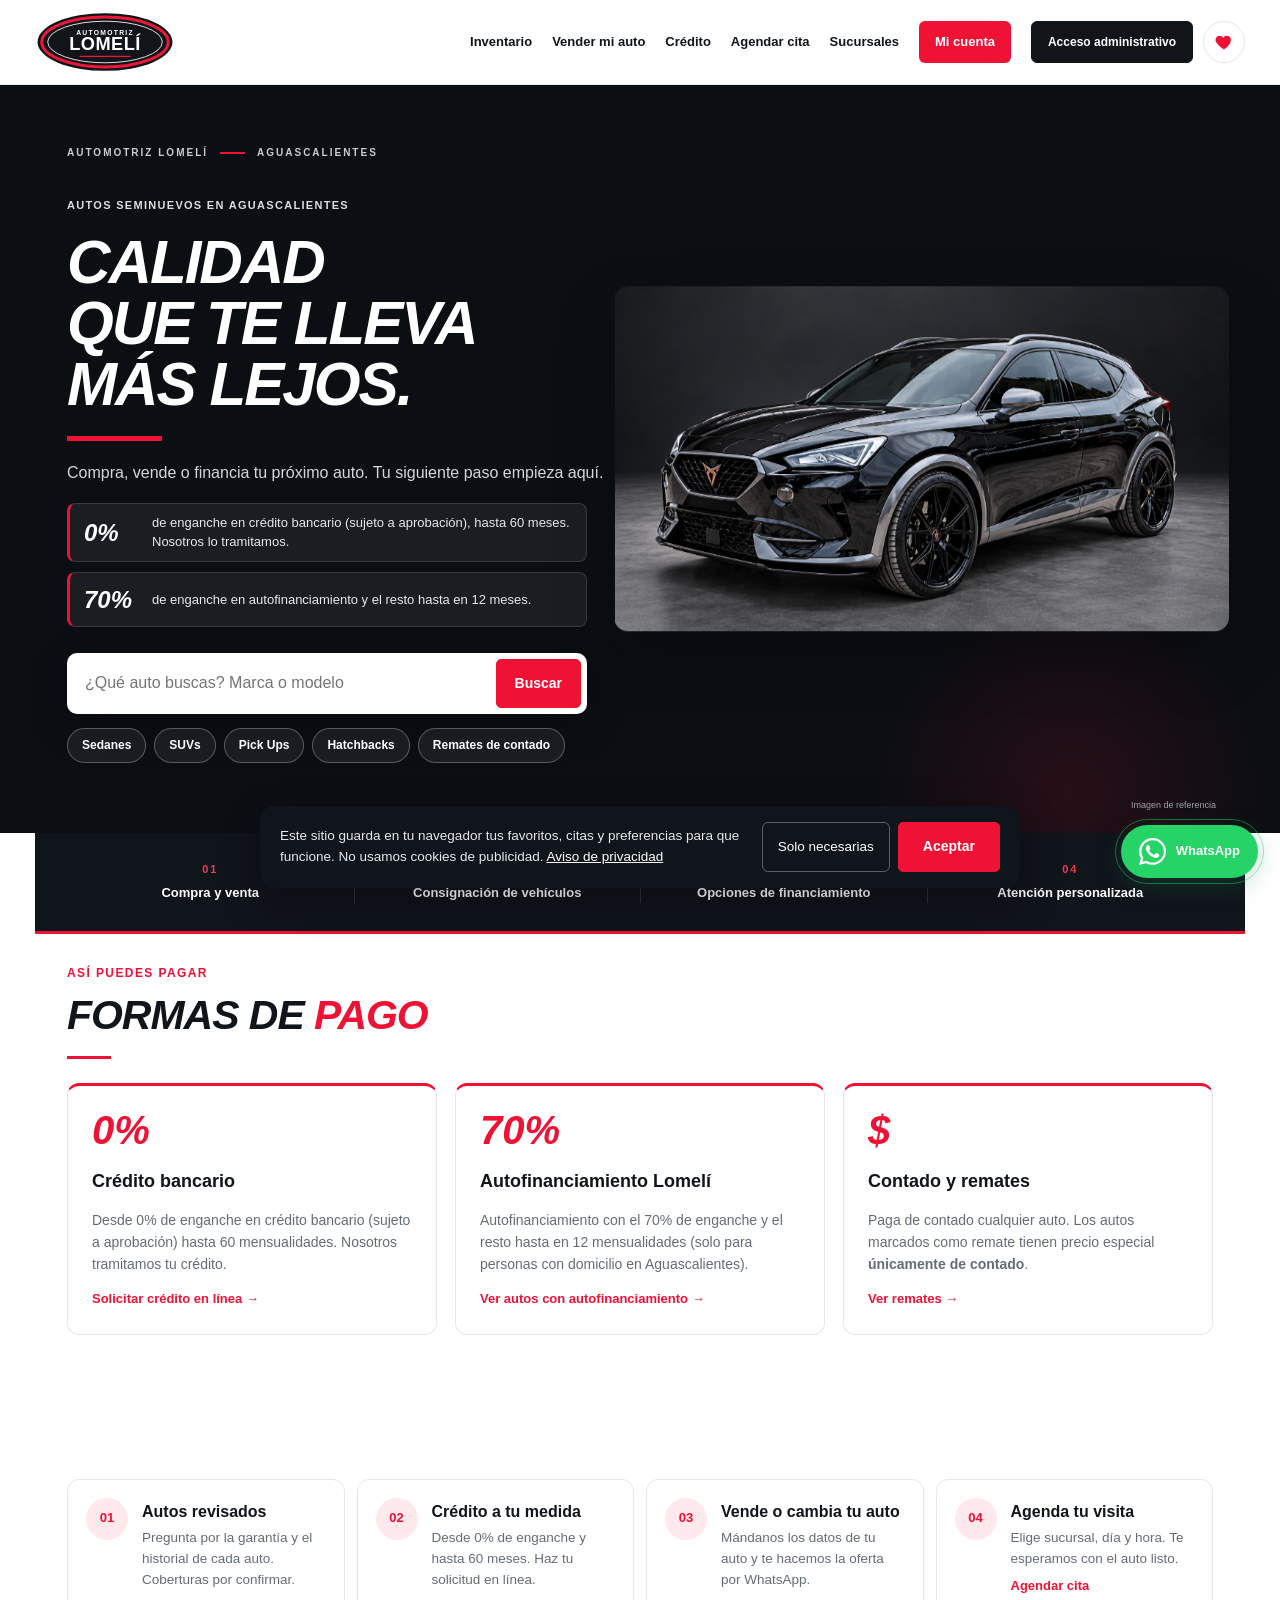
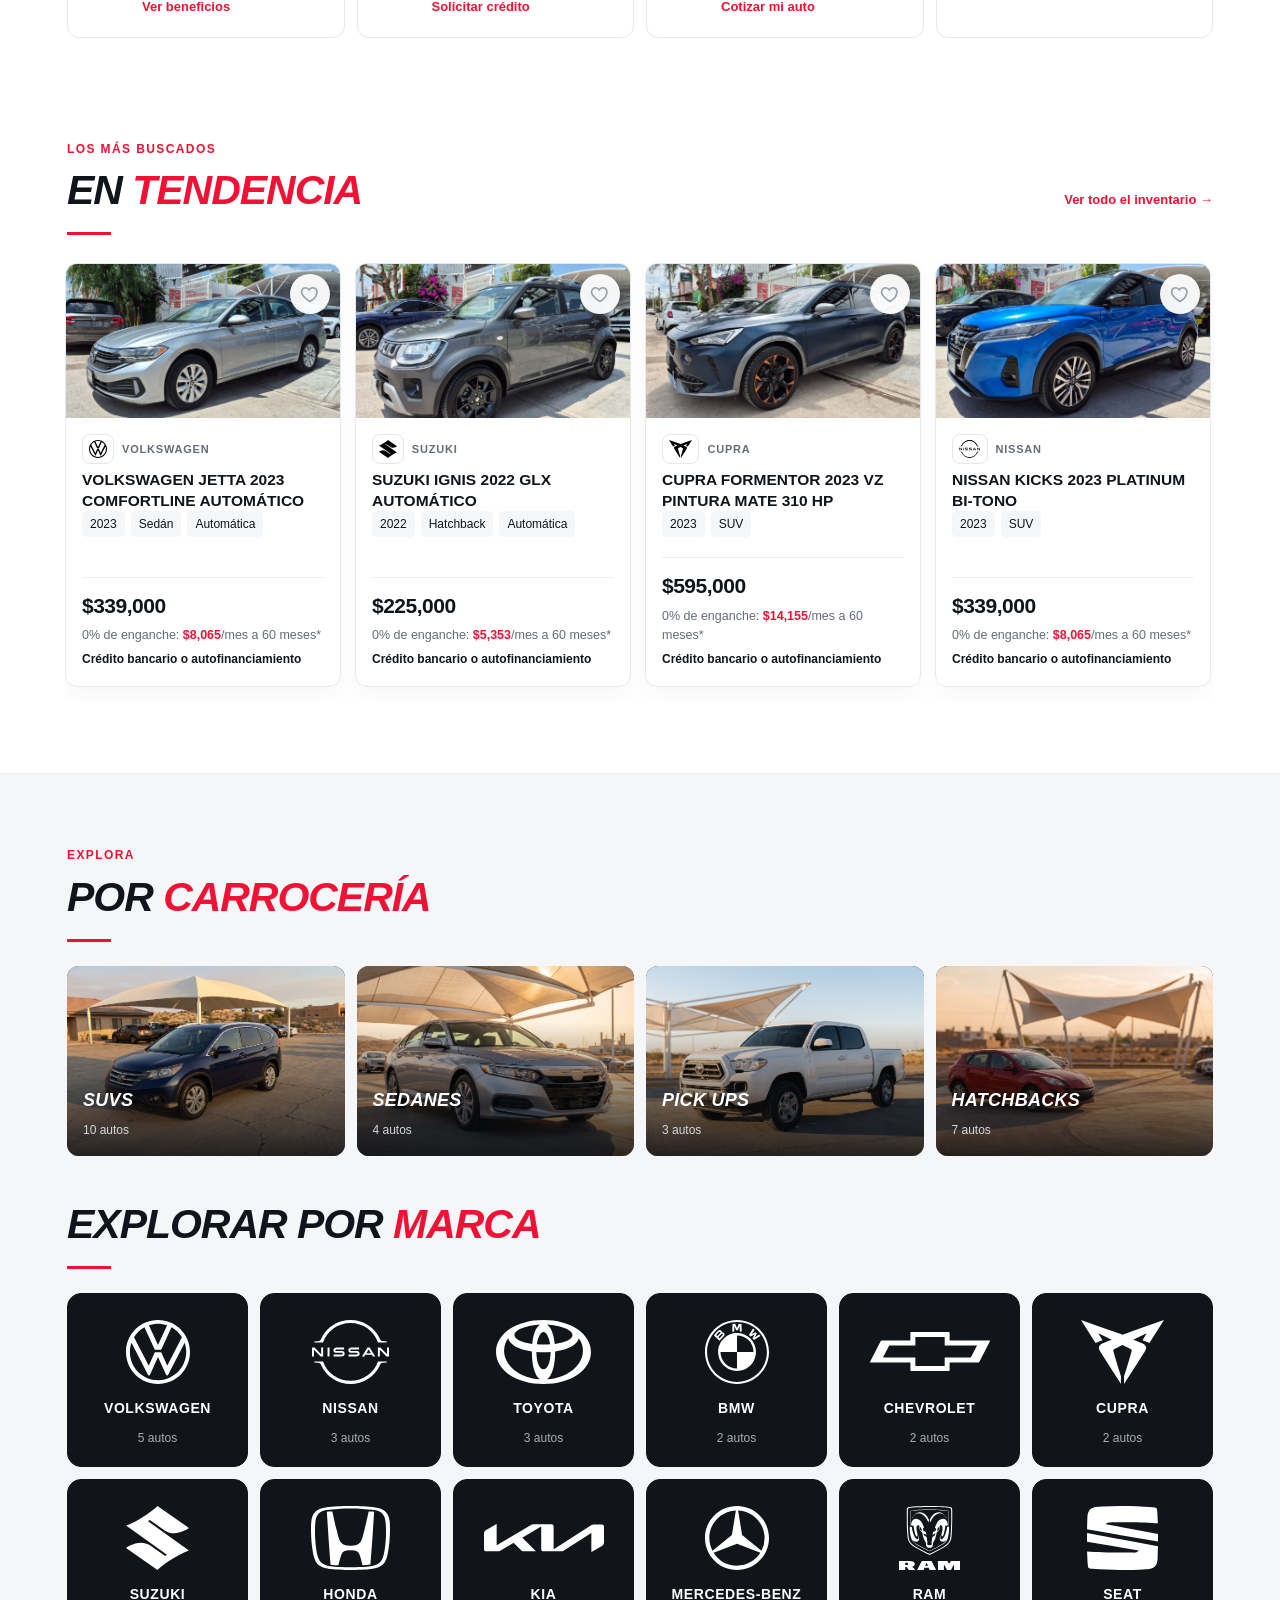
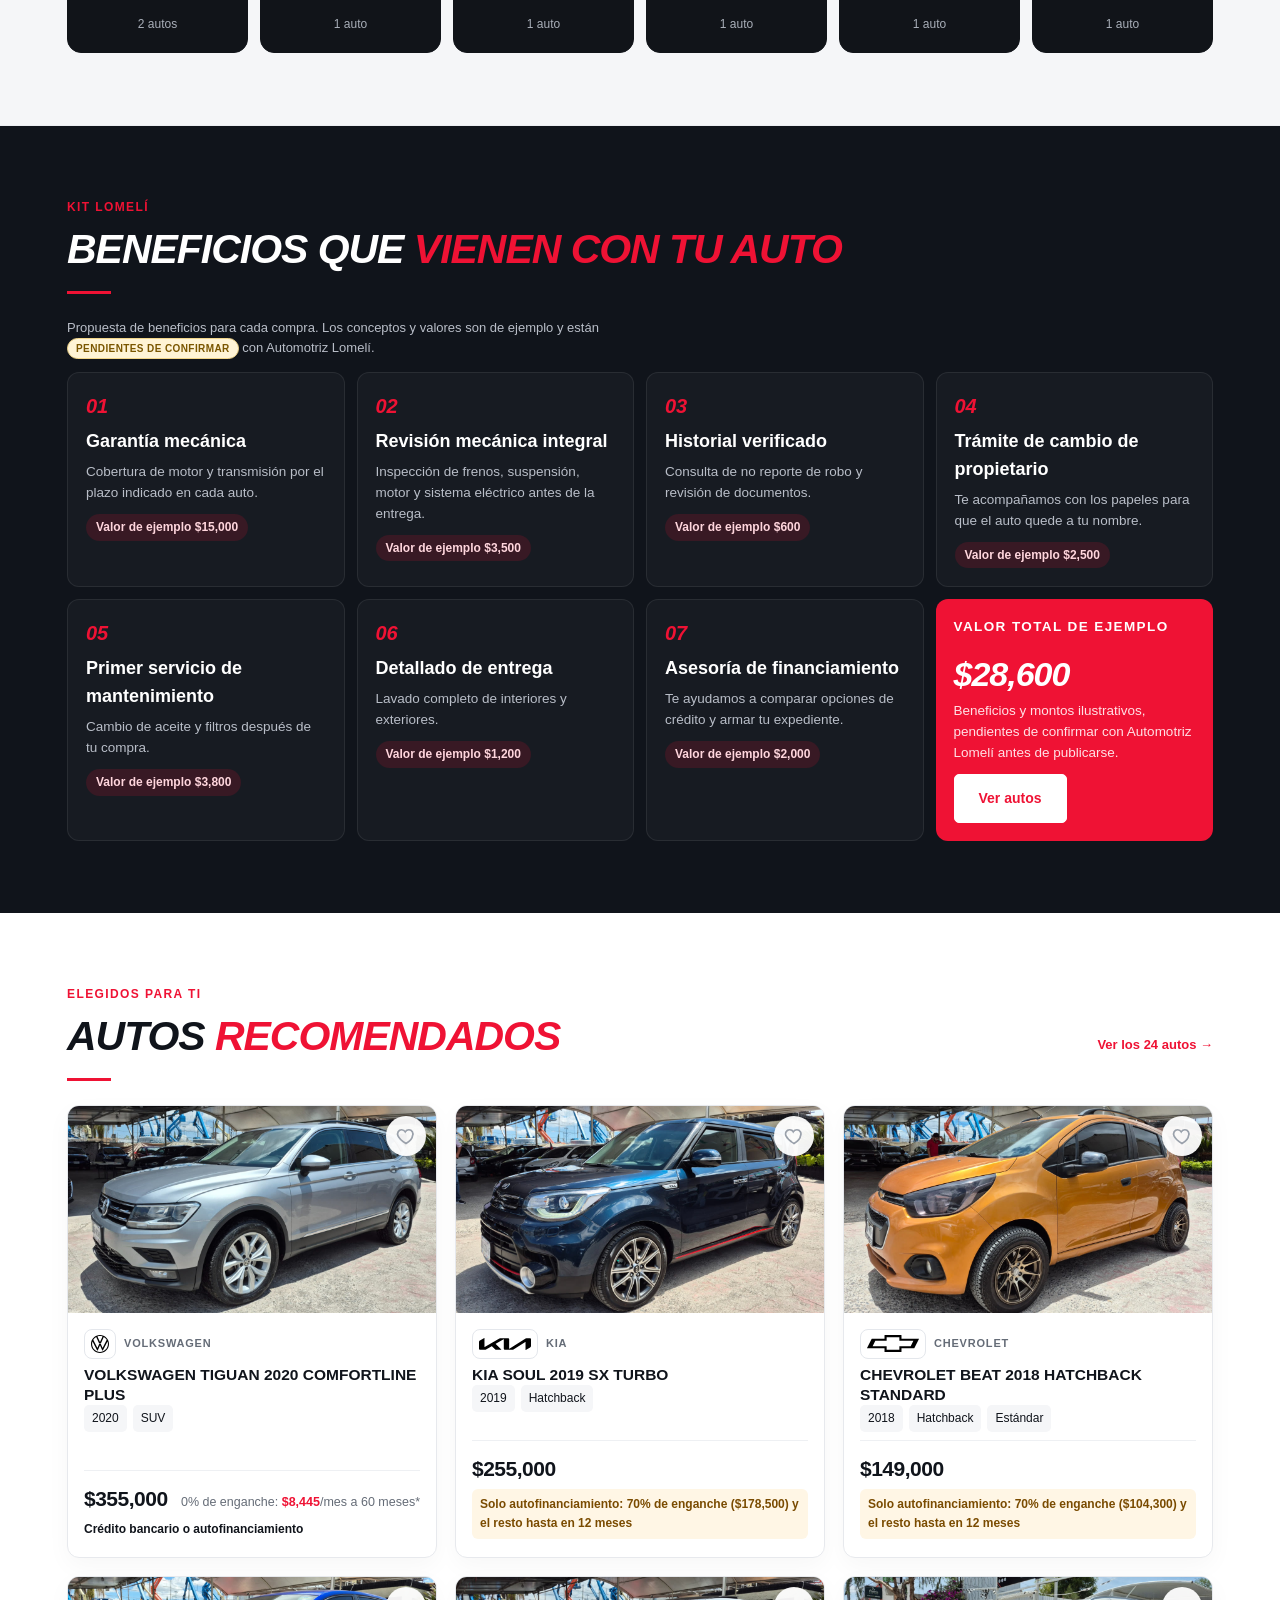
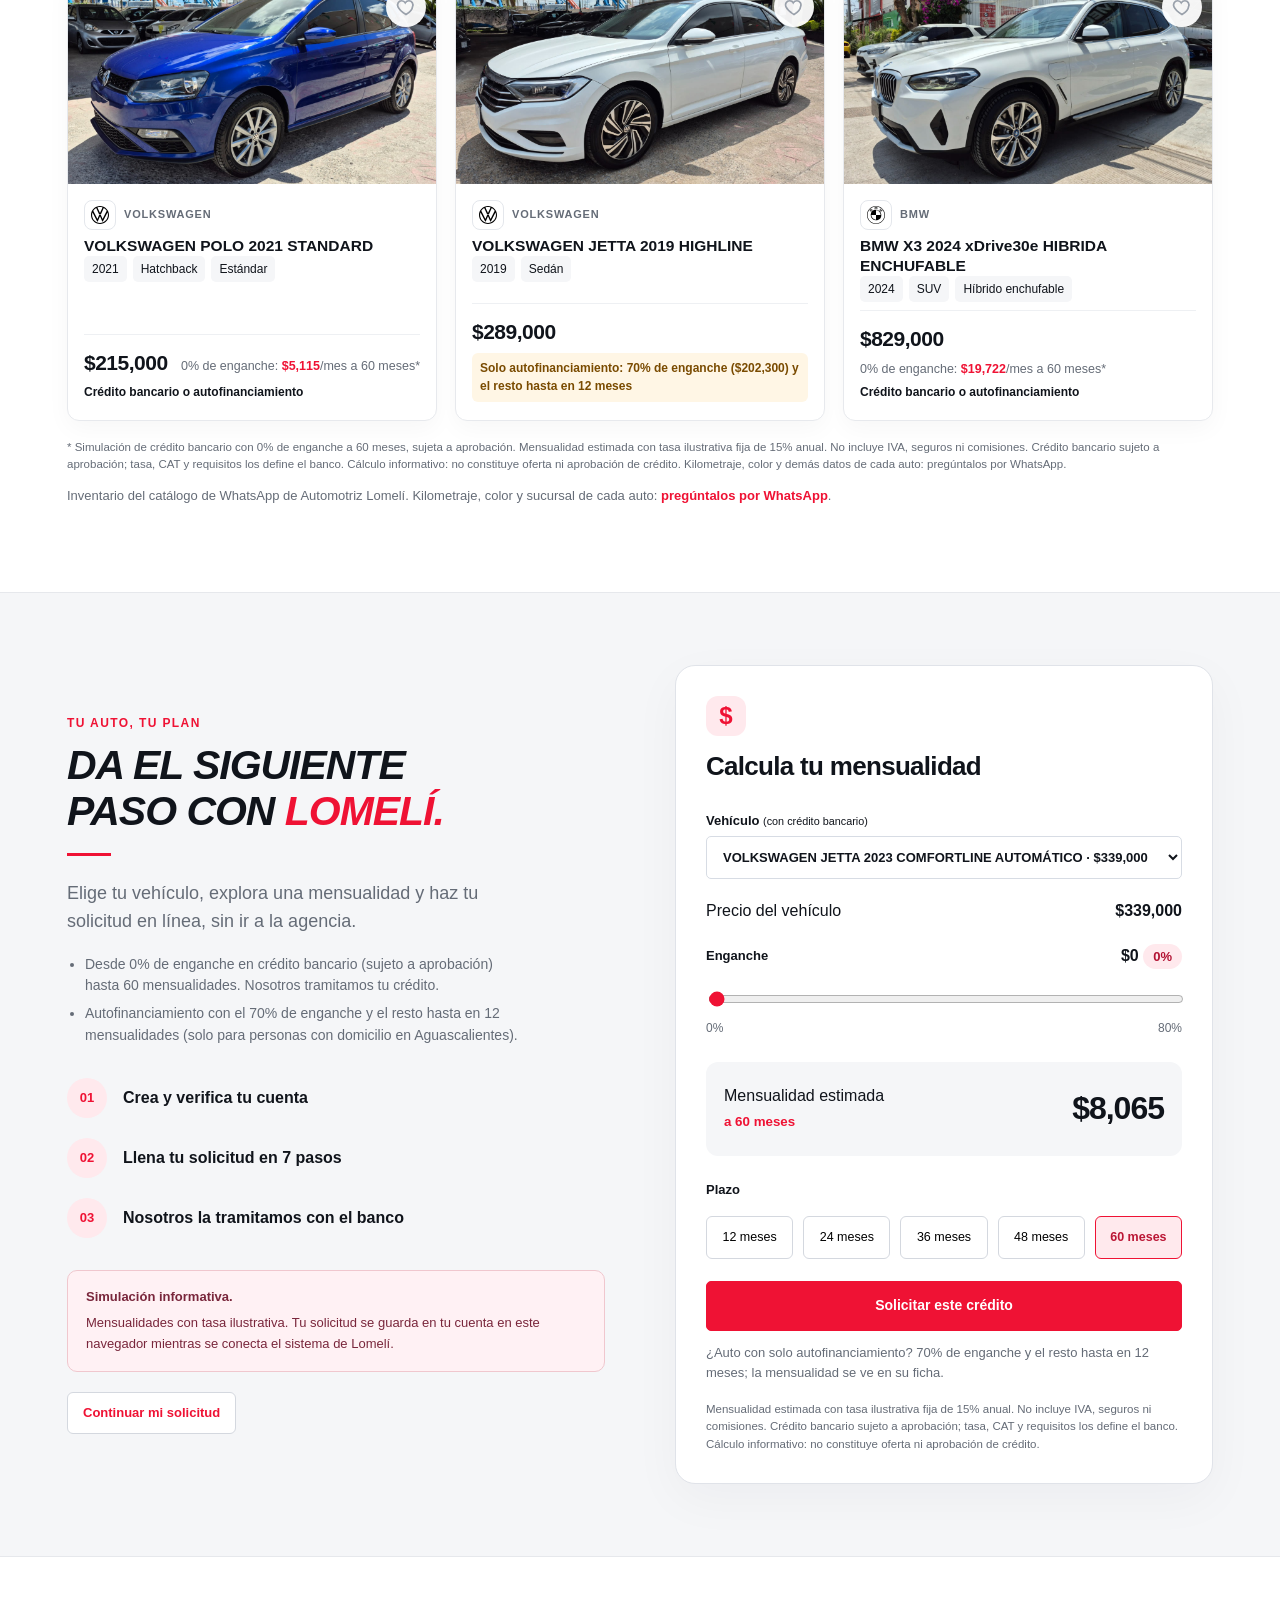
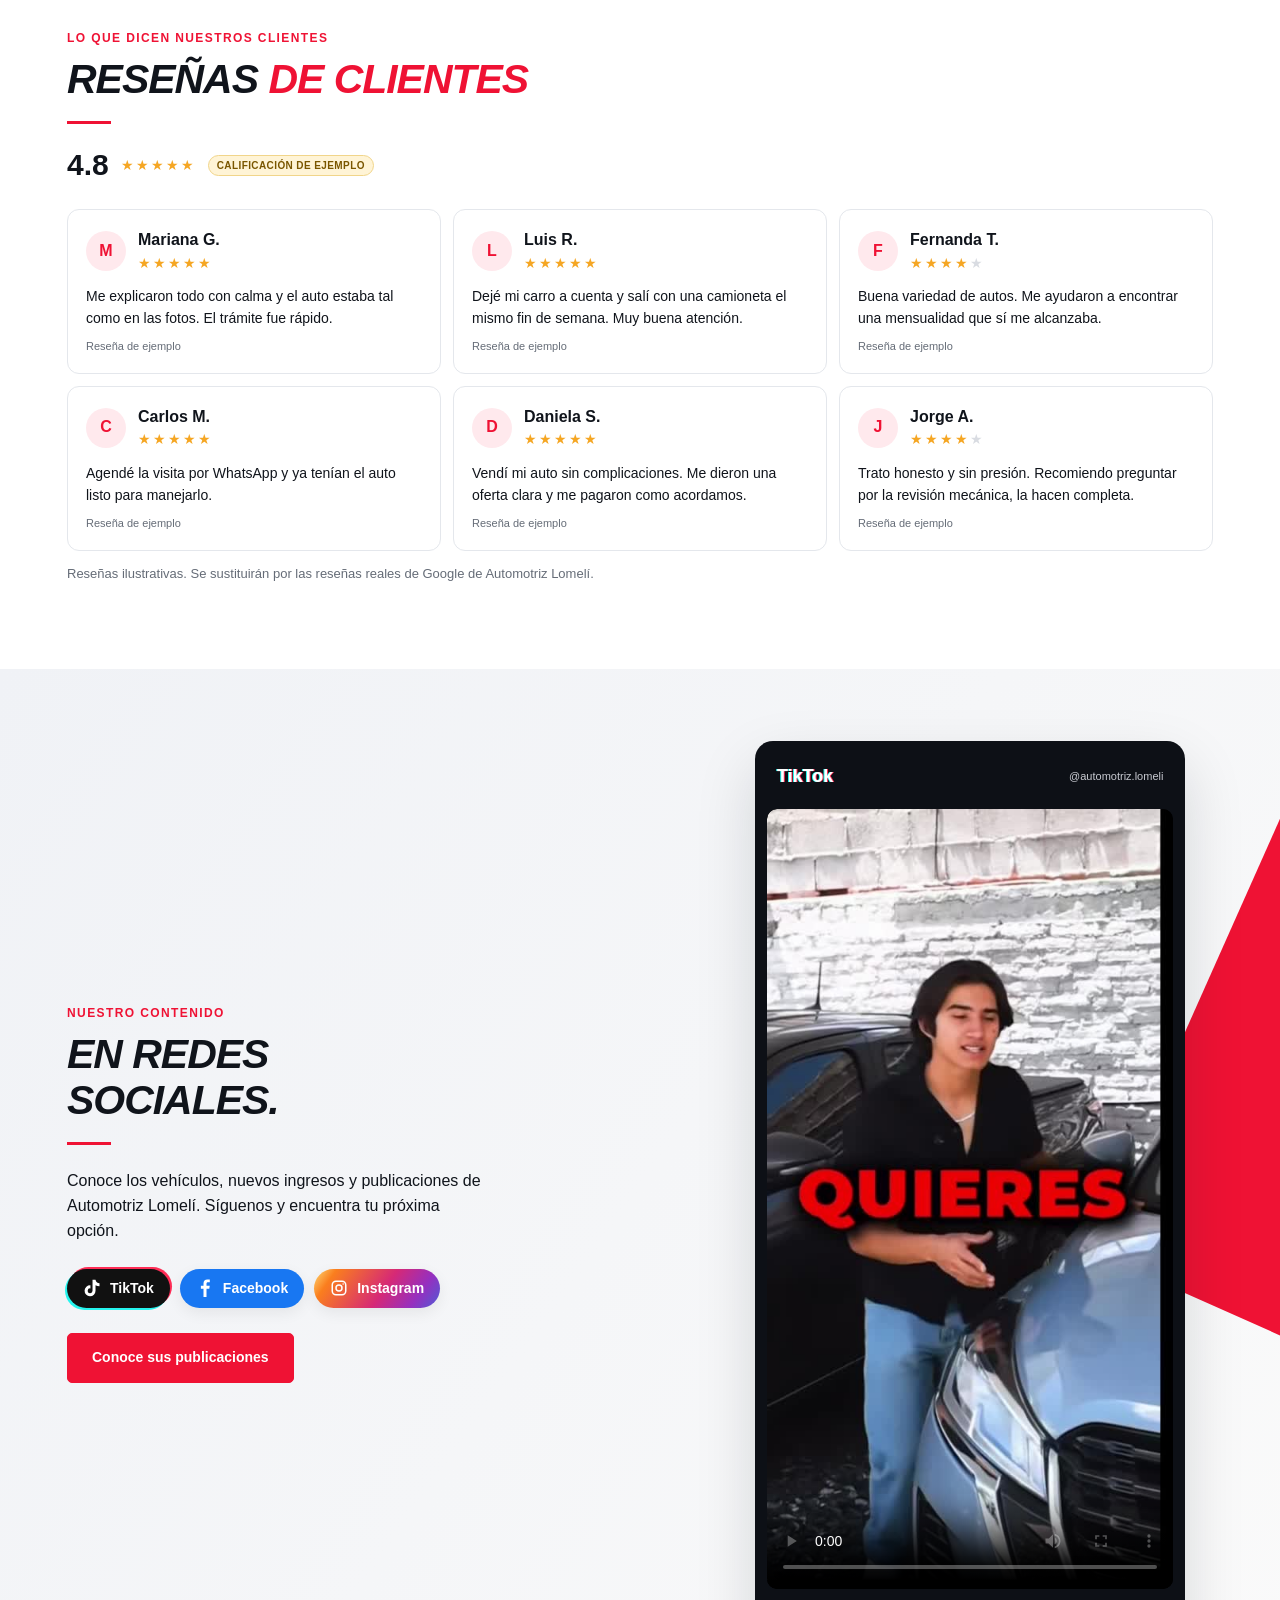
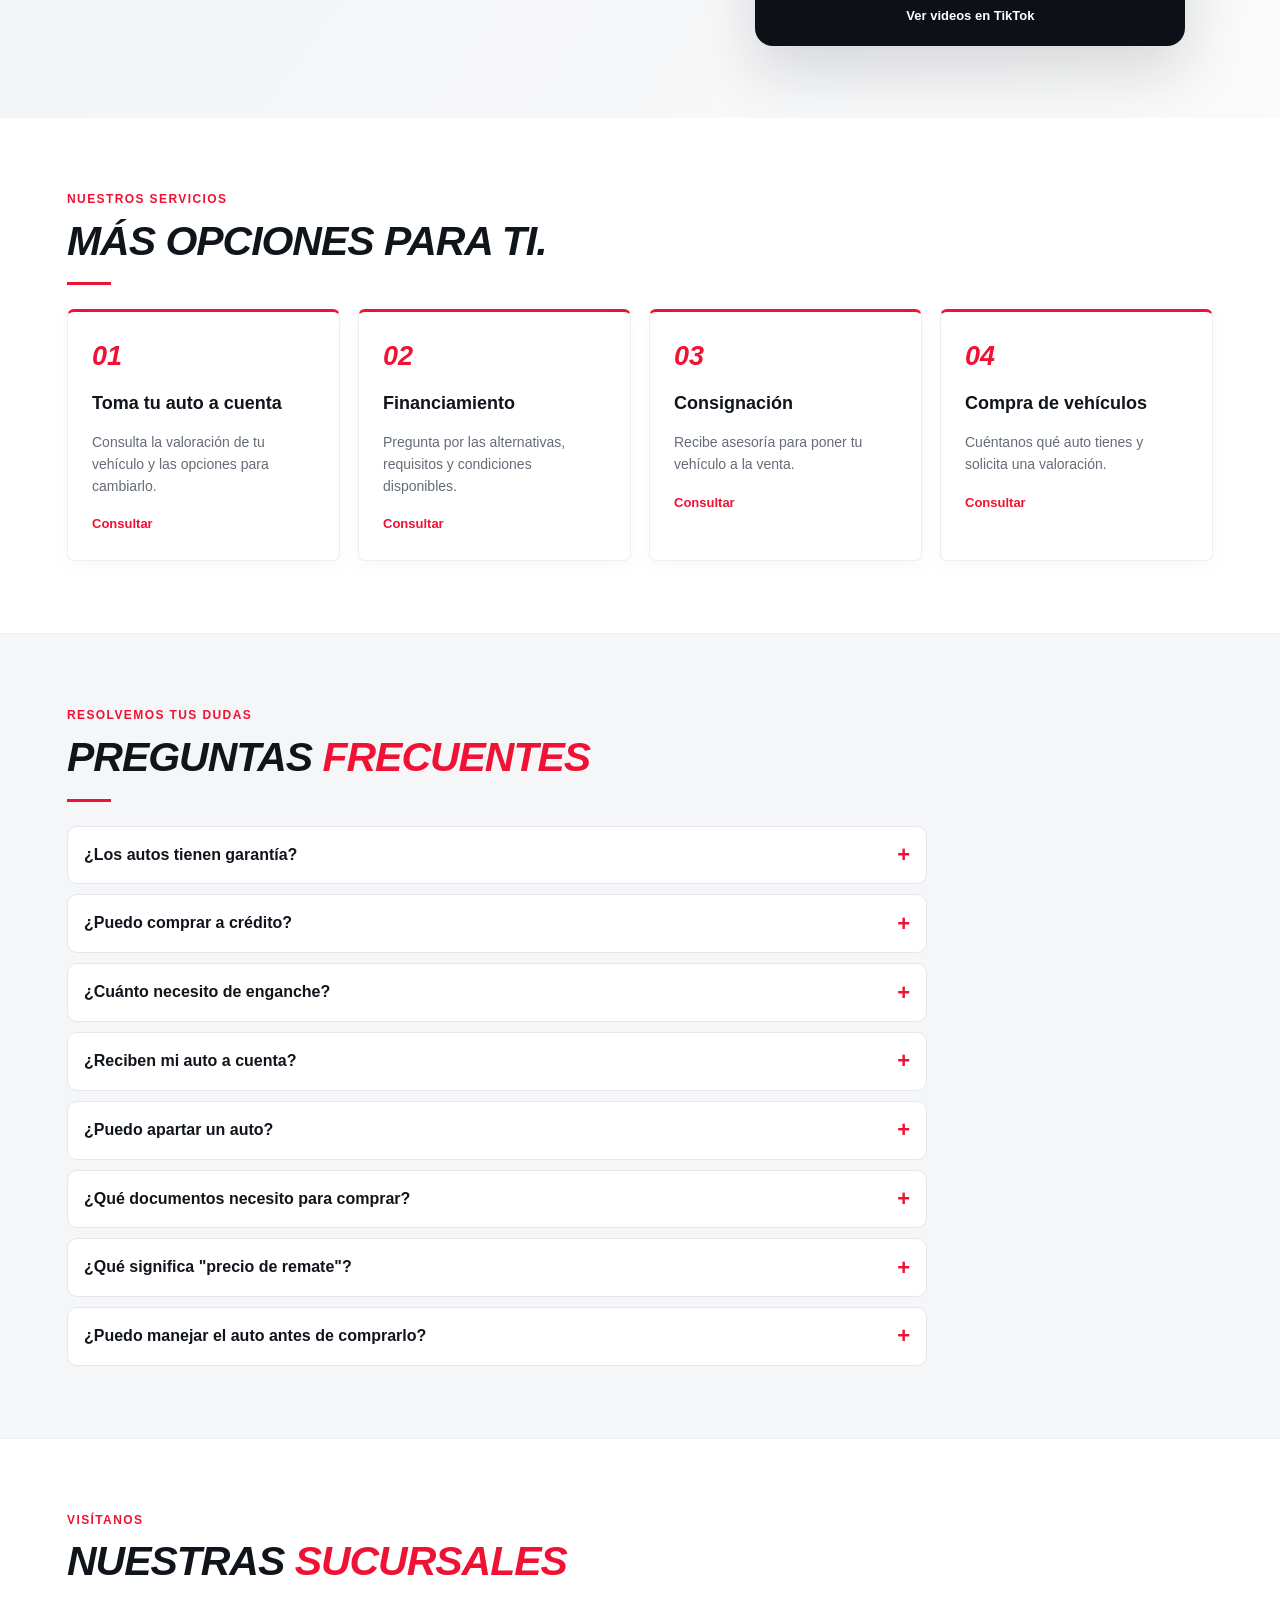
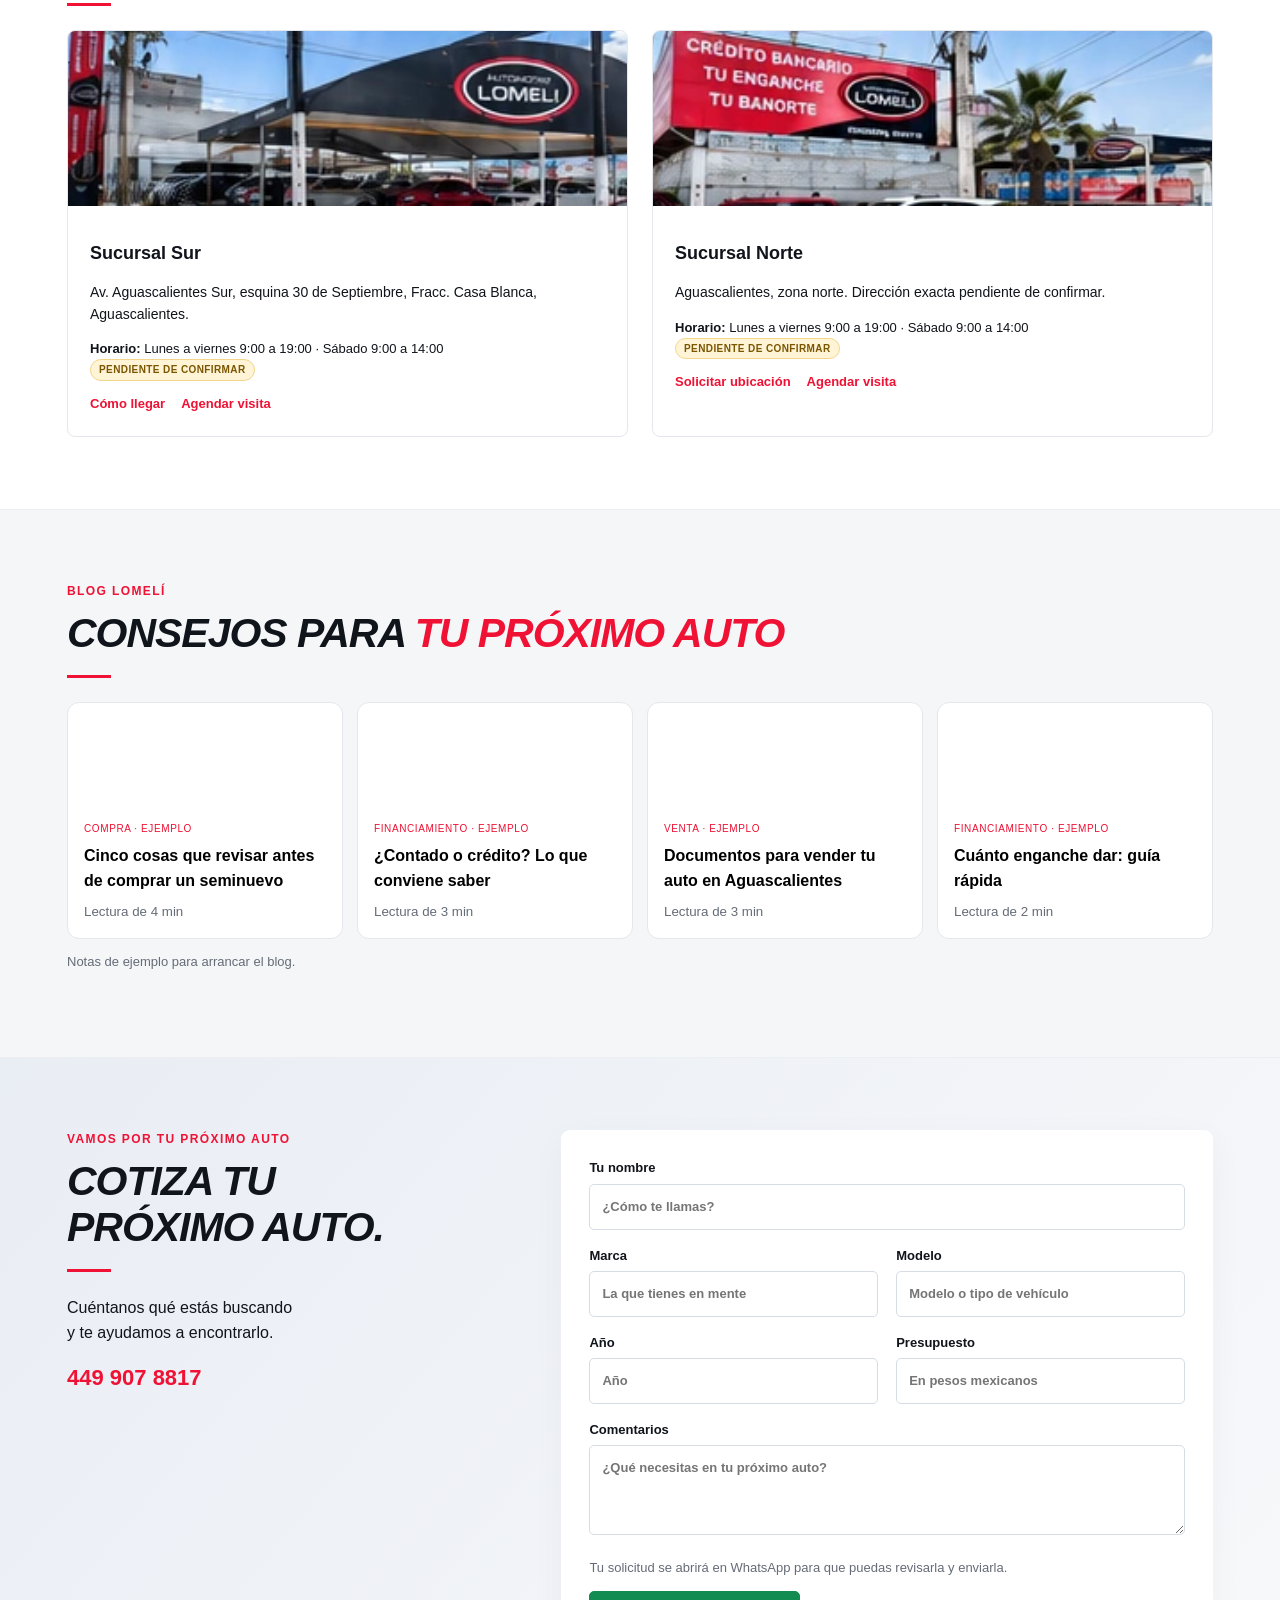
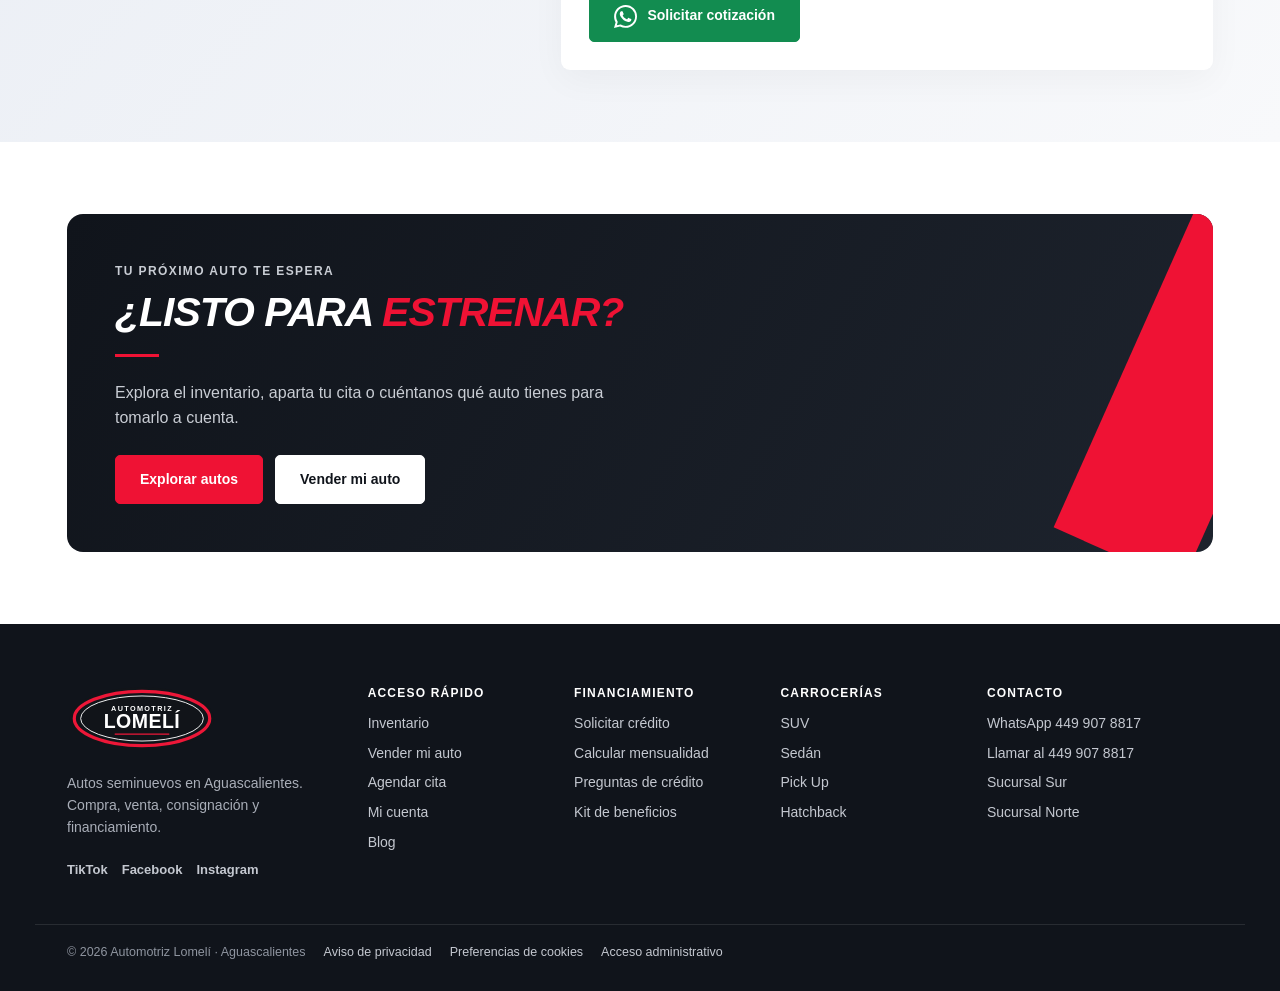
<file: index.html>
<!doctype html><html lang="es"><head><meta charset="UTF-8"><meta name="viewport" content="width=device-width,initial-scale=1"><meta name="description" content="Autos seminuevos en Aguascalientes: inventario con fotos, crédito, venta de tu auto y citas en sucursal. Automotriz Lomelí."><title>Automotriz Lomelí | Autos seminuevos en Aguascalientes</title><link rel="icon" href="assets/logo.svg"><link rel="stylesheet" href="style.css?v=14"><link rel="stylesheet" href="site.css?v=14"></head><body>
<main>
<section class="hero" id="inicio"><div class="heroVisual"><img src="assets/hero-clean.png" alt="Cupra Formentor en la imagen principal de Automotriz Lomelí" fetchpriority="high"></div><div class="heroContent"><span class="heroKicker">AUTOMOTRIZ LOMELÍ <i></i> AGUASCALIENTES</span><p class="eyebrow">AUTOS SEMINUEVOS EN AGUASCALIENTES</p><h1>CALIDAD<br>QUE TE LLEVA<br><em>MÁS LEJOS.</em></h1><p class="heroSub">Compra, vende o financia tu próximo auto. Tu siguiente paso empieza aquí.</p><div class="heroTerms"><span><b>0%</b>de enganche en crédito bancario (sujeto a aprobación), hasta 60 meses. Nosotros lo tramitamos.</span><span><b>70%</b>de enganche en autofinanciamiento y el resto hasta en 12 meses.</span></div><form class="heroSearch" action="inventario.html" role="search"><input id="heroQ" aria-label="Buscar auto por marca o modelo" name="q" placeholder="¿Qué auto buscas? Marca o modelo" autocomplete="off"><button class="btn">Buscar</button></form><div class="heroChips"><a href="inventario.html?tipo=Sed%C3%A1n">Sedanes</a><a href="inventario.html?tipo=SUV">SUVs</a><a href="inventario.html?tipo=Pick%20Up">Pick Ups</a><a href="inventario.html?tipo=Hatchback">Hatchbacks</a><a href="inventario.html?pago=remate">Remates de contado</a></div></div><span class="heroNote">Imagen de referencia</span></section>
<div class="trust wrap"><span><b>01</b>Compra y venta</span><span><b>02</b>Consignación de vehículos</span><span><b>03</b>Opciones de financiamiento</span><span><b>04</b>Atención personalizada</span></div>

<section class="section tight" id="formas-de-pago"><p class="eyebrow">ASÍ PUEDES PAGAR</p><h2>FORMAS DE <em>PAGO</em></h2><div class="payWays"><article><span class="payBig">0%</span><h3>Crédito bancario</h3><p data-term="bank"></p><a class="textLink" href="credito.html">Solicitar crédito en línea →</a></article><article><span class="payBig">70%</span><h3>Autofinanciamiento Lomelí</h3><p data-term="autofin"></p><a class="textLink" href="inventario.html?pago=autofin">Ver autos con autofinanciamiento →</a></article><article><span class="payBig">$</span><h3>Contado y remates</h3><p>Paga de contado cualquier auto. Los autos marcados como remate tienen precio especial <b>únicamente de contado</b>.</p><a class="textLink" href="inventario.html?pago=remate">Ver remates →</a></article></div></section>

<section class="section"><div class="benefits"><article><b>01</b><div><h3>Autos revisados</h3><p>Pregunta por la garantía y el historial de cada auto. Coberturas por confirmar.</p><a class="textLink" href="#garantias">Ver beneficios</a></div></article><article><b>02</b><div><h3>Crédito a tu medida</h3><p>Desde 0% de enganche y hasta 60 meses. Haz tu solicitud en línea.</p><a class="textLink" href="credito.html">Solicitar crédito</a></div></article><article><b>03</b><div><h3>Vende o cambia tu auto</h3><p>Mándanos los datos de tu auto y te hacemos la oferta por WhatsApp.</p><a class="textLink" href="vender.html">Cotizar mi auto</a></div></article><article><b>04</b><div><h3>Agenda tu visita</h3><p>Elige sucursal, día y hora. Te esperamos con el auto listo.</p><a class="textLink" href="cita.html">Agendar cita</a></div></article></div></section>

<section class="section tight" id="tendencia"><div class="sectionHead"><div><p class="eyebrow">LOS MÁS BUSCADOS</p><h2>EN <em>TENDENCIA</em></h2></div><a class="textLink" href="inventario.html">Ver todo el inventario →</a></div><div class="vscroll" id="trend"></div></section>

<section class="band"><div class="section"><p class="eyebrow">EXPLORA</p><h2>POR <em>CARROCERÍA</em></h2><div class="typeGrid" id="types"></div><h2 style="margin-top:46px" id="marcas">EXPLORAR POR <em>MARCA</em></h2><div class="brandGrid" id="brands"></div></div></section>

<section class="dark" id="garantias"><div class="section"><p class="eyebrow">KIT LOMELÍ</p><h2 style="color:#fff">BENEFICIOS QUE <em>VIENEN CON TU AUTO</em></h2><p class="subtle" style="max-width:640px">Propuesta de beneficios para cada compra. Los conceptos y valores son de ejemplo y están <span class="pend">pendientes de confirmar</span> con Automotriz Lomelí.</p><div id="kit"></div></div></section>

<section class="section" id="inventario"><div class="sectionHead"><div><p class="eyebrow">ELEGIDOS PARA TI</p><h2>AUTOS <em>RECOMENDADOS</em></h2></div><a class="textLink" href="inventario.html">Ver los <span id="totalCars"></span> autos →</a></div><div class="vgrid" id="recommended"></div><div id="cardsLegal"></div><p class="subtle">Inventario del catálogo de WhatsApp de Automotriz Lomelí. Kilometraje, color y sucursal de cada auto: <a class="textLink wa" data-message="Hola, quiero más datos de un auto de su inventario.">pregúntalos por WhatsApp</a>.</p></section>

<section id="financiamiento" class="financeSection"><div class="wrap financeLayout"><div class="financeIntro"><p class="eyebrow">TU AUTO, TU PLAN</p><h2>DA EL SIGUIENTE<br>PASO CON <em>LOMELÍ.</em></h2><p>Elige tu vehículo, explora una mensualidad y haz tu solicitud en línea, sin ir a la agencia.</p><ul class="termList"><li data-term="bank"></li><li data-term="autofin"></li></ul><div class="journey"><span><b>01</b> Crea y verifica tu cuenta</span><span><b>02</b> Llena tu solicitud en 7 pasos</span><span><b>03</b> Nosotros la tramitamos con el banco</span></div><div class="demoNotice"><strong>Simulación informativa.</strong><p>Mensualidades con tasa ilustrativa. Tu solicitud se guarda en tu cuenta en este navegador mientras se conecta el sistema de Lomelí.</p></div><button class="textLink" id="resumeRequest">Continuar mi solicitud</button></div><div class="calculator"><span class="calcIcon" aria-hidden="true">$</span><h3>Calcula tu mensualidad</h3><label>Vehículo <small>(con crédito bancario)</small><select id="financeCar"></select></label><div class="calcLine"><span>Precio del vehículo</span><strong id="financePrice"></strong></div><div class="calcLine"><label for="downPayment">Enganche</label><strong><span id="downAmount"></span> <small id="downPercent"></small></strong></div><input id="downPayment" type="range" min="0" max="80" step="5" value="0"><div class="rangeLabels"><span>0%</span><span>80%</span></div><div class="paymentBox"><span>Mensualidad estimada<br><small id="termCaption"></small></span><strong id="monthlyPayment" aria-live="polite"></strong></div><label>Plazo</label><div class="termButtons five" role="group" aria-label="Plazo del crédito" id="termBtns"></div><button id="startRequest" class="btn">Solicitar este crédito</button><p class="subtle" style="margin-top:12px">¿Auto con solo autofinanciamiento? 70% de enganche y el resto hasta en 12 meses; la mensualidad se ve en su ficha.</p><p class="legal" data-legal></p></div></div></section>

<section class="section" id="resenas"><p class="eyebrow">LO QUE DICEN NUESTROS CLIENTES</p><h2>RESEÑAS <em>DE CLIENTES</em></h2><div class="googleBadge"><strong>4.8</strong><span class="stars">★★★★★</span><span class="pend">Calificación de ejemplo</span></div><div id="reviews"></div></section>

<section id="redes" class="socialSection"><div class="wrap social"><div><p class="eyebrow">NUESTRO CONTENIDO</p><h2>EN REDES<br>SOCIALES.</h2><p>Conoce los vehículos, nuevos ingresos y publicaciones de Automotriz Lomelí. Síguenos y encuentra tu próxima opción.</p><div class="socialLinks"><a class="tiktok" href="https://www.tiktok.com/@automotriz.lomeli" target="_blank" rel="noopener"><svg viewBox="0 0 24 24" aria-hidden="true"><path fill="currentColor" d="M16.7 1h-4v14.7a3.2 3.2 0 1 1-2.8-3.2V8.4a7.3 7.3 0 1 0 6.8 7.3V8.2a10 10 0 0 0 5.3 1.5V5.6A5.5 5.5 0 0 1 16.7 1Z"/></svg>TikTok</a><a class="facebook" href="https://www.facebook.com/share/12E1Avqvkmo/" target="_blank" rel="noopener"><svg viewBox="0 0 24 24" aria-hidden="true"><path fill="currentColor" d="M14 24V13h3.7l.6-4H14V6.4c0-1.2.4-2 2.1-2h2.3V.8A29 29 0 0 0 15.1.6C11.9.6 10 2.5 10 6v3H6.5v4H10v11Z"/></svg>Facebook</a><a class="instagram" href="https://www.instagram.com/automotriz.lomeli/" target="_blank" rel="noopener"><svg viewBox="0 0 24 24" fill="none" stroke="currentColor" stroke-width="2" aria-hidden="true"><rect x="3" y="3" width="18" height="18" rx="5"/><circle cx="12" cy="12" r="4"/><circle cx="17.5" cy="6.5" r="1" fill="currentColor" stroke="none"/></svg>Instagram</a></div><a class="btn" href="https://linktr.ee/AutomotrizLomeli" target="_blank" rel="noopener">Conoce sus publicaciones</a></div><div class="videoFeature"><div class="videoHeading"><span class="videoMark">TikTok</span><span>@automotriz.lomeli</span></div><div class="videoStage hasVideo"><video id="lomeliVideo" controls playsinline preload="metadata" poster="assets/video-poster.jpg" aria-label="Video de Automotriz Lomelí"><source src="assets/lomeli-video.mp4" type="video/mp4">Tu navegador no permite reproducir este video.</video></div><a class="videoFooter" href="https://www.tiktok.com/@automotriz.lomeli" target="_blank" rel="noopener">Ver videos en TikTok</a></div></div></section>
<section class="wrap" id="servicios"><p class="eyebrow">NUESTROS SERVICIOS</p><h2>MÁS OPCIONES PARA TI.</h2><div class="services"><article><b>01</b><h3>Toma tu auto a cuenta</h3><p>Consulta la valoración de tu vehículo y las opciones para cambiarlo.</p><a class="textLink wa" data-message="Quiero consultar la toma de mi auto a cuenta.">Consultar</a></article><article><b>02</b><h3>Financiamiento</h3><p>Pregunta por las alternativas, requisitos y condiciones disponibles.</p><a class="textLink wa" data-message="Quiero información sobre financiamiento.">Consultar</a></article><article><b>03</b><h3>Consignación</h3><p>Recibe asesoría para poner tu vehículo a la venta.</p><a class="textLink wa" data-message="Me interesa consignar mi vehículo.">Consultar</a></article><article><b>04</b><h3>Compra de vehículos</h3><p>Cuéntanos qué auto tienes y solicita una valoración.</p><a class="textLink wa" data-message="Quiero vender mi auto y consultar una valoración.">Consultar</a></article></div></section>

<section class="band" id="faq"><div class="section"><p class="eyebrow">RESOLVEMOS TUS DUDAS</p><h2>PREGUNTAS <em>FRECUENTES</em></h2><div id="faqList"></div></div></section>

<section class="section" id="sucursales"><p class="eyebrow">VISÍTANOS</p><h2>NUESTRAS <em>SUCURSALES</em></h2><div id="branchList"></div></section>

<section class="band" id="blog"><div class="section"><p class="eyebrow">BLOG LOMELÍ</p><h2>CONSEJOS PARA <em>TU PRÓXIMO AUTO</em></h2><div class="blogGrid" id="blogGrid"></div><p class="subtle">Notas de ejemplo para arrancar el blog.</p></div></section>

<section class="contactSection" id="contacto"><div class="wrap contact"><div><p class="eyebrow">VAMOS POR TU PRÓXIMO AUTO</p><h2>COTIZA TU<br>PRÓXIMO AUTO.</h2><p>Cuéntanos qué estás buscando<br>y te ayudamos a encontrarlo.</p><a href="tel:+524499078817">449 907 8817</a></div><form id="quote"><label>Tu nombre<input name="nombre" required placeholder="¿Cómo te llamas?"></label><div class="formGrid"><label>Marca<input name="marca" placeholder="La que tienes en mente"></label><label>Modelo<input name="modelo" placeholder="Modelo o tipo de vehículo"></label><label>Año<input name="anio" type="number" min="1950" max="2027" placeholder="Año"></label><label>Presupuesto<input name="presupuesto" type="number" min="0" placeholder="En pesos mexicanos"></label></div><label>Comentarios<textarea name="comentarios" placeholder="¿Qué necesitas en tu próximo auto?"></textarea></label><p class="subtle">Tu solicitud se abrirá en WhatsApp para que puedas revisarla y enviarla.</p><button class="btn quoteButton"><svg class="waIcon" viewBox="0 0 24 24" aria-hidden="true"><path fill="currentColor" d="M20.52 3.48A11.87 11.87 0 0 0 12.05 0C5.47 0 .11 5.35.1 11.93c0 2.1.55 4.16 1.6 5.98L0 24l6.25-1.64a11.9 11.9 0 0 0 5.8 1.48h.01c6.58 0 11.93-5.35 11.94-11.93a11.88 11.88 0 0 0-3.48-8.43ZM12.06 21.83a9.87 9.87 0 0 1-5.03-1.38l-.36-.21-3.72.98.99-3.63-.23-.37a9.86 9.86 0 0 1-1.51-5.29c0-5.47 4.45-9.92 9.92-9.92 2.65 0 5.14 1.04 7.02 2.91a9.86 9.86 0 0 1 2.9 7.02c0 5.47-4.45 9.91-9.98 9.89Zm5.44-7.42c-.3-.15-1.76-.87-2.03-.97-.27-.1-.47-.15-.67.15-.2.3-.77.97-.94 1.17-.18.2-.35.22-.65.07-.3-.15-1.26-.46-2.39-1.46-.88-.78-1.48-1.74-1.65-2.04-.17-.3-.02-.46.13-.61.13-.13.3-.35.45-.52.15-.18.2-.3.3-.5.1-.2.05-.37-.02-.52-.08-.15-.67-1.61-.92-2.2-.24-.58-.49-.5-.67-.51h-.57c-.2 0-.52.07-.8.37-.26.3-1.03 1.02-1.03 2.48s1.06 2.88 1.21 3.08c.15.2 2.1 3.2 5.08 4.49.71.3 1.26.48 1.69.62.7.22 1.34.19 1.85.11.56-.08 1.76-.72 2.01-1.42.25-.69.25-1.29.18-1.41-.08-.13-.28-.2-.58-.35Z"/></svg>Solicitar cotización</button></form></div></section>

<section class="section"><div class="ctaFinal"><p class="eyebrow">TU PRÓXIMO AUTO TE ESPERA</p><h2>¿LISTO PARA <em>ESTRENAR?</em></h2><p>Explora el inventario, aparta tu cita o cuéntanos qué auto tienes para tomarlo a cuenta.</p><div class="actions"><a class="btn" href="inventario.html">Explorar autos</a><a class="btn light" href="vender.html">Vender mi auto</a></div></div></section>
</main>
<dialog id="article" class="portalDialog"><button class="close" data-close-article aria-label="Cerrar">×</button><div id="articleBody" class="article"></div></dialog>
<script src="data.js?v=14"></script><script src="finance.js?v=14"></script><script src="common.js?v=14"></script><script src="admin.js?v=14"></script><script src="perfil.js?v=14"></script><script src="portal.js?v=14"></script><script src="app.js?v=14"></script></body></html>
</file>
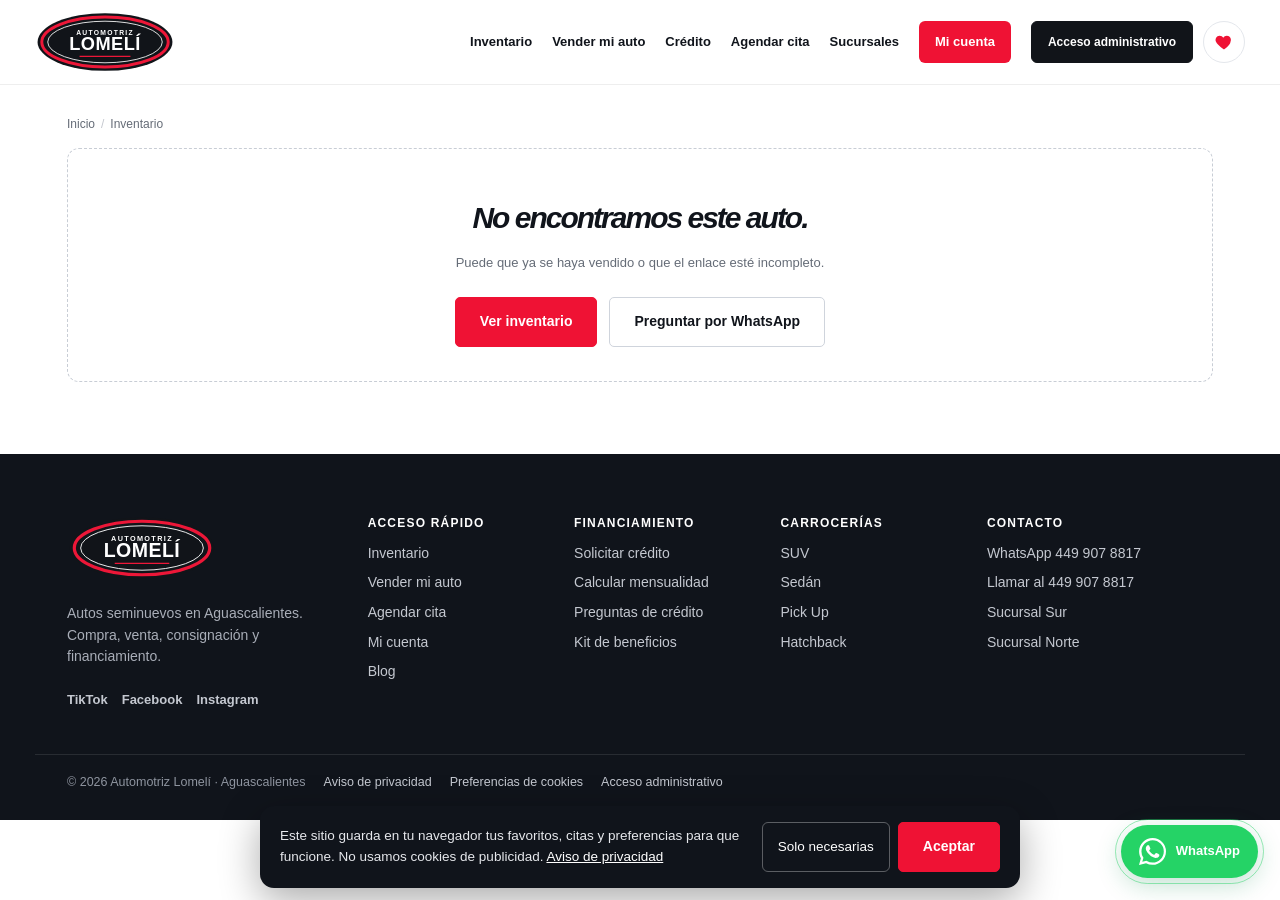
<file: auto.html>
<!doctype html><html lang="es"><head><meta charset="UTF-8"><meta name="viewport" content="width=device-width,initial-scale=1"><meta name="description" content="Ficha del auto: fotos, precio, mensualidad estimada, ficha técnica y agenda de visita. Automotriz Lomelí, Aguascalientes."><title>Auto seminuevo | Automotriz Lomelí</title><link rel="icon" href="assets/logo.svg"><link rel="stylesheet" href="style.css?v=14"><link rel="stylesheet" href="site.css?v=14"></head><body class="hasSticky">
<main><section class="section tight"><nav class="crumbs" id="crumbs" aria-label="Ruta"><a href="index.html">Inicio</a><span><a href="inventario.html">Inventario</a></span></nav><div id="carRoot"></div></section></main>
<script src="data.js?v=14"></script><script src="finance.js?v=14"></script><script src="common.js?v=14"></script><script src="admin.js?v=14"></script><script src="perfil.js?v=14"></script><script src="portal.js?v=14"></script><script src="auto.js?v=14"></script></body></html>
</file>
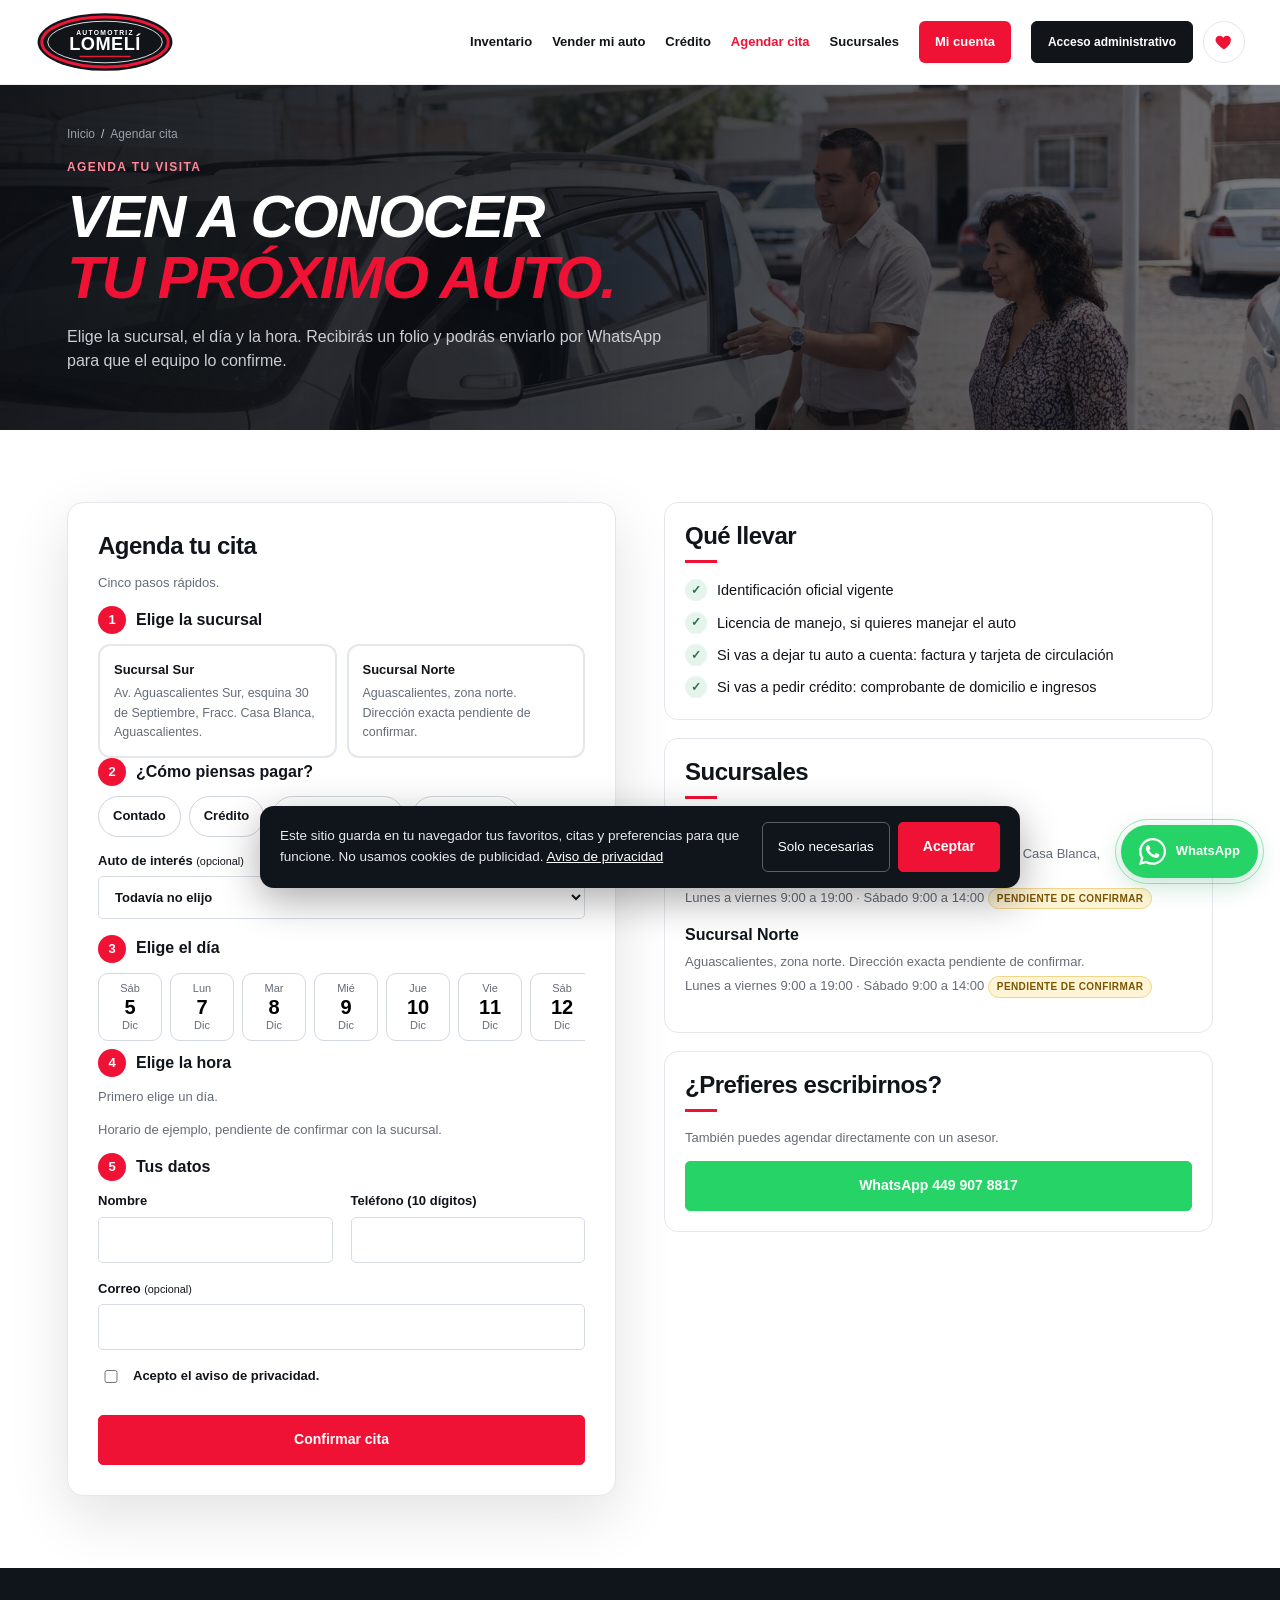
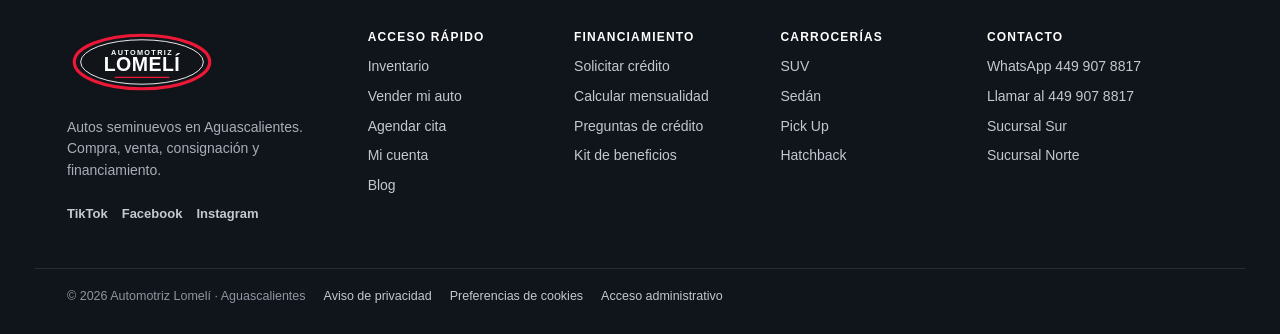
<file: cita.html>
<!doctype html><html lang="es"><head><meta charset="UTF-8"><meta name="viewport" content="width=device-width,initial-scale=1"><meta name="description" content="Agenda tu cita en Automotriz Lomelí: elige sucursal, día y hora para ver y manejar tu próximo auto en Aguascalientes."><title>Agenda tu cita | Automotriz Lomelí</title><link rel="icon" href="assets/logo.svg"><link rel="stylesheet" href="style.css?v=14"><link rel="stylesheet" href="site.css?v=14"></head><body>
<main>
<section class="pageHero photoHero" style="--hero:url(assets/secciones/cita.jpg)"><div class="section"><nav class="crumbs" aria-label="Ruta"><a href="index.html">Inicio</a><span>Agendar cita</span></nav><p class="eyebrow">AGENDA TU VISITA</p><h1>VEN A CONOCER<br><em>TU PRÓXIMO AUTO.</em></h1><p>Elige la sucursal, el día y la hora. Recibirás un folio y podrás enviarlo por WhatsApp para que el equipo lo confirme.</p></div></section>
<section class="section"><div class="split"><div class="formCard"><h2>Agenda tu cita</h2><p class="subtle">Cinco pasos rápidos.</p><div id="bookingBox"></div></div>
<aside style="display:grid;gap:18px"><div class="box"><h2>Qué llevar</h2><ul class="includes"><li><span>Identificación oficial vigente</span></li><li><span>Licencia de manejo, si quieres manejar el auto</span></li><li><span>Si vas a dejar tu auto a cuenta: factura y tarjeta de circulación</span></li><li><span>Si vas a pedir crédito: comprobante de domicilio e ingresos</span></li></ul></div><div class="box"><h2>Sucursales</h2><div id="branchMini"></div></div><div class="box"><h2>¿Prefieres escribirnos?</h2><p class="subtle">También puedes agendar directamente con un asesor.</p><a class="btn waBtn wa wide" data-message="Hola, quiero agendar una cita para ver un auto.">WhatsApp 449 907 8817</a></div></aside></div></section>
</main>
<script src="data.js?v=14"></script><script src="finance.js?v=14"></script><script src="common.js?v=14"></script><script src="admin.js?v=14"></script><script src="perfil.js?v=14"></script><script src="portal.js?v=14"></script><script src="cita.js?v=14"></script></body></html>
</file>
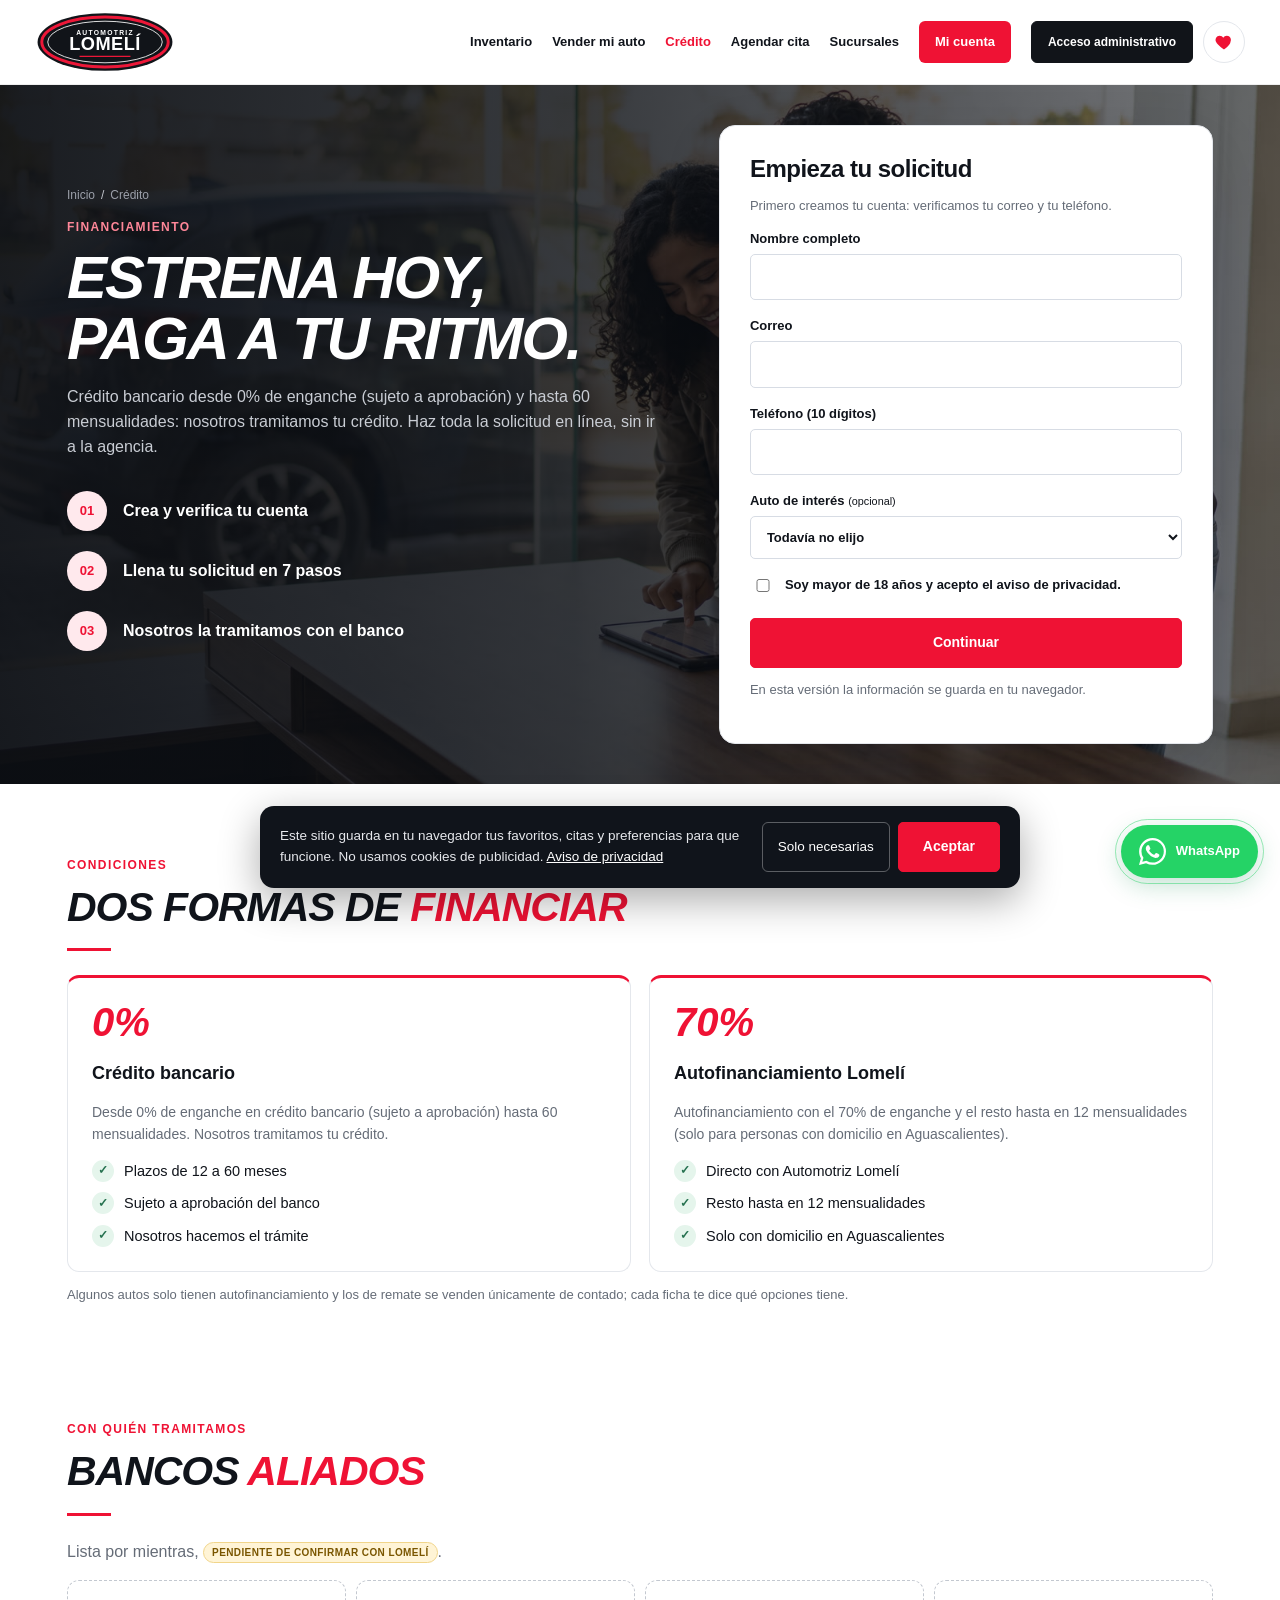
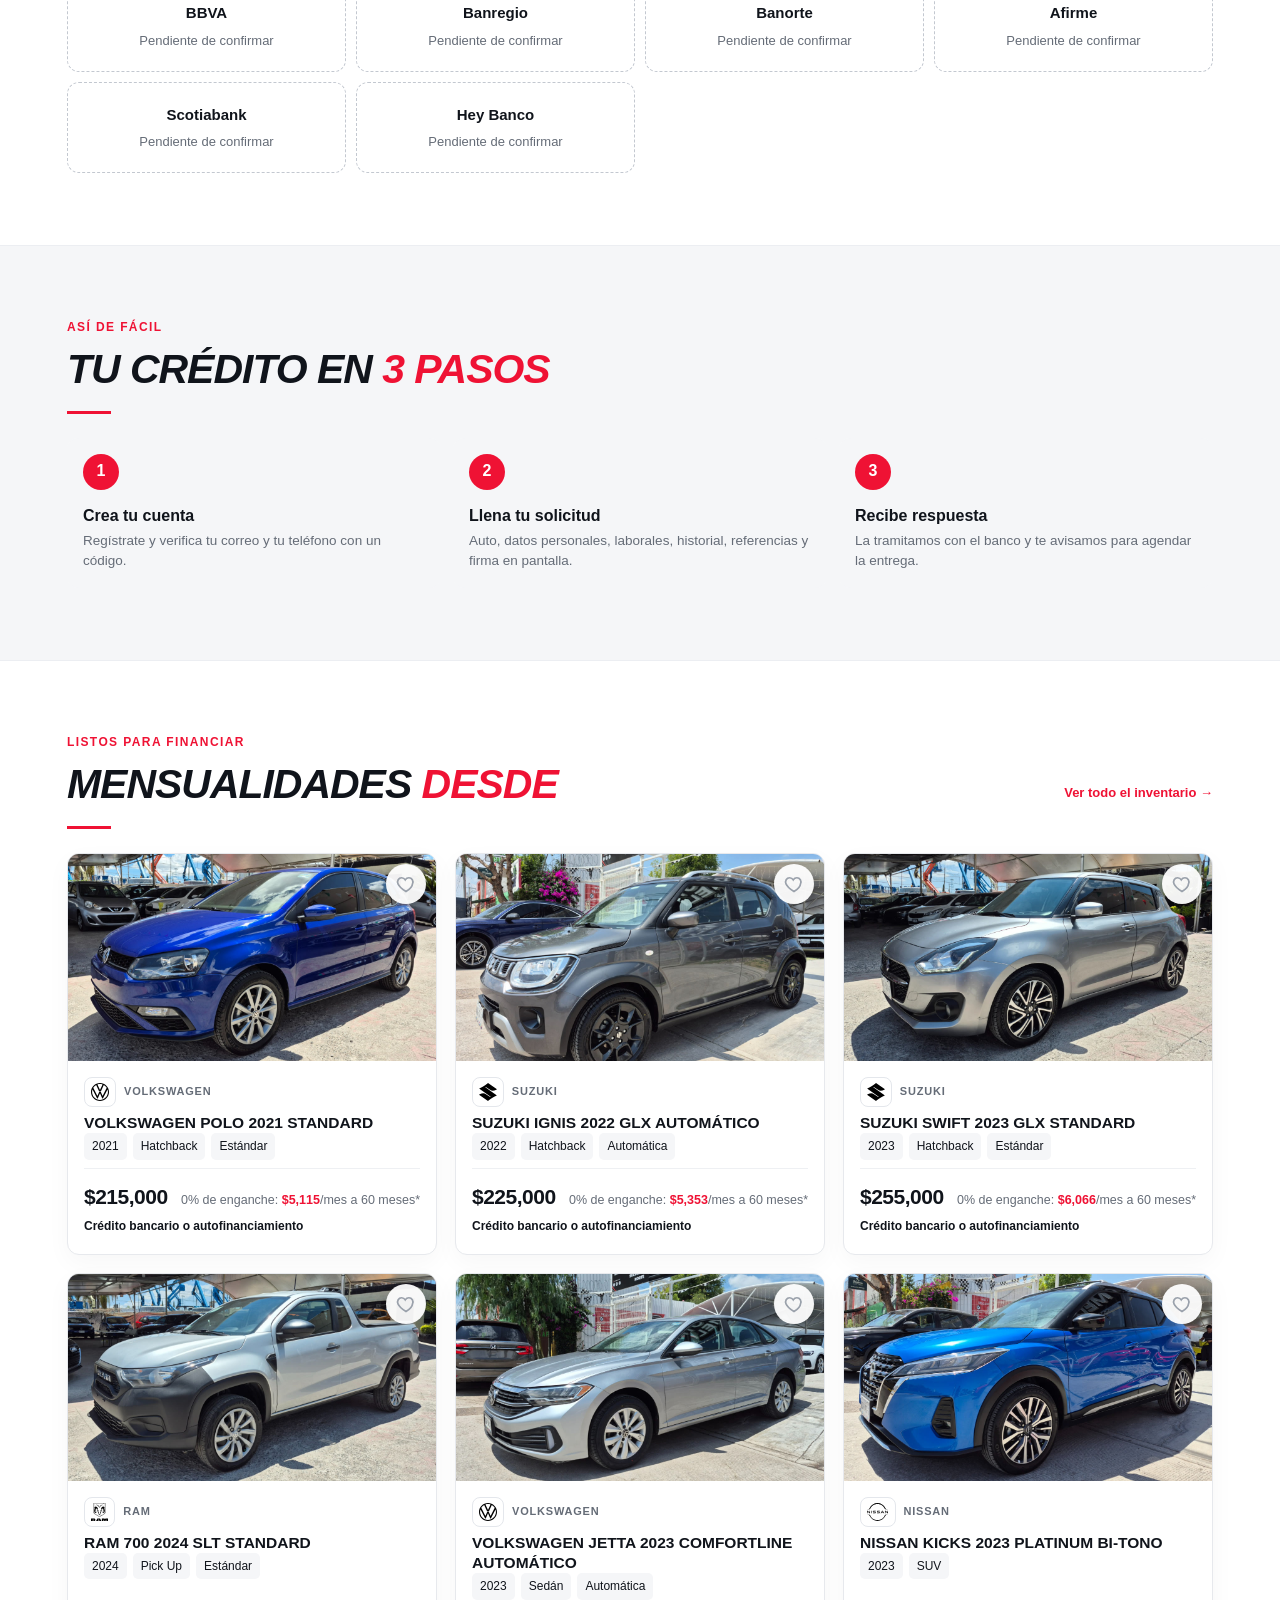
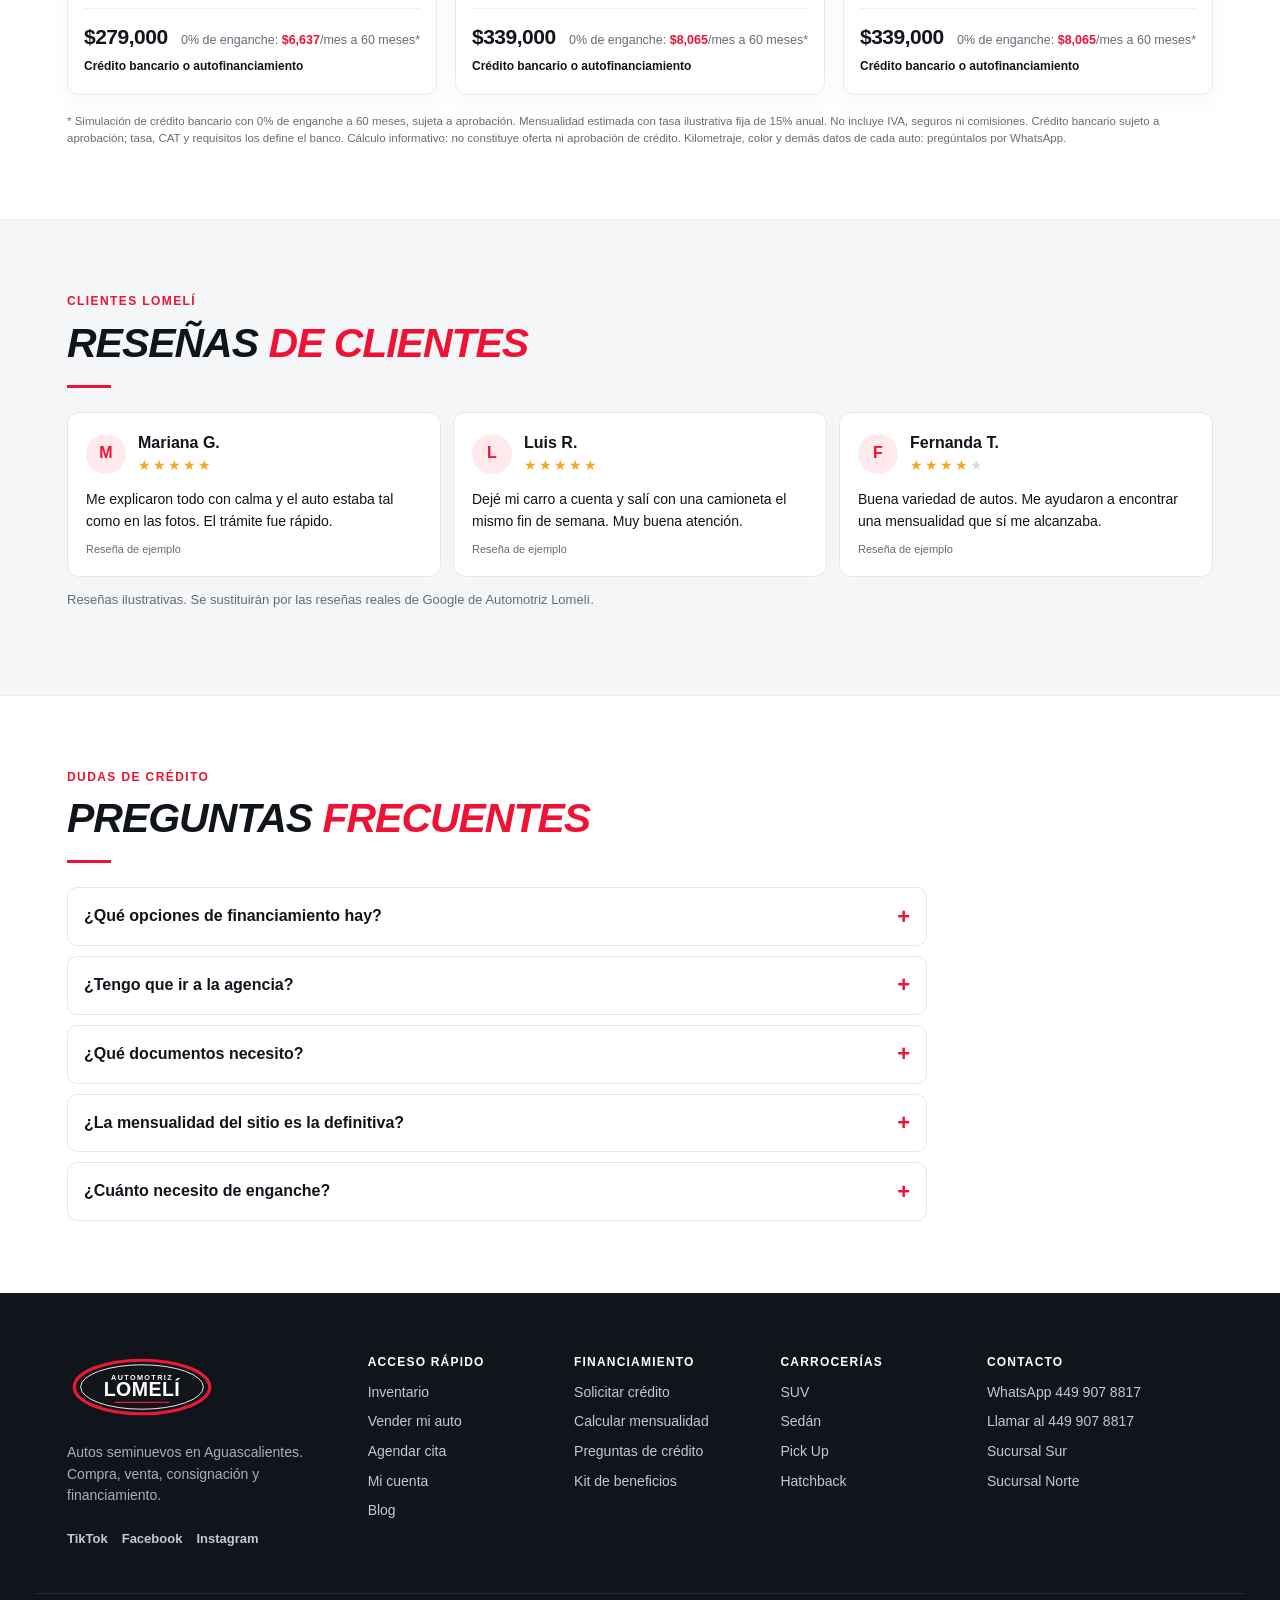
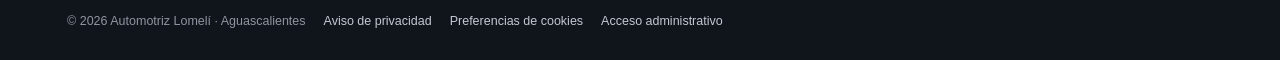
<file: credito.html>
<!doctype html><html lang="es"><head><meta charset="UTF-8"><meta name="viewport" content="width=device-width,initial-scale=1"><meta name="description" content="Crédito para tu auto seminuevo en Aguascalientes: desde 0% de enganche y hasta 60 meses, o autofinanciamiento. Solicitud en línea. Automotriz Lomelí."><title>Crédito automotriz | Automotriz Lomelí</title><link rel="icon" href="assets/logo.svg"><link rel="stylesheet" href="style.css?v=14"><link rel="stylesheet" href="site.css?v=14"></head><body>
<main>
<section class="pageHero photoHero" style="--hero:url(assets/secciones/credito.jpg)"><div class="section heroForm"><div><nav class="crumbs" aria-label="Ruta"><a href="index.html">Inicio</a><span>Crédito</span></nav><p class="eyebrow">FINANCIAMIENTO</p><h1>ESTRENA HOY,<br><em>PAGA A TU RITMO.</em></h1><p>Crédito bancario desde 0% de enganche (sujeto a aprobación) y hasta 60 mensualidades: nosotros tramitamos tu crédito. Haz toda la solicitud en línea, sin ir a la agencia.</p><div class="journey" style="color:#fff"><span><b>01</b> Crea y verifica tu cuenta</span><span><b>02</b> Llena tu solicitud en 7 pasos</span><span><b>03</b> Nosotros la tramitamos con el banco</span></div></div>
<div class="formCard" id="leadCard"><h2>Empieza tu solicitud</h2><p class="subtle">Primero creamos tu cuenta: verificamos tu correo y tu teléfono.</p><form id="leadForm" novalidate><label>Nombre completo<input name="name" required maxlength="80" autocomplete="name"></label><label>Correo<input name="email" type="email" required maxlength="120" autocomplete="email"></label><label>Teléfono (10 dígitos)<input name="phone" type="tel" inputmode="numeric" pattern="[0-9]{10}" maxlength="10" required autocomplete="tel"></label><label>Auto de interés <small>(opcional)</small><select name="car"></select></label><label class="checkLabel"><input type="checkbox" name="ok"> <span>Soy mayor de 18 años y acepto el <a href="privacidad.html" target="_blank">aviso de privacidad</a>.</span></label><p class="formError" role="alert"></p><button class="btn wide">Continuar</button><p class="subtle" style="margin-top:12px">En esta versión la información se guarda en tu navegador.</p></form><div id="leadDone" hidden></div></div></div></section>

<section class="section" id="condiciones"><p class="eyebrow">CONDICIONES</p><h2>DOS FORMAS DE <em>FINANCIAR</em></h2><div class="payWays two"><article><span class="payBig">0%</span><h3>Crédito bancario</h3><p data-term="bank"></p><ul class="includes"><li><span>Plazos de 12 a 60 meses</span></li><li><span>Sujeto a aprobación del banco</span></li><li><span>Nosotros hacemos el trámite</span></li></ul></article><article><span class="payBig">70%</span><h3>Autofinanciamiento Lomelí</h3><p data-term="autofin"></p><ul class="includes"><li><span>Directo con Automotriz Lomelí</span></li><li><span>Resto hasta en 12 mensualidades</span></li><li><span>Solo con domicilio en Aguascalientes</span></li></ul></article></div><p class="subtle">Algunos autos solo tienen autofinanciamiento y los de remate se venden únicamente de contado; cada ficha te dice qué opciones tiene.</p></section>

<section class="section tight"><p class="eyebrow">CON QUIÉN TRAMITAMOS</p><h2>BANCOS <em>ALIADOS</em></h2><p class="lead">Lista por mientras, <span class="pend">pendiente de confirmar con Lomelí</span>.</p><div class="lenders" id="banks"></div></section>

<section class="band"><div class="section"><p class="eyebrow">ASÍ DE FÁCIL</p><h2>TU CRÉDITO EN <em>3 PASOS</em></h2><ol class="steps3"><li><div><strong>Crea tu cuenta</strong><p>Regístrate y verifica tu correo y tu teléfono con un código.</p></div></li><li><div><strong>Llena tu solicitud</strong><p>Auto, datos personales, laborales, historial, referencias y firma en pantalla.</p></div></li><li><div><strong>Recibe respuesta</strong><p>La tramitamos con el banco y te avisamos para agendar la entrega.</p></div></li></ol></div></section>

<section class="section"><div class="sectionHead"><div><p class="eyebrow">LISTOS PARA FINANCIAR</p><h2>MENSUALIDADES <em>DESDE</em></h2></div><a class="textLink" href="inventario.html">Ver todo el inventario →</a></div><div class="vgrid" id="financeCars"></div><div id="legal"></div></section>

<section class="band"><div class="section"><p class="eyebrow">CLIENTES LOMELÍ</p><h2>RESEÑAS <em>DE CLIENTES</em></h2><div id="reviews"></div></div></section>
<section class="section" id="preguntas"><p class="eyebrow">DUDAS DE CRÉDITO</p><h2>PREGUNTAS <em>FRECUENTES</em></h2><div id="faqList"></div></section>
</main>
<script src="data.js?v=14"></script><script src="finance.js?v=14"></script><script src="common.js?v=14"></script><script src="admin.js?v=14"></script><script src="perfil.js?v=14"></script><script src="portal.js?v=14"></script><script src="credito.js?v=14"></script></body></html>
</file>
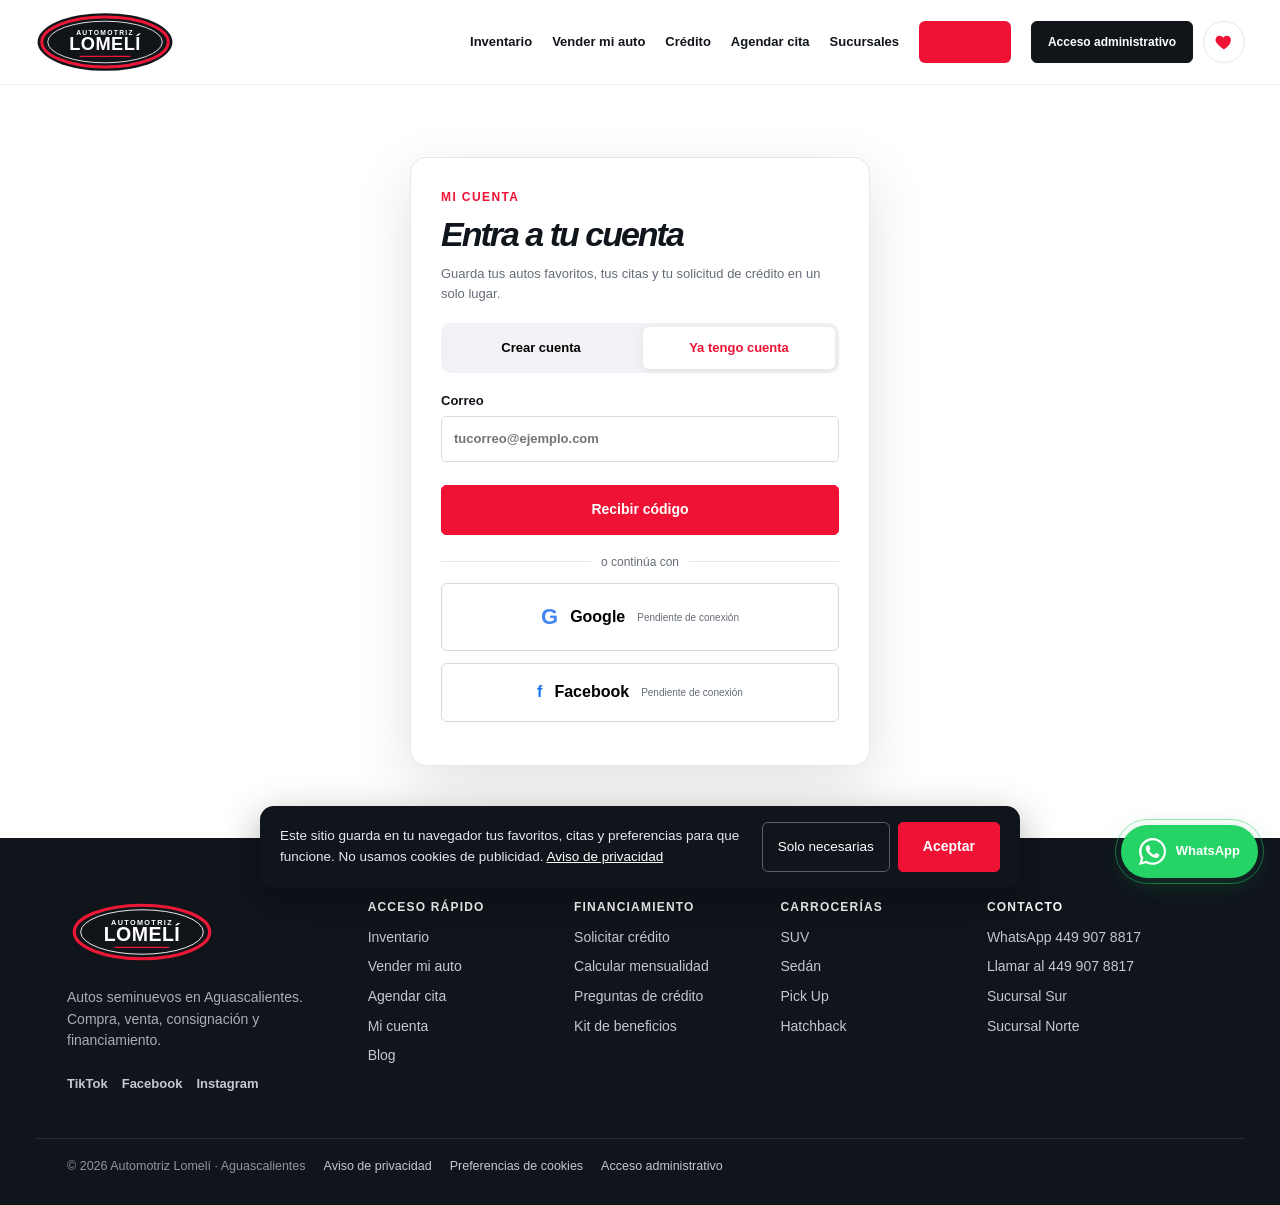
<file: cuenta.html>
<!doctype html><html lang="es"><head><meta charset="UTF-8"><meta name="viewport" content="width=device-width,initial-scale=1"><meta name="description" content="Tu cuenta en Automotriz Lomelí: solicitudes de crédito, autos favoritos, citas y alertas de precio."><title>Mi cuenta | Automotriz Lomelí</title><link rel="icon" href="assets/logo.svg"><link rel="stylesheet" href="style.css?v=14"><link rel="stylesheet" href="site.css?v=14"></head><body>
<main><section class="section" id="accountRoot"></section></main>
<script src="data.js?v=14"></script><script src="finance.js?v=14"></script><script src="common.js?v=14"></script><script src="admin.js?v=14"></script><script src="perfil.js?v=14"></script><script src="portal.js?v=14"></script><script src="cuenta.js?v=14"></script></body></html>
</file>
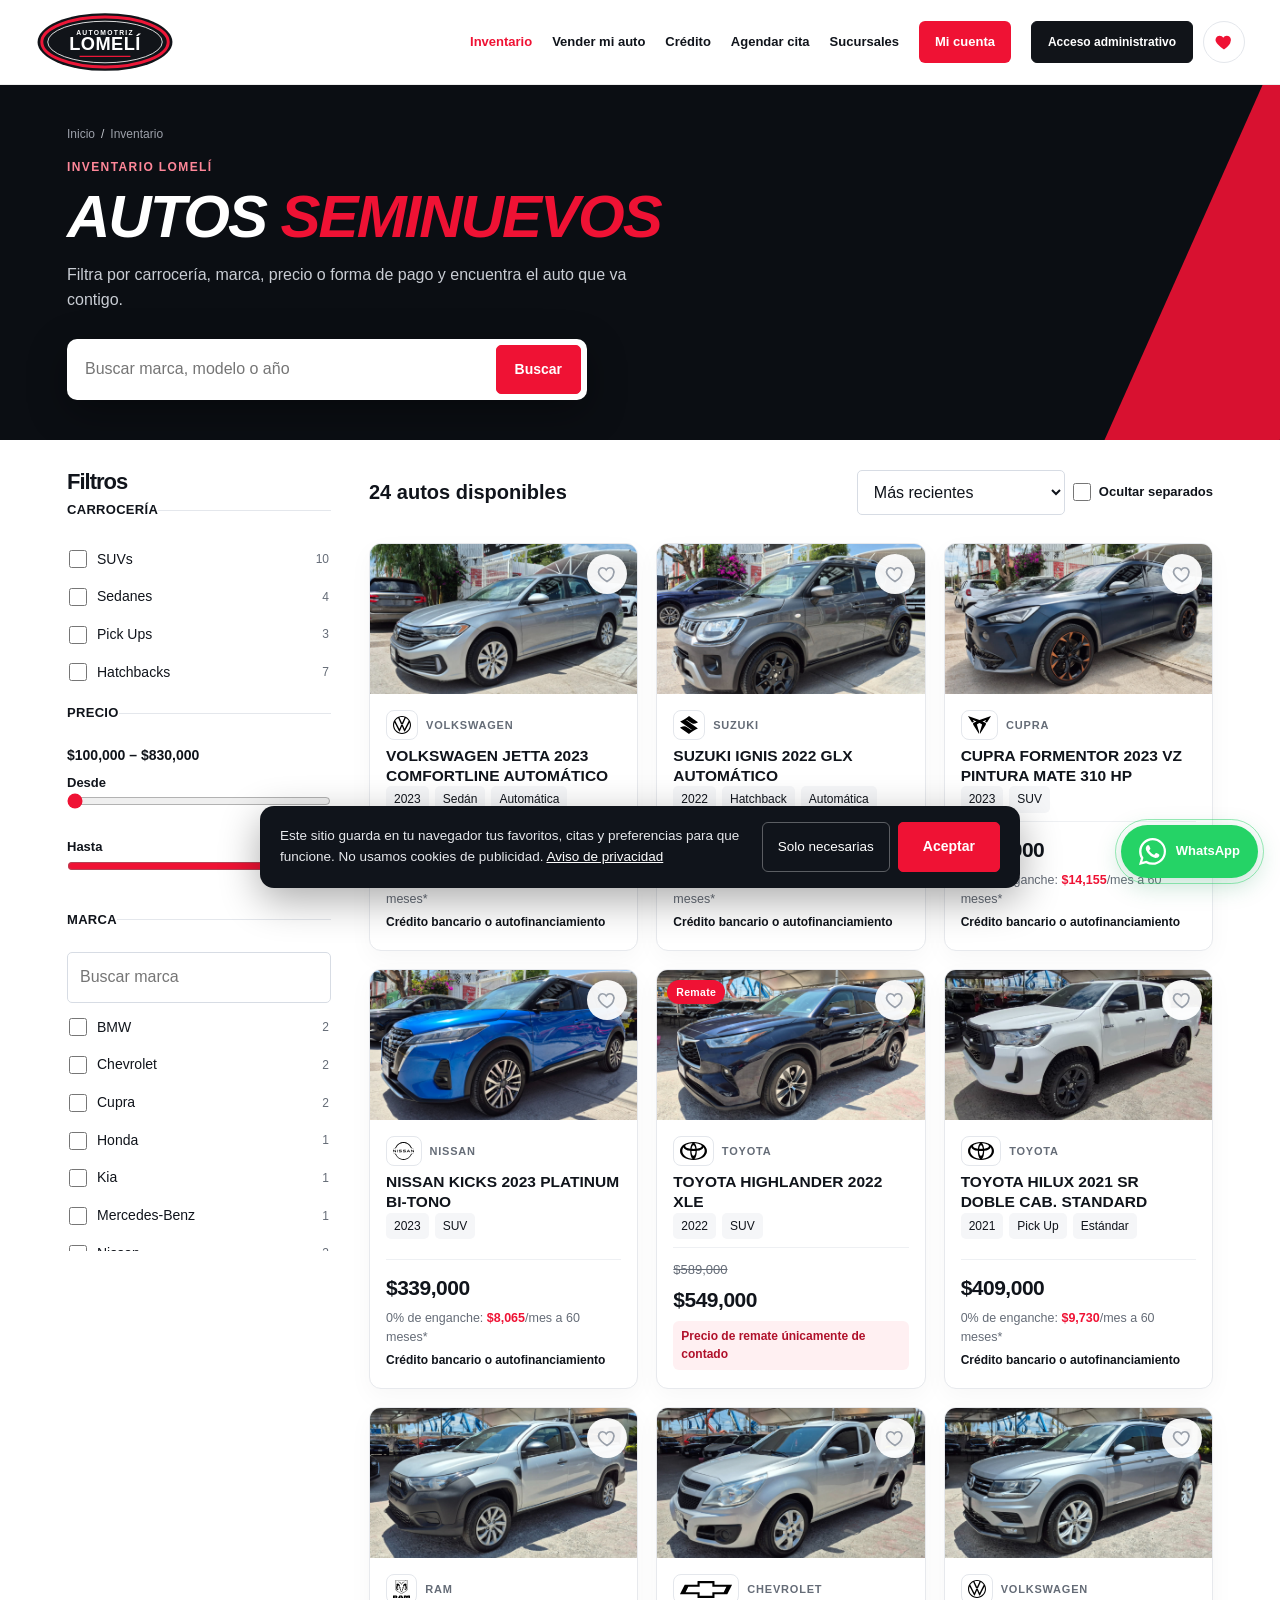
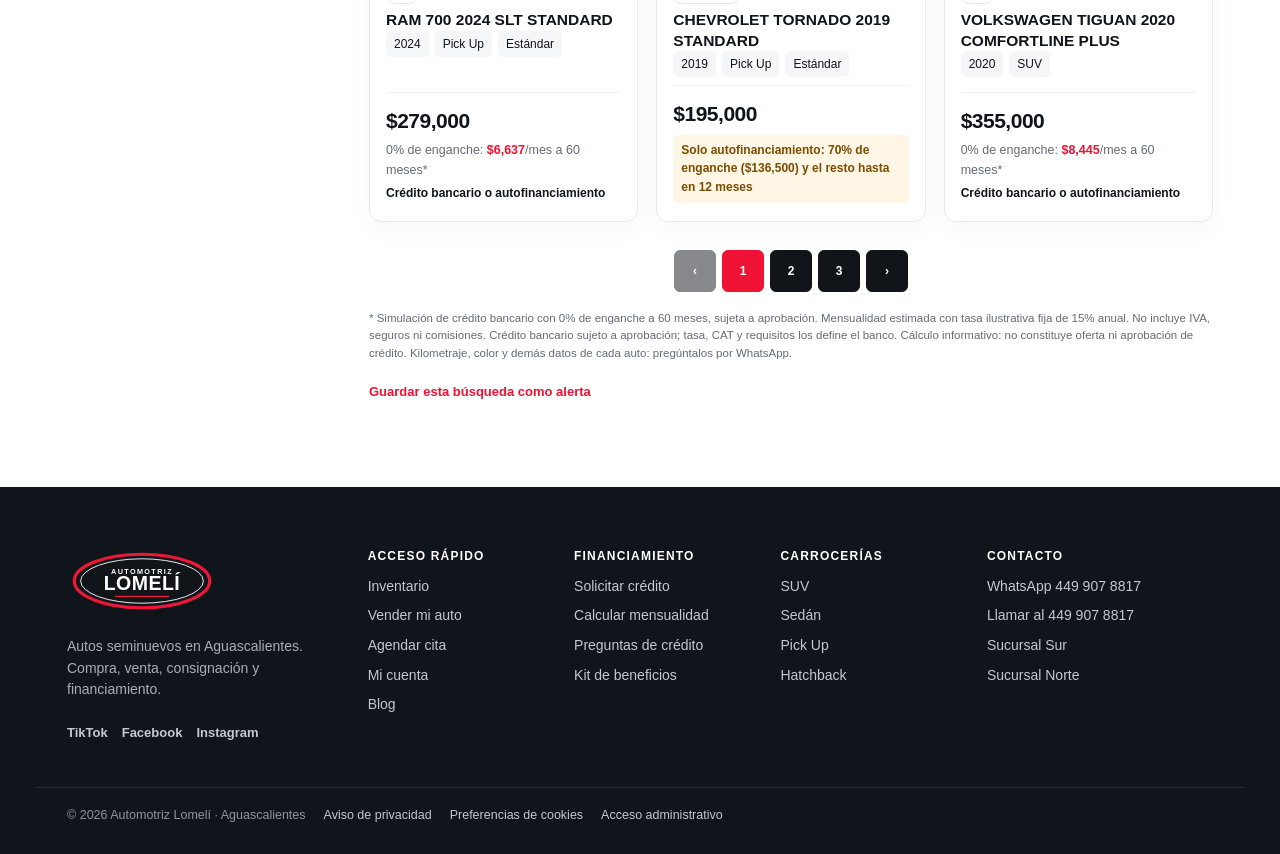
<file: inventario.html>
<!doctype html><html lang="es"><head><meta charset="UTF-8"><meta name="viewport" content="width=device-width,initial-scale=1"><meta name="description" content="Inventario de autos seminuevos en Aguascalientes: filtra por carrocería, marca, precio, año y sucursal. Automotriz Lomelí."><title>Inventario de autos seminuevos | Automotriz Lomelí</title><link rel="icon" href="assets/logo.svg"><link rel="stylesheet" href="style.css?v=14"><link rel="stylesheet" href="site.css?v=14"></head><body>
<main>
<section class="pageHero"><div class="section"><nav class="crumbs" aria-label="Ruta"><a href="index.html">Inicio</a><span id="crumbTail">Inventario</span></nav><p class="eyebrow">INVENTARIO LOMELÍ</p><h1 id="invTitle">AUTOS <em>SEMINUEVOS</em></h1><p id="invLead">Filtra por carrocería, marca, precio o forma de pago y encuentra el auto que va contigo.</p><form class="heroSearch" id="invSearch" role="search"><input id="q" name="q" aria-label="Buscar por marca, modelo o año" placeholder="Buscar marca, modelo o año" autocomplete="off"><button class="btn">Buscar</button></form></div></section>
<section class="section tight"><div class="invLayout">
<aside class="filterPanel" id="filters" aria-label="Filtros"><div class="filterHead"><h2>Filtros</h2><button type="button" class="close" id="closeFilters" aria-label="Cerrar filtros" style="position:static">×</button></div><form class="filters side" id="filterForm"></form><div class="filterApply"><button type="button" id="clearAll">Limpiar</button><button type="button" class="btn" id="applyFilters">Ver autos</button></div></aside>
<div><div class="invTop"><h2 id="count" aria-live="polite"></h2><div class="invTools"><button type="button" id="openFilters" aria-controls="filters">Filtros <span id="filterNum"></span></button><select id="sort" aria-label="Ordenar"><option value="recientes">Más recientes</option><option value="precio-asc">Precio: menor a mayor</option><option value="precio-desc">Precio: mayor a menor</option><option value="anio">Año más reciente</option></select><label class="toggle"><input type="checkbox" id="hideSep"> Ocultar separados</label></div></div>
<div class="activeChips" id="chips"></div><div class="vgrid" id="results"></div><div class="emptyBox" id="empty" hidden><h3>No encontramos autos con esos filtros.</h3><p class="subtle">Quita algún filtro o déjanos tus datos para avisarte cuando llegue uno parecido.</p><div class="actions" style="justify-content:center"><button type="button" class="btn" id="emptyClear">Limpiar filtros</button><button type="button" id="saveSearch">Avisarme cuando llegue</button></div></div><nav class="pager" id="pager" aria-label="Páginas"></nav><div id="legal"></div><p class="subtle" style="margin-top:20px"><button type="button" class="textLink" id="saveSearch2" style="border:0;padding:0;background:none">Guardar esta búsqueda como alerta</button></p></div>
</div></section>
</main>
<script src="data.js?v=14"></script><script src="finance.js?v=14"></script><script src="common.js?v=14"></script><script src="admin.js?v=14"></script><script src="perfil.js?v=14"></script><script src="portal.js?v=14"></script><script src="inventario.js?v=14"></script></body></html>
</file>
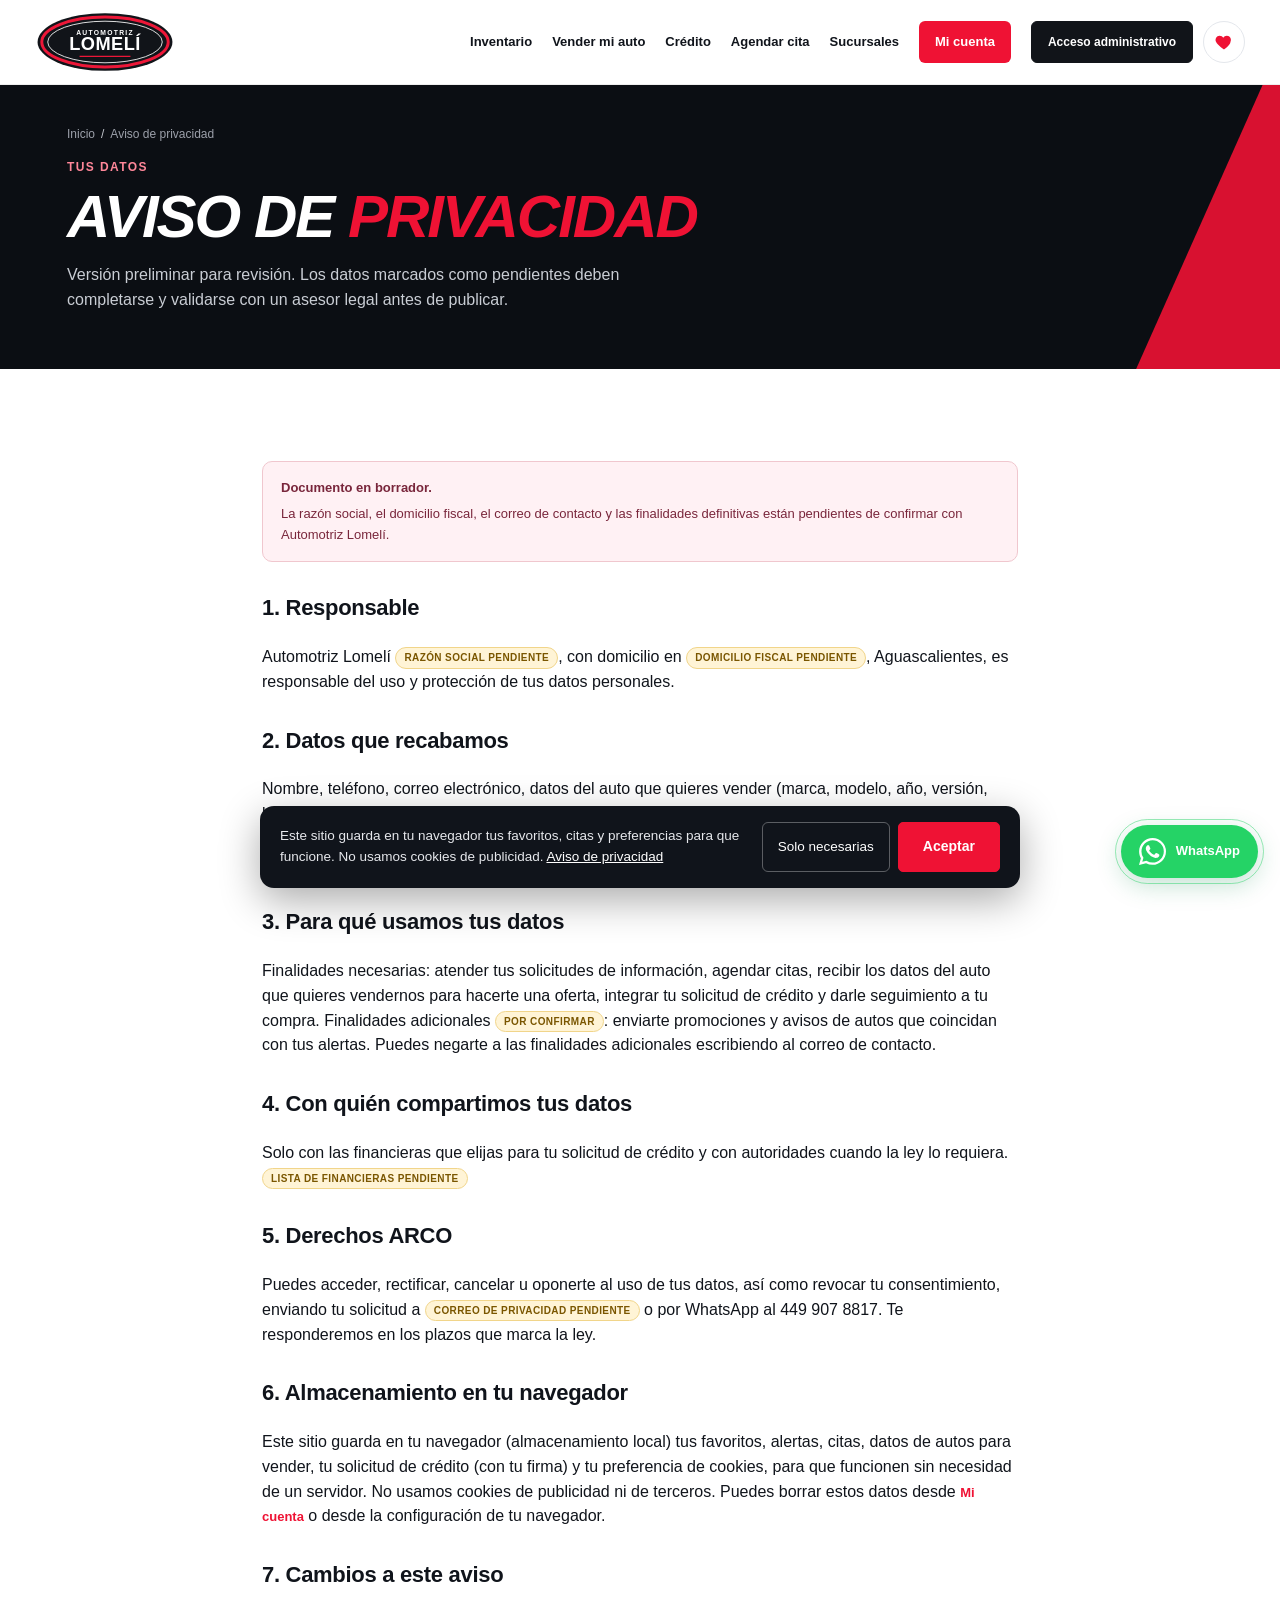
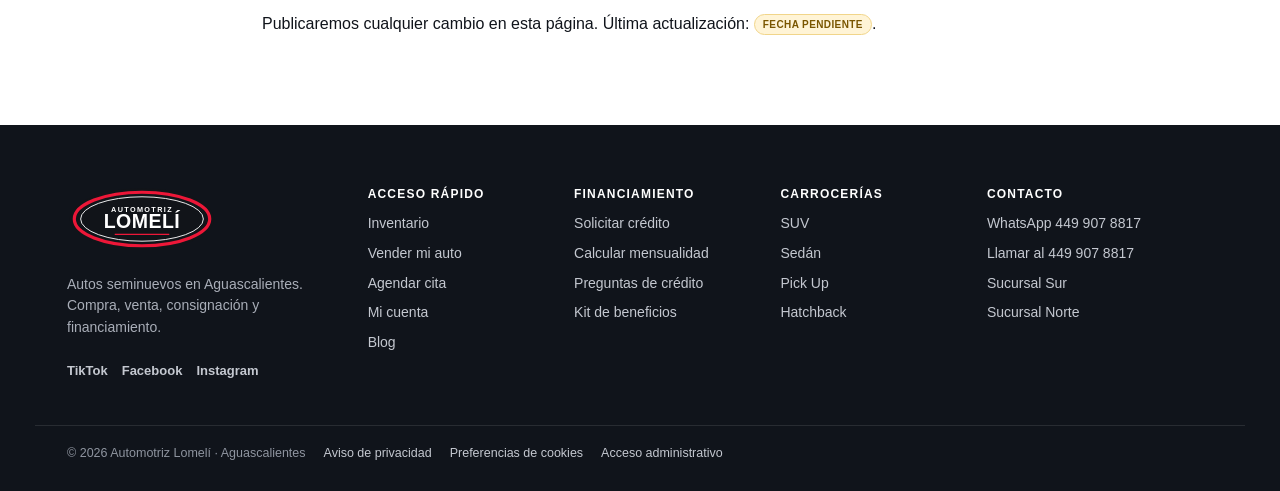
<file: privacidad.html>
<!doctype html><html lang="es"><head><meta charset="UTF-8"><meta name="viewport" content="width=device-width,initial-scale=1"><meta name="description" content="Aviso de privacidad de Automotriz Lomelí."><title>Aviso de privacidad | Automotriz Lomelí</title><link rel="icon" href="assets/logo.svg"><link rel="stylesheet" href="style.css?v=14"><link rel="stylesheet" href="site.css?v=14"></head><body>
<main>
<section class="pageHero"><div class="section"><nav class="crumbs" aria-label="Ruta"><a href="index.html">Inicio</a><span>Aviso de privacidad</span></nav><p class="eyebrow">TUS DATOS</p><h1>AVISO DE <em>PRIVACIDAD</em></h1><p>Versión preliminar para revisión. Los datos marcados como pendientes deben completarse y validarse con un asesor legal antes de publicar.</p></div></section>
<section class="section privacy">
<div class="demoNotice"><strong>Documento en borrador.</strong><p>La razón social, el domicilio fiscal, el correo de contacto y las finalidades definitivas están pendientes de confirmar con Automotriz Lomelí.</p></div>
<h2>1. Responsable</h2><p>Automotriz Lomelí <span class="pend">Razón social pendiente</span>, con domicilio en <span class="pend">Domicilio fiscal pendiente</span>, Aguascalientes, es responsable del uso y protección de tus datos personales.</p>
<h2>2. Datos que recabamos</h2><p>Nombre, teléfono, correo electrónico, datos del auto que quieres vender (marca, modelo, año, versión, kilometraje, estado y fotos), preferencias de compra y, si solicitas financiamiento: RFC, fecha de nacimiento, estado civil, domicilio, datos laborales e ingresos, datos complementarios (vivienda, dependientes, estudios), datos de tres referencias personales y tu firma dibujada.</p>
<h2>3. Para qué usamos tus datos</h2><p>Finalidades necesarias: atender tus solicitudes de información, agendar citas, recibir los datos del auto que quieres vendernos para hacerte una oferta, integrar tu solicitud de crédito y darle seguimiento a tu compra. Finalidades adicionales <span class="pend">por confirmar</span>: enviarte promociones y avisos de autos que coincidan con tus alertas. Puedes negarte a las finalidades adicionales escribiendo al correo de contacto.</p>
<h2>4. Con quién compartimos tus datos</h2><p>Solo con las financieras que elijas para tu solicitud de crédito y con autoridades cuando la ley lo requiera. <span class="pend">Lista de financieras pendiente</span></p>
<h2>5. Derechos ARCO</h2><p>Puedes acceder, rectificar, cancelar u oponerte al uso de tus datos, así como revocar tu consentimiento, enviando tu solicitud a <span class="pend">correo de privacidad pendiente</span> o por WhatsApp al 449 907 8817. Te responderemos en los plazos que marca la ley.</p>
<h2>6. Almacenamiento en tu navegador</h2><p>Este sitio guarda en tu navegador (almacenamiento local) tus favoritos, alertas, citas, datos de autos para vender, tu solicitud de crédito (con tu firma) y tu preferencia de cookies, para que funcionen sin necesidad de un servidor. No usamos cookies de publicidad ni de terceros. Puedes borrar estos datos desde <a class="textLink" href="cuenta.html#perfil">Mi cuenta</a> o desde la configuración de tu navegador.</p>
<h2>7. Cambios a este aviso</h2><p>Publicaremos cualquier cambio en esta página. Última actualización: <span class="pend">Fecha pendiente</span>.</p>
</section>
</main>
<script src="data.js?v=14"></script><script src="finance.js?v=14"></script><script src="common.js?v=14"></script><script src="admin.js?v=14"></script><script src="perfil.js?v=14"></script><script src="portal.js?v=14"></script></body></html>
</file>
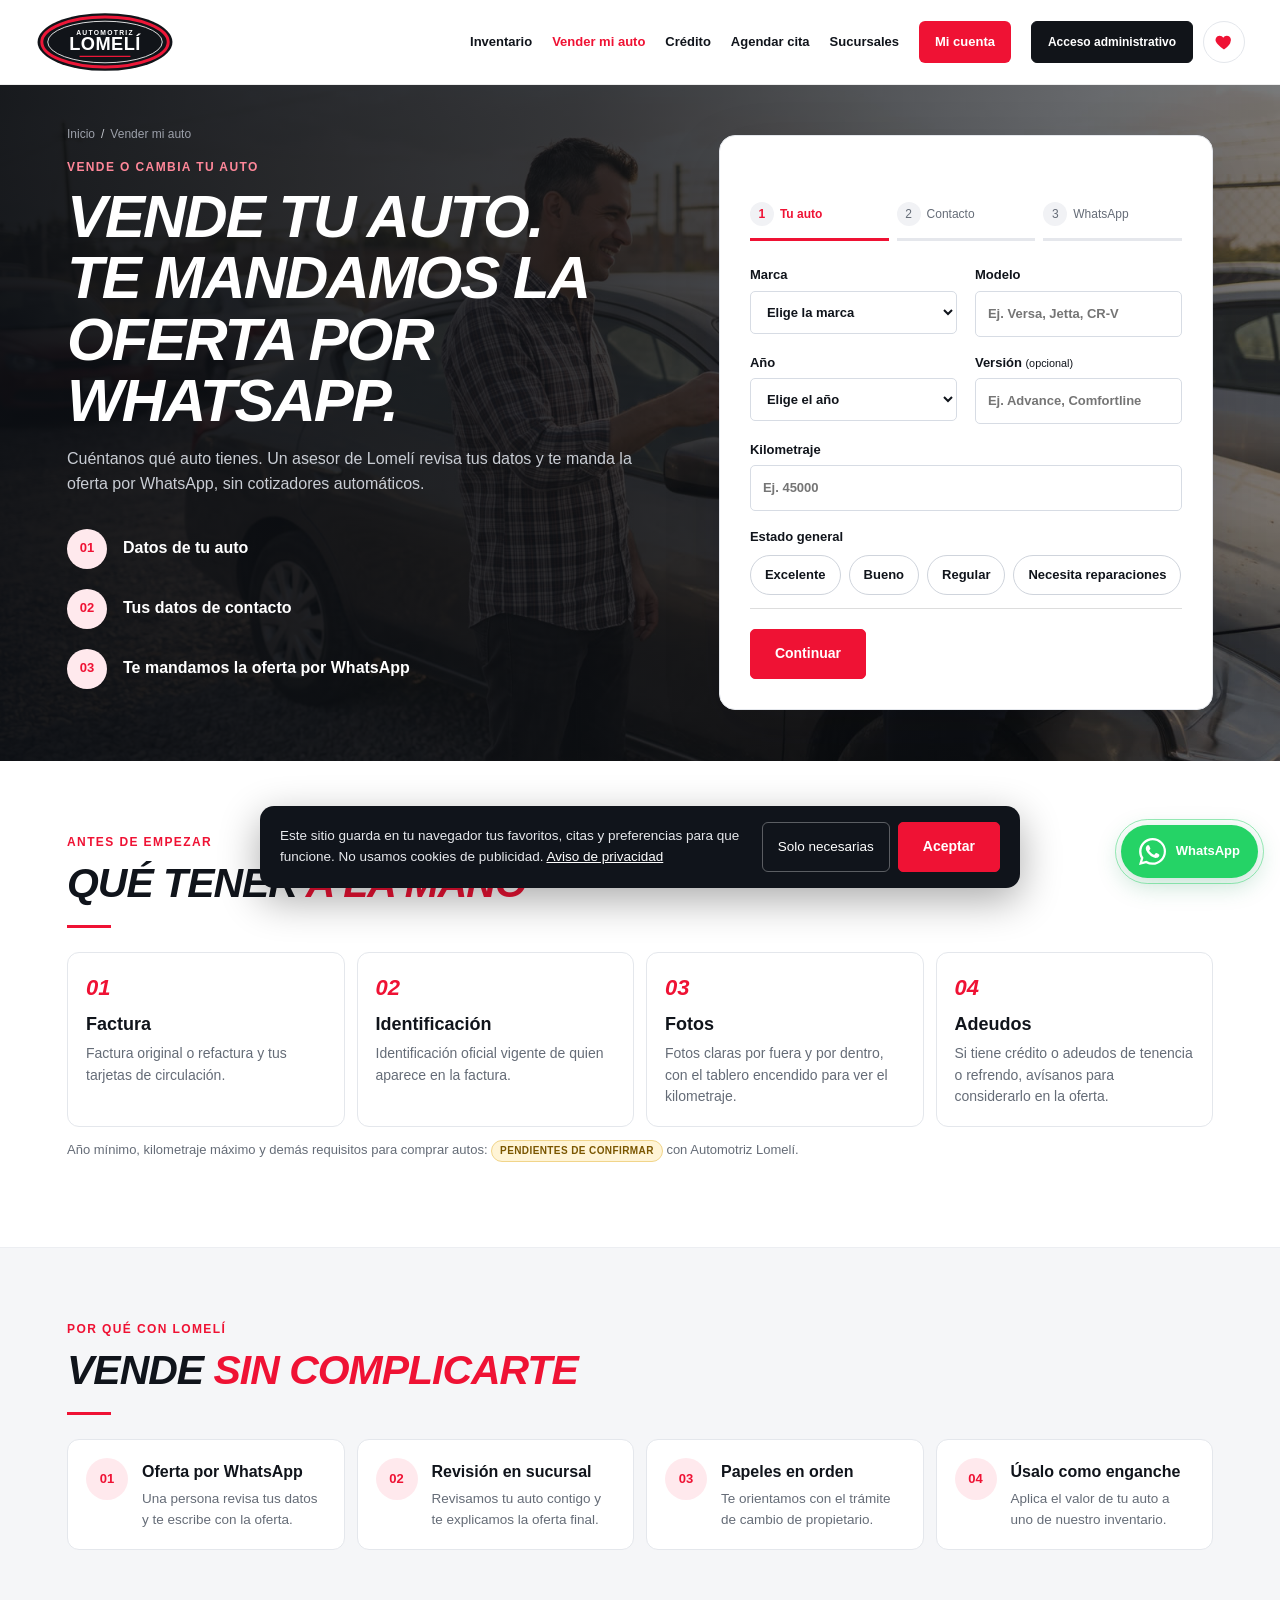
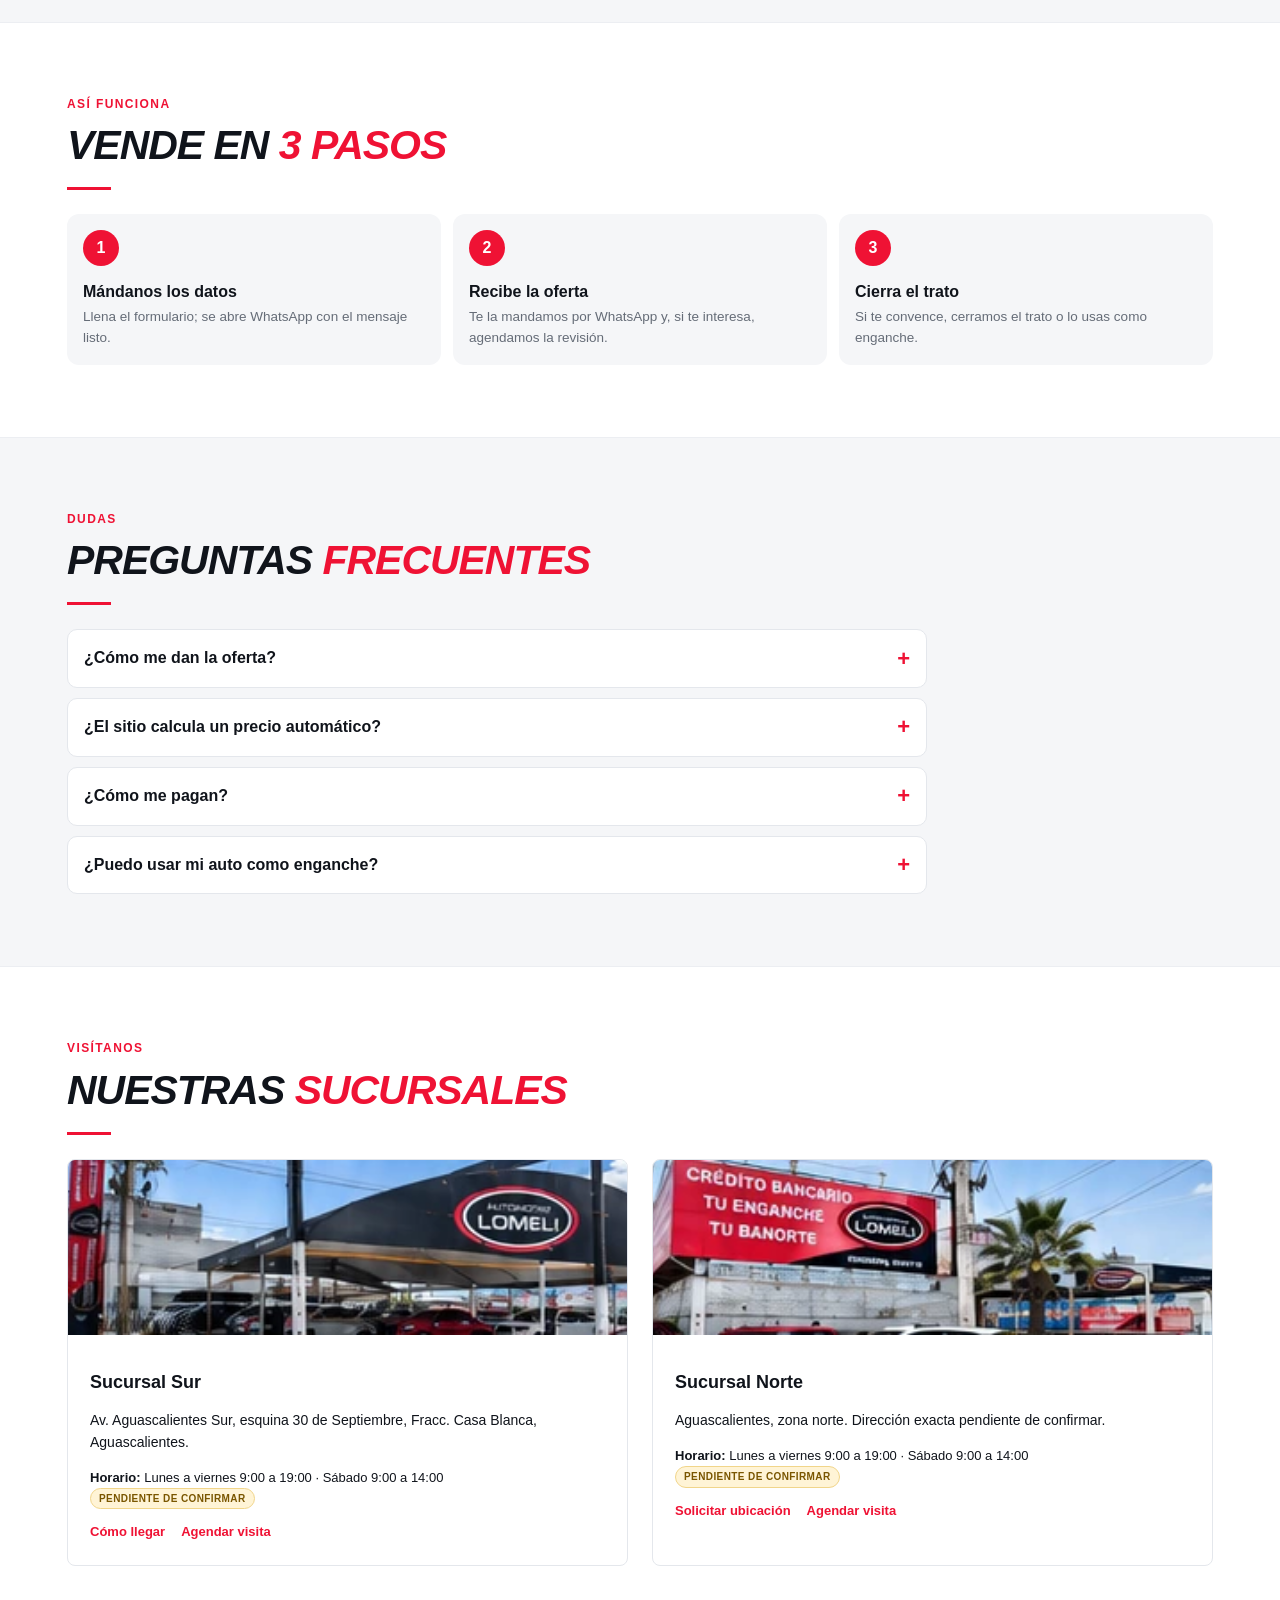
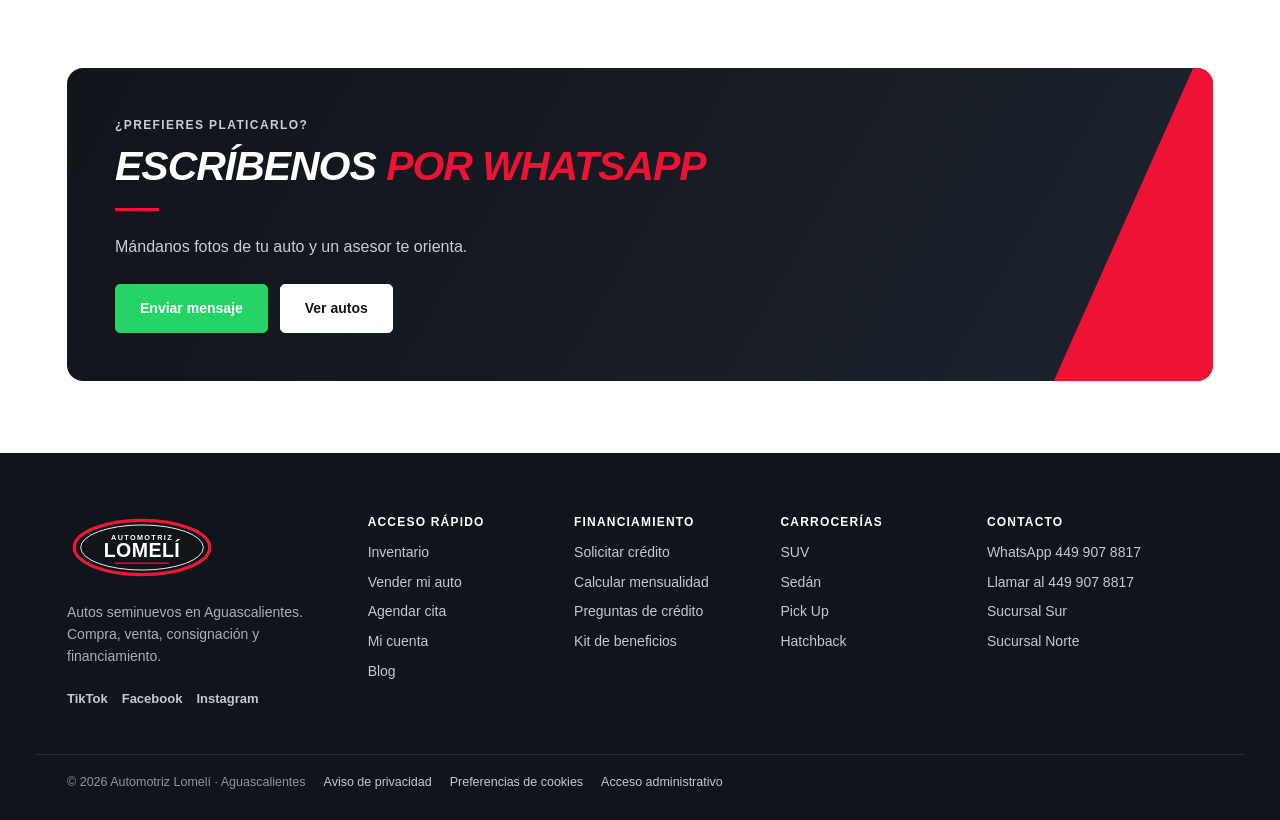
<file: vender.html>
<!doctype html><html lang="es"><head><meta charset="UTF-8"><meta name="viewport" content="width=device-width,initial-scale=1"><meta name="description" content="Vende tu auto en Aguascalientes: mándanos los datos y te enviamos la oferta por WhatsApp. Automotriz Lomelí."><title>Vende tu auto | Automotriz Lomelí</title><link rel="icon" href="assets/logo.svg"><link rel="stylesheet" href="style.css?v=14"><link rel="stylesheet" href="site.css?v=14"></head><body>
<main>
<section class="pageHero photoHero" style="--hero:url(assets/secciones/vender.jpg)"><div class="section heroForm"><div><nav class="crumbs" aria-label="Ruta"><a href="index.html">Inicio</a><span>Vender mi auto</span></nav><p class="eyebrow">VENDE O CAMBIA TU AUTO</p><h1>VENDE TU AUTO.<br><em>TE MANDAMOS LA OFERTA POR WHATSAPP.</em></h1><p>Cuéntanos qué auto tienes. Un asesor de Lomelí revisa tus datos y te manda la oferta por WhatsApp, sin cotizadores automáticos.</p><div class="journey" style="color:#fff"><span><b>01</b> Datos de tu auto</span><span><b>02</b> Tus datos de contacto</span><span><b>03</b> Te mandamos la oferta por WhatsApp</span></div></div>
<div class="formCard" id="sellCard"><div id="paraBox"></div><ol class="stepper three" id="sellSteps"><li class="active">Tu auto</li><li>Contacto</li><li>WhatsApp</li></ol><form id="sellForm" novalidate><fieldset data-s="0"><div class="formGrid"><label>Marca<select name="marca" required></select></label><label>Modelo<input name="modelo" required maxlength="60" placeholder="Ej. Versa, Jetta, CR-V"></label><label>Año<select name="year" required></select></label><label>Versión <small>(opcional)</small><input name="version" maxlength="60" placeholder="Ej. Advance, Comfortline"></label></div><label>Kilometraje<input name="km" type="number" inputmode="numeric" min="0" max="999999" required placeholder="Ej. 45000"></label><fieldset class="btnGroup"><legend>Estado general</legend><div class="chipRow"><label class="chipChoice"><input type="radio" name="estado" value="Excelente"><span>Excelente</span></label><label class="chipChoice"><input type="radio" name="estado" value="Bueno"><span>Bueno</span></label><label class="chipChoice"><input type="radio" name="estado" value="Regular"><span>Regular</span></label><label class="chipChoice"><input type="radio" name="estado" value="Necesita reparaciones"><span>Necesita reparaciones</span></label></div></fieldset></fieldset><fieldset data-s="1" hidden><div class="formGrid"><label>Nombre<input name="name" required maxlength="80" autocomplete="name"></label><label>Teléfono (10 dígitos)<input name="phone" type="tel" inputmode="numeric" pattern="[0-9]{10}" maxlength="10" required autocomplete="tel"></label></div><label>Fotos de tu auto <small>(opcional, hasta 6)</small><input name="fotos" type="file" accept="image/jpeg,image/png,image/webp" multiple></label><div class="photoEdit" id="sellPhotos"></div><p class="subtle">Las fotos se guardan como referencia para el asesor. Al abrir WhatsApp, adjúntalas también en el chat para que las vea completas.</p><label class="checkLabel"><input type="checkbox" name="ok"> <span>Acepto el <a href="privacidad.html" target="_blank">aviso de privacidad</a>.</span></label></fieldset><p class="formError" role="alert"></p><div class="applicationActions"><button type="button" id="sellBack" hidden>Anterior</button><button class="btn" id="sellNext">Continuar</button></div></form><div id="sellResult" hidden></div></div></div></section>

<section class="section"><p class="eyebrow">ANTES DE EMPEZAR</p><h2>QUÉ TENER <em>A LA MANO</em></h2><div class="reqGrid"><article><b>01</b><h3>Factura</h3><p>Factura original o refactura y tus tarjetas de circulación.</p></article><article><b>02</b><h3>Identificación</h3><p>Identificación oficial vigente de quien aparece en la factura.</p></article><article><b>03</b><h3>Fotos</h3><p>Fotos claras por fuera y por dentro, con el tablero encendido para ver el kilometraje.</p></article><article><b>04</b><h3>Adeudos</h3><p>Si tiene crédito o adeudos de tenencia o refrendo, avísanos para considerarlo en la oferta.</p></article></div><p class="subtle">Año mínimo, kilometraje máximo y demás requisitos para comprar autos: <span class="pend">pendientes de confirmar</span> con Automotriz Lomelí.</p></section>

<section class="band"><div class="section"><p class="eyebrow">POR QUÉ CON LOMELÍ</p><h2>VENDE <em>SIN COMPLICARTE</em></h2><div class="benefits"><article><b>01</b><div><h3>Oferta por WhatsApp</h3><p>Una persona revisa tus datos y te escribe con la oferta.</p></div></article><article><b>02</b><div><h3>Revisión en sucursal</h3><p>Revisamos tu auto contigo y te explicamos la oferta final.</p></div></article><article><b>03</b><div><h3>Papeles en orden</h3><p>Te orientamos con el trámite de cambio de propietario.</p></div></article><article><b>04</b><div><h3>Úsalo como enganche</h3><p>Aplica el valor de tu auto a uno de nuestro inventario.</p></div></article></div></div></section>

<section class="section"><p class="eyebrow">ASÍ FUNCIONA</p><h2>VENDE EN <em>3 PASOS</em></h2><ol class="steps3"><li><div><strong>Mándanos los datos</strong><p>Llena el formulario; se abre WhatsApp con el mensaje listo.</p></div></li><li><div><strong>Recibe la oferta</strong><p>Te la mandamos por WhatsApp y, si te interesa, agendamos la revisión.</p></div></li><li><div><strong>Cierra el trato</strong><p>Si te convence, cerramos el trato o lo usas como enganche.</p></div></li></ol></section>

<section class="band"><div class="section"><p class="eyebrow">DUDAS</p><h2>PREGUNTAS <em>FRECUENTES</em></h2><div id="sellFaq"></div></div></section>
<section class="section"><p class="eyebrow">VISÍTANOS</p><h2>NUESTRAS <em>SUCURSALES</em></h2><div id="branchList"></div></section>
<section class="section tight"><div class="ctaFinal"><p class="eyebrow">¿PREFIERES PLATICARLO?</p><h2>ESCRÍBENOS <em>POR WHATSAPP</em></h2><p>Mándanos fotos de tu auto y un asesor te orienta.</p><div class="actions"><a class="btn waBtn wa" data-message="Hola, quiero vender mi auto. Les comparto los datos y fotos.">Enviar mensaje</a><a class="btn light" href="inventario.html">Ver autos</a></div></div></section>
</main>
<script src="data.js?v=14"></script><script src="finance.js?v=14"></script><script src="common.js?v=14"></script><script src="admin.js?v=14"></script><script src="perfil.js?v=14"></script><script src="portal.js?v=14"></script><script src="vender.js?v=14"></script></body></html>
</file>
<file: style.css>
:root{--red:#ef1234;--ink:#10141b;--muted:#656c77}*{box-sizing:border-box}html{scroll-behavior:smooth;scroll-padding-top:90px}body{margin:0;font:16px/1.55 Arial,Helvetica,sans-serif;color:var(--ink);background:#fff}a{color:inherit;text-decoration:none;cursor:pointer}button,input,select,textarea{font:inherit}button{cursor:pointer;border:1px solid #d4d8df;background:white;padding:10px 15px;border-radius:6px}a:focus-visible,button:focus-visible{outline:3px solid #ff8799;outline-offset:4px}header{display:flex;align-items:center;justify-content:space-between;padding:14px 5%;background:#fff;border-bottom:1px solid #eee;position:relative;z-index:5}.brand img{width:125px}nav{display:flex;gap:25px;align-items:center;font-size:13px;font-weight:700}nav a:hover,.textLink{color:var(--red)}#menu{display:none}.wrap{max-width:1210px;margin:auto;padding:72px 32px}.hero{min-height:580px;background:linear-gradient(90deg,#080b10 5%,#080b10de 30%,#080b1020 80%),url('assets/hero.webp') center right/cover;color:white;position:relative;display:flex;align-items:center}.heroContent{padding:65px max(5%,calc((100vw - 1146px)/2));width:100%}.eyebrow{font-size:12px;font-weight:800;letter-spacing:1.4px;color:var(--red);margin:0 0 10px}.hero .eyebrow{color:white}h1{font-size:clamp(40px,5.5vw,78px);line-height:1.02;letter-spacing:-2px;font-weight:900;font-style:italic;margin:20px 0}h1 em{color:white}h2{font-size:clamp(27px,3.2vw,42px);line-height:1.12;font-style:italic;letter-spacing:-1px;margin:0 0 24px}h2 em{color:var(--red)}h3{font-size:18px;margin:12px 0 8px}.btn{display:inline-flex;background:var(--red);color:white;border:1px solid var(--red);padding:13px 24px;border-radius:5px;font-weight:700;font-size:14px;align-items:center;justify-content:center}.outline{background:#ffffff10;border-color:#ffffff80}.actions{display:flex;gap:12px;flex-wrap:wrap;margin-top:24px}.heroNote{position:absolute;bottom:14px;right:22px;font-size:10px;color:#eee}.trust{display:grid;grid-template-columns:repeat(4,1fr);padding-top:27px;padding-bottom:27px;background:#f5f6f8;text-align:center;font-size:13px;font-weight:700}.trust span+span{border-left:1px solid #d6d9df}.sectionHead{display:flex;justify-content:space-between;align-items:center;gap:24px}.textLink{font-size:13px;font-weight:700}.subtle{font-size:13px;color:var(--muted)}.filters{display:flex;gap:14px;margin:24px 0}.filters input{flex:1}.cars{display:grid;grid-template-columns:repeat(3,1fr);gap:22px}.car{border:1px solid #e7e9ed;border-radius:8px;overflow:hidden;box-shadow:0 5px 18px #10141b09;transition:transform .2s}.car:hover{transform:translateY(-4px)}.car img{width:100%;aspect-ratio:1.9;object-fit:cover;display:block}.carBody{padding:18px}.car h3{margin:0;font-size:16px}.carMeta{color:var(--muted);font-size:13px}.price{font-size:22px;font-weight:800}.carBottom{display:flex;align-items:center;justify-content:space-between}.tag{font-size:10px;letter-spacing:.6px;text-transform:uppercase;color:var(--red)}.socialSection{background:linear-gradient(120deg,#f3f5f8,#e8edf4)}.social{display:grid;grid-template-columns:1fr 1fr;gap:65px;align-items:center}.social p{max-width:420px}.socialLinks{display:flex;gap:18px;margin:25px 0;font-size:14px;font-weight:700}.socialArt img{width:100%;display:block;border-radius:14px}.socialArt span{font-size:11px;color:var(--muted)}.services{display:grid;grid-template-columns:repeat(4,1fr);gap:18px}.services article{background:#f7f8fa;border:1px solid #eceef2;padding:24px;border-radius:7px}.services b{font-size:32px;color:var(--red)}.services p{font-size:14px;color:var(--muted)}.branches{display:grid;grid-template-columns:1fr 1fr;gap:24px}.branches article{border:1px solid #e4e7ec;border-radius:8px;overflow:hidden}.branches img{width:100%;aspect-ratio:3.2;object-fit:cover;display:block}.branches article>div{padding:22px}.branches p{font-size:14px}.contactSection{background:#f1f3f7}.contact{display:grid;grid-template-columns:.8fr 1.2fr;gap:60px}form{background:white;padding:28px;border-radius:9px}label{display:block;font-size:13px;font-weight:700;margin-bottom:16px}input,select,textarea{width:100%;border:1px solid #d7dce4;border-radius:5px;padding:12px;color:var(--ink);background:white;margin-top:5px;min-width:0}textarea{min-height:90px;resize:vertical}.formGrid{display:grid;grid-template-columns:1fr 1fr;gap:0 18px}footer{display:grid;grid-template-columns:1.4fr 1fr 1fr;gap:36px;font-size:13px}footer img{width:125px}footer a{display:block;margin:10px 0}.floating{position:fixed;right:22px;bottom:22px;border-radius:30px;background:#128c50;color:white;padding:12px 22px;box-shadow:0 4px 20px #0002;font-weight:700;font-size:13px;z-index:6}dialog{width:min(650px,94vw);max-height:88dvh;border:0;border-radius:12px;padding:34px;color:var(--ink);box-shadow:0 20px 100px #0004}dialog::backdrop{background:#080b10b0}#panel{width:min(980px,95vw)}dialog h2{font-style:normal;font-size:27px;padding-right:25px}.close{position:absolute;right:14px;top:10px;border:0;font-size:25px}.adminRow{display:flex;gap:15px;align-items:center;justify-content:space-between;border-bottom:1px solid #ddd;padding:16px 0}.adminRow>div:first-child{flex:1}.adminRow .actions{margin:0;gap:6px}.adminRow button{font-size:12px;padding:7px 10px}#editForm{margin-top:20px;background:#f6f7f9}#detailContent img{width:100%;border-radius:7px}#loginError,#saveError{color:#c00024;font-size:13px}[hidden]{display:none!important}@media(max-width:900px){nav{gap:14px;font-size:12px}.services{grid-template-columns:1fr 1fr}.social{gap:25px}.contact{gap:25px}}@media(max-width:700px){header{flex-wrap:wrap}#menu{display:block}nav{display:none;width:100%;padding:20px 0;flex-direction:column;align-items:stretch;gap:0}nav.open{display:flex}nav a{padding:12px}nav button{text-align:left}.wrap{padding:48px 20px}.hero{min-height:570px;background-position:65% center}.heroContent{padding:55px 22px;background:#080b1060}.hero p{font-size:14px}.heroNote{font-size:9px;left:22px}.trust{grid-template-columns:1fr 1fr;gap:18px;padding:22px}.trust span+span{border:0}.sectionHead{display:block}.cars,.social,.branches,.contact{grid-template-columns:1fr}.cars{gap:20px}.car img{aspect-ratio:1.9}.socialArt{max-width:450px}.services{gap:12px}.services article{padding:17px}.services h3{font-size:16px}.formGrid{grid-template-columns:1fr}.contact form{padding:20px}footer{grid-template-columns:1fr 1fr}footer>div:first-child{grid-column:1/-1}dialog{padding:28px 20px}.adminRow{flex-wrap:wrap}.adminRow .actions{width:100%}.floating{bottom:15px;right:15px}}@media(prefers-reduced-motion:reduce){html{scroll-behavior:auto}.car{transition:none}}
/* Refined visual identity and motion */
header{padding-top:10px;padding-bottom:10px}.brand img{width:152px;height:69px;display:block}nav button{background:#111419;color:#fff;border-color:#111419;font-size:12px;padding:11px 16px}nav a{position:relative}nav a::after{content:'';position:absolute;height:2px;left:0;right:100%;bottom:-7px;background:var(--red);transition:right .25s}nav a:hover::after{right:0}.hero{min-height:650px}.heroContent{animation:heroEnter .9s ease-out both}.heroKicker{display:flex;align-items:center;gap:12px;font-size:10px;letter-spacing:2px;font-weight:700;margin-bottom:36px;color:#ccc}.heroKicker i{width:25px;height:2px;background:var(--red)}.hero h1{margin-top:18px}.hero h1 em{position:relative}.hero h1 em::after{content:'';display:block;width:95px;height:5px;background:var(--red);margin-top:20px;animation:lineEnter 1.1s ease-out both}.hero .eyebrow{font-size:11px;letter-spacing:1.3px;color:#dedee1}.hero p:not(.eyebrow){color:#d5d7dd}.hero .actions{margin-top:28px}.btn,button,.socialLinks a,.videoFooter{transition:background .22s,box-shadow .22s,transform .22s}.btn:hover{background:#cf0626;border-color:#cf0626;box-shadow:0 6px 18px #ef123429;transform:translateY(-2px)}.outline:hover{background:#fff;color:#111;border-color:#fff}.trust{background:#10141b;color:white;border-bottom:3px solid var(--red);padding-top:28px;padding-bottom:28px}.trust b{display:block;color:#f33753;font-size:11px;letter-spacing:2px;margin-bottom:5px}.trust span+span{border-color:#ffffff20}.sectionHead h2{max-width:700px}h2::after{content:'';display:block;width:44px;height:3px;background:var(--red);margin-top:18px}.filters input:focus,select:focus,textarea:focus,input:focus{outline:2px solid #ef123430;border-color:var(--red)}.car{box-shadow:0 8px 25px #10141b09;transition:transform .3s,box-shadow .3s;border-radius:10px}.car:hover{box-shadow:0 15px 35px #10141b19;transform:translateY(-6px)}.car>img{transition:filter .3s}.car:hover>img{filter:brightness(1.07)}.carBottom button{border:0;color:var(--red);font-weight:700;background:#fff0f2}.carBottom button:hover{background:var(--red);color:white}.carBody{padding:22px}.socialSection{position:relative;overflow:hidden;background:linear-gradient(125deg,#f0f2f6,#fafafa)}.socialSection::before{content:'';position:absolute;width:240px;height:700px;right:-180px;top:-40px;transform:rotate(24deg);background:var(--red)}.social{position:relative;grid-template-columns:1fr .85fr;gap:90px}.socialLinks{flex-wrap:wrap;gap:10px}.socialLinks a{border:1px solid #d4d7de;border-radius:30px;padding:9px 16px;background:#fff}.socialLinks a:hover{color:var(--red);border-color:var(--red);transform:translateY(-2px)}.videoFeature{max-width:430px;width:100%;margin:auto;background:#0d1016;color:white;border-radius:18px;padding:12px;box-shadow:0 25px 60px #10141b25;transform:rotate(2deg);transition:transform .4s}.videoFeature:hover{transform:rotate(0)}.videoHeading{display:flex;justify-content:space-between;align-items:center;padding:10px 10px 18px;font-size:11px;color:#c9cbd2}.videoMark{font-weight:900;font-size:18px;color:#fff;text-shadow:-1px 0 #25f4ee,1px 0 #fe2c55}.videoStage{position:relative;aspect-ratio:4/5;overflow:hidden;border-radius:10px}.videoStage>img{width:100%;height:100%;object-fit:cover;object-position:48% center;filter:brightness(.8)}.videoShade{position:absolute;inset:0;background:linear-gradient(0deg,#0d1016 3%,#0d101620 90%)}.videoCaption{position:absolute;left:24px;bottom:48px;right:24px}.videoCaption .eyebrow{color:#ff4663;font-size:10px}.videoCaption h3{font-size:36px;line-height:1.05;letter-spacing:-1px;font-style:italic;font-weight:900;margin:15px 0}.videoCaption p{font-size:13px;color:#ddd}.videoLabel{position:absolute;bottom:18px;left:24px;font-size:8px;letter-spacing:1.6px;color:#b9bcc4}.videoFooter{display:block;text-align:center;font-size:13px;font-weight:700;padding:17px 8px 8px}.videoFooter:hover{color:#ff4663}.services article{transition:transform .3s,box-shadow .3s;background:white;box-shadow:0 5px 20px #10141b08;border-top:3px solid #ef1234}.services article:hover{transform:translateY(-5px);box-shadow:0 12px 30px #10141b15}.services b{font-size:27px;font-style:italic}.branches article{transition:box-shadow .3s}.branches article:hover{box-shadow:0 12px 30px #10141b12}.contactSection{background:linear-gradient(130deg,#e9edf4,#f8f9fb)}.contact form{box-shadow:0 10px 35px #10141b0a}.contact>div> a{font-size:22px;font-weight:800;color:var(--red)}footer img{width:160px}footer{border-top:1px solid #eee}.reveal{opacity:0;transform:translateY(24px);transition:opacity .7s ease,transform .7s ease}.reveal.visible{opacity:1;transform:none}@keyframes heroEnter{from{opacity:0;transform:translateY(24px)}to{opacity:1;transform:none}}@keyframes lineEnter{from{width:0}to{width:95px}}@media(max-width:700px){.brand img{width:133px;height:61px}.hero{min-height:590px}.heroKicker{font-size:8px;letter-spacing:1.4px;margin-bottom:30px}.social{grid-template-columns:1fr;gap:35px}.videoFeature{max-width:350px;transform:none}.videoCaption h3{font-size:30px}.trust{padding:25px 18px}.heroNote{max-width:85%}.services article{border-radius:8px}.heroContent{padding-top:45px;padding-bottom:65px}.reveal{transform:translateY(16px)}}@media(prefers-reduced-motion:reduce){*,*::before,*::after{animation:none!important;transition:none!important}.reveal{opacity:1;transform:none}.videoFeature{transform:none}}
/* Keep the original image within a deliberate frame instead of enlarging it across the screen. */
.hero{background:#0b0e13;overflow:hidden;min-height:640px;isolation:isolate}.hero::before{content:'';position:absolute;width:420px;height:420px;background:radial-gradient(circle,#ef123420,transparent 68%);right:0;bottom:-170px;z-index:-1}.heroContent{position:relative;width:49%;padding:60px 0 70px max(5%,calc((100vw - 1146px)/2));z-index:2}.hero h1{font-size:clamp(38px,4.7vw,66px)}.heroVisual{position:absolute;right:4%;width:48%;max-width:690px;top:50%;transform:translateY(-50%);border-radius:16px;overflow:hidden;box-shadow:0 24px 75px #0008;border:1px solid #ffffff15;animation:imageEnter 1s ease-out both}.heroVisual img{width:100%;display:block;aspect-ratio:1.62;object-fit:contain;background:#171b22}.heroVisualLabel{display:block;background:#161a21;color:#d5d7dd;padding:18px 22px;font-size:10px;font-weight:700;letter-spacing:2.4px;border-left:3px solid var(--red)}.heroNote{font-size:9px;color:#9ca0aa;right:5%;bottom:20px}.socialLinks a{display:inline-flex;gap:9px;align-items:center;border:0;color:white;box-shadow:0 5px 15px #0001}.socialLinks svg{width:18px;height:18px;flex-shrink:0}.socialLinks a.facebook{background:#1877f2}.socialLinks a.instagram{background:linear-gradient(125deg,#feda75,#fa7e1e 15%,#d62976 55%,#962fbf 80%,#4f5bd5)}.socialLinks a.tiktok{background:#111;box-shadow:-2px 2px 0 #25f4ee,2px -2px 0 #fe2c55}.socialLinks a:hover{color:#fff;transform:translateY(-4px);filter:brightness(1.12);box-shadow:0 9px 22px #0002}.socialLinks a svg{transition:transform .3s}.socialLinks a:hover svg{transform:rotate(-8deg) scale(1.1)}.hasVideo{aspect-ratio:512/984;background:#000}.hasVideo video{width:100%;height:100%;display:block;object-fit:contain;border-radius:10px}.videoFeature{transform:none}.videoFeature:hover{transform:translateY(-5px)}.floating{animation:whatsappEntrance .65s ease-out both}.floating:hover{transform:translateY(-4px);box-shadow:0 10px 28px #128c5040}.services article:hover b{display:inline-block;animation:serviceNumber .4s ease-out}.car{animation:cardEnter .5s ease-out both}.car:nth-child(2){animation-delay:.08s}.car:nth-child(3){animation-delay:.16s}.branches img{transition:filter .35s}.branches article:hover img{filter:brightness(1.07)}@keyframes imageEnter{from{opacity:0;translate:25px 0}to{opacity:1;translate:0 0}}@keyframes cardEnter{from{opacity:0;translate:0 12px}to{opacity:1;translate:0 0}}@keyframes whatsappEntrance{from{opacity:0;translate:0 20px}to{opacity:1;translate:0 0}}@keyframes serviceNumber{50%{transform:translateY(-4px)}100%{transform:none}}@media(min-width:1450px){.heroVisual{right:calc((100vw - 1300px)/2)}}@media(max-width:900px) and (min-width:701px){.heroContent{width:52%}.heroVisual{right:2%;width:44%}.hero h1{font-size:43px}}@media(max-width:700px){.hero{display:flex;flex-direction:column;min-height:0;padding-bottom:40px;align-items:stretch}.heroContent{width:100%;background:none;padding:40px 22px 30px}.hero h1{font-size:48px;max-width:360px}.heroVisual{position:relative;inset:auto;top:auto;right:auto;transform:none;width:calc(100% - 44px);margin:0 22px;border-radius:10px}.heroVisual img{aspect-ratio:1.62;object-fit:contain}.heroVisualLabel{font-size:8px;padding:13px 16px}.heroNote{bottom:12px;left:22px;font-size:8px}.heroKicker{margin-bottom:23px}.socialLinks a{padding:10px 14px}.socialLinks{gap:12px}.videoFeature{max-width:330px}.car{animation:none}}@media(prefers-reduced-motion:reduce){.heroVisual,.floating,.car{animation:none}.heroVisual{translate:none}.socialLinks a:hover svg{transform:none}}
.heroVisual{border:0;border-radius:0;box-shadow:none;overflow:visible;background:transparent;perspective:1000px}.heroVisual img{aspect-ratio:16/9;background:transparent;object-fit:contain;transform:rotateX(var(--tilt-x,0deg)) rotateY(var(--tilt-y,0deg));transition:transform .4s ease;border-radius:14px;box-shadow:0 24px 60px #0004}.waIcon{display:block;width:23px;height:23px;flex-shrink:0}.floating{display:flex;align-items:center;justify-content:center;gap:10px;padding:13px 18px;background:#25d366;color:#fff;box-shadow:0 7px 24px #128c5040;position:fixed}.floating .waIcon{width:27px;height:27px}.floating::before{content:'';position:absolute;inset:-6px;border-radius:40px;border:1px solid #25d36677;animation:waRing 3.5s ease-out 2}.quoteButton{gap:10px;background:#128c50;border-color:#128c50}.quoteButton:hover{background:#0d743f;border-color:#0d743f;box-shadow:0 8px 22px #128c5030}.btn{position:relative;overflow:hidden}.btn::after{content:'';position:absolute;top:-60%;bottom:-60%;left:-80%;width:45%;background:linear-gradient(90deg,transparent,#ffffff26,transparent);transform:skewX(-20deg);transition:left .6s;pointer-events:none}.btn:hover::after{left:140%}.videoHeading .videoMark{animation:tiktokPop .6s ease-out .4s both}.services article{position:relative;overflow:hidden}.services article::after{content:'';position:absolute;left:0;right:100%;bottom:0;height:3px;background:var(--red);transition:right .35s}.services article:hover::after{right:0}.branches article:hover{transform:translateY(-4px)}.branches article{transition:box-shadow .3s,transform .3s}.trust span{animation:trustEntry .6s ease-out both}.trust span:nth-child(2){animation-delay:.12s}.trust span:nth-child(3){animation-delay:.24s}.trust span:nth-child(4){animation-delay:.36s}dialog[open]{animation:dialogEntrance .25s ease-out}.carBottom button:hover{transform:translateY(-2px)}@keyframes waRing{0%{opacity:0;scale:.95}20%{opacity:.8}90%,100%{opacity:0;scale:1.16}}@keyframes tiktokPop{from{opacity:0;transform:scale(.85)}to{opacity:1;transform:scale(1)}}@keyframes trustEntry{from{opacity:0;translate:0 10px}to{opacity:1;translate:0 0}}@keyframes dialogEntrance{from{opacity:0;translate:0 12px}to{opacity:1;translate:0 0}}@media(max-width:700px){.heroVisual img{aspect-ratio:16/9}.floating{width:57px;height:57px;padding:14px;border-radius:50%}.floating span{display:none}.floating::before{border-radius:50%}.waIcon{width:22px;height:22px}}@media(prefers-reduced-motion:reduce){.heroVisual img{transform:none!important}.floating::before{animation:none}.trust span,dialog[open],.videoHeading .videoMark{animation:none}}
/* Financing and client portal */
.financeSection{background:#f5f6f8;border-block:1px solid #e6e8ec}.financeLayout{display:grid;grid-template-columns:1fr 1fr;gap:70px;align-items:center}.financeIntro>p:not(.eyebrow){max-width:420px;color:var(--muted);font-size:18px}.journey{display:grid;gap:20px;margin:32px 0}.journey span{display:flex;align-items:center;gap:16px;font-weight:bold}.journey b{color:var(--red);background:#ffe9ed;display:grid;place-items:center;width:40px;height:40px;border-radius:50%;font-size:13px}.demoNotice{border:1px solid #f0c7ce;border-radius:10px;padding:16px 18px;background:#fff1f4;font-size:13px;line-height:1.6;margin:20px 0;color:#79263b}.demoNotice p{margin:5px 0 0}.demoNotice.compact{margin:16px 0}.calculator{background:#fff;border:1px solid #e0e3e9;border-radius:20px;padding:30px;box-shadow:0 15px 50px #19202b0a}.calculator h3{font-size:26px;letter-spacing:-.7px;margin:10px 0 25px}.calcIcon{display:grid;place-items:center;width:40px;height:40px;border-radius:12px;background:#ffe9ed;color:var(--red);font-size:24px;font-weight:bold}.calcLine{display:flex;align-items:center;justify-content:space-between;gap:10px;margin:20px 0 12px}.calcLine label{margin:0}.calcLine small{background:#ffe9ed;color:#b31333;padding:5px 10px;border-radius:20px;font-size:13px;white-space:nowrap}.calculator input[type=range]{width:100%;padding:0;accent-color:var(--red);cursor:pointer;min-height:26px}.rangeLabels{display:flex;justify-content:space-between;font-size:12px;color:var(--muted)}.paymentBox{display:flex;align-items:center;justify-content:space-between;background:#f5f6f8;border-radius:12px;padding:22px 18px;margin:24px 0;gap:12px}.paymentBox strong{font-size:32px;letter-spacing:-1px}.paymentBox small{color:var(--red);font-weight:bold}.termButtons{display:grid;grid-template-columns:repeat(3,1fr);gap:10px;margin:10px 0 22px}.termButtons button{padding:12px 4px;white-space:nowrap}.termButtons [aria-pressed=true]{background:#ffe9ed;border-color:var(--red);color:#bb1635;font-weight:bold}.calculator>.btn{width:100%}button:disabled{opacity:.5;cursor:not-allowed}.portalDialog{width:min(620px,94vw);max-height:90dvh;border-radius:20px}.applicationDialog{width:min(850px,94vw);max-height:90dvh;border-radius:20px}.portalDialog h2,.applicationDialog h2{font-style:normal;font-size:34px}.providerButton{width:100%;display:flex;justify-content:center;gap:12px;align-items:center;padding:16px;margin:12px 0;font-weight:bold}.providerButton small{font-size:10px;color:var(--muted);font-weight:normal}.googleG{font-size:22px;color:#4285f4}.portalDialog>.btn{width:100%;margin-top:18px}.accountSummary{display:flex;gap:15px;justify-content:space-between;background:#f5f6f8;padding:16px;border-radius:10px;margin:20px 0;font-size:13px}.requestCard{border:1px solid #e1e4ea;border-radius:12px;padding:20px;margin:14px 0;background:#fff}.requestCard p{font-size:13px;color:var(--muted)}.adminRequests{border-top:1px solid #ddd;margin-top:32px;padding-top:28px}.adminRequestCard{display:flex;align-items:center;justify-content:space-between;gap:14px}.stepper{display:grid;grid-template-columns:repeat(4,1fr);gap:8px;padding:0;list-style:none;counter-reset:steps;font-size:12px;margin:24px 0}.stepper li{counter-increment:steps;border-bottom:3px solid #e5e7ec;padding:12px 0;color:var(--muted)}.stepper li:before{content:counter(steps);display:inline-grid;place-items:center;width:24px;height:24px;border-radius:50%;background:#f1f2f5;margin-right:6px}.stepper .active{color:var(--red);font-weight:bold;border-color:var(--red)}.stepper .done{border-color:#25714f;color:#25714f}.applicationDialog fieldset{border:0;padding:0;margin:25px 0}.applicationDialog legend{font-size:22px;font-weight:bold;padding:0;margin-bottom:16px}.applicationDialog fieldset[hidden]{display:none}.applicationDialog label small{font-size:12px;color:var(--muted)}.applicationQuote{background:#10141b;color:white;border-radius:12px;padding:18px}.quoteMini{display:grid;gap:7px;font-size:13px}.quoteMini strong{font-size:18px}.documentCards{display:grid;gap:14px}.documentCard{border:1px dashed #b7becb;padding:18px;border-radius:12px;background:#fafbfc}.documentCard input{width:100%}.reviewGrid{display:grid;grid-template-columns:1fr 1fr;gap:15px;margin:20px 0}.reviewGrid dt{font-size:12px;color:var(--muted)}.reviewGrid dd{margin:4px 0;overflow-wrap:anywhere}.checkLabel{display:flex;align-items:flex-start;gap:10px!important;font-size:13px}.checkLabel input{width:18px;flex-shrink:0;margin-top:4px;accent-color:var(--red)}.applicationActions{border-top:1px solid #ddd;padding-top:20px;display:flex;justify-content:space-between;gap:12px;flex-wrap:wrap}.applicationActions>div{display:flex;gap:10px}#applicationMessage{font-size:13px;color:#ae1534}.successMark{display:grid;place-items:center;background:#e5f5ec;color:#25714f;width:64px;height:64px;border-radius:50%;font-size:34px;margin-bottom:25px}.emailPreview{border:1px solid #ddd;border-radius:10px;padding:16px;background:#f5f6f8;font-size:13px;margin-bottom:20px}nav{gap:14px}nav button{font-size:12px}#clientOpen{background:var(--ink);color:white}
@media(max-width:900px){.financeLayout{gap:30px}.paymentBox strong{font-size:28px}nav{gap:10px}.calcLine{font-size:14px}}
@media(max-width:700px){.financeLayout{grid-template-columns:1fr;gap:32px}.financeLayout.wrap{padding:50px 20px}.calculator{padding:22px}.financeIntro h2{font-size:34px}.portalDialog,.applicationDialog{padding:25px 20px}.stepper{gap:5px;font-size:10px}.stepper li:before{display:block;margin-bottom:6px}.reviewGrid{grid-template-columns:1fr}.adminRequestCard{align-items:stretch;flex-direction:column}.applicationActions{flex-direction:column}.applicationActions>div{justify-content:space-between}.paymentBox strong{font-size:30px}.formGrid{grid-template-columns:1fr}.applicationQuote{padding:15px}}
</file>
<file: site.css>
/* Componentes del sitio completo. Se carga después de style.css y conserva su identidad (rojo, tinta, cursivas). Móvil primero. */
:root{--soft:#f5f6f8;--line:#e4e7ec;--ok:#25714f}
body{overflow-x:hidden}
img{max-width:100%}
.skip{position:absolute;left:-999px;top:0;background:var(--ink);color:#fff;padding:10px 14px;z-index:20}
.skip:focus{left:10px;top:10px}
.wide{width:100%}
.pend{display:inline-block;font-size:10px;font-weight:700;letter-spacing:.4px;text-transform:uppercase;background:#fff4d6;color:#7a5600;border:1px solid #f1d58a;border-radius:20px;padding:2px 8px;vertical-align:middle}
.legal{font-size:11.5px;line-height:1.5;color:var(--muted);margin:18px 0 0}
.formError{color:#c00024;font-size:13px;min-height:1px;margin:6px 0}
.section{padding:52px 20px;max-width:1210px;margin:auto}
.section.tight{padding-top:30px}
.band{background:var(--soft);border-block:1px solid #eceef2}
.dark{background:#10141b;color:#fff}
.dark .subtle{color:#b9bec8}
.sectionHead{gap:14px}
.sectionHead .textLink{white-space:nowrap}
.lead{color:var(--muted);font-size:16px;max-width:620px}

/* Encabezado */
.siteHeader{position:sticky;top:0;z-index:15;display:flex;align-items:center;gap:10px;flex-wrap:wrap;padding:8px 16px;background:#fff;border-bottom:1px solid #eee}
.siteHeader .brand{margin-right:auto}
.siteHeader .brand img{width:118px;height:54px;display:block}
.headFav{position:relative;display:grid;place-items:center;width:42px;height:42px;border-radius:50%;border:1px solid var(--line);color:var(--red)}
.headFav svg{width:20px;height:20px;fill:currentColor}
.favCount{position:absolute;top:-4px;right:-4px;min-width:18px;height:18px;padding:0 5px;border-radius:9px;background:var(--red);color:#fff;font-size:11px;font-weight:700;display:grid;place-items:center}
#menu{display:block;background:var(--ink);color:#fff;border-color:var(--ink);font-weight:700;font-size:13px}
.siteHeader nav{display:none;width:100%;flex-direction:column;align-items:stretch;gap:0;padding:8px 0 14px;font-size:14px}
.siteHeader nav.open{display:flex}
.siteHeader nav a{padding:12px 6px;border-bottom:1px solid #f0f1f3}
.siteHeader nav a::after{display:none}
.siteHeader nav a[aria-current]{color:var(--red)}
.siteHeader nav .navAccount{background:var(--red);color:#fff;border-radius:6px;text-align:center;margin:12px 0 8px;border:0}
.siteHeader nav button{background:#111419;color:#fff;border-color:#111419;font-size:12px;padding:11px 16px}
@media(min-width:1080px){
 .siteHeader{flex-wrap:nowrap;padding:10px max(24px,calc((100vw - 1210px)/2))}
 .siteHeader .brand img{width:140px;height:64px}
 #menu{display:none}
 .siteHeader nav{display:flex;flex-direction:row;align-items:center;width:auto;padding:0;gap:20px;font-size:13px}
 .siteHeader nav a{padding:6px 0;border:0}
 .siteHeader nav a::after{display:block}
 .siteHeader nav .navAccount{margin:0;padding:11px 16px}
 .siteHeader nav .navAccount::after{display:none}
 .headFav{order:2}
}

/* Hero de inicio con buscador */
.heroSearch{display:flex;gap:8px;background:#fff;border-radius:10px;padding:6px;margin-top:26px;max-width:520px;box-shadow:0 12px 40px #0005}
.heroSearch input{border:0;margin:0;padding:12px;min-width:0}
.heroSearch .btn{padding:12px 18px;flex-shrink:0}
.heroChips{display:flex;flex-wrap:wrap;gap:8px;margin-top:14px}
.heroChips a{border:1px solid #ffffff45;color:#fff;border-radius:30px;padding:7px 14px;font-size:12px;font-weight:700;background:#ffffff10}
.heroChips a:hover{background:#fff;color:var(--ink)}
.hero .heroContent p.heroSub{color:#d5d7dd}

/* Beneficios */
.benefits{display:grid;grid-template-columns:1fr;gap:12px}
.benefits article{display:flex;gap:14px;align-items:flex-start;background:#fff;border:1px solid var(--line);border-radius:12px;padding:18px}
.benefits b{flex-shrink:0;display:grid;place-items:center;width:42px;height:42px;border-radius:50%;background:#ffe9ed;color:var(--red);font-size:13px}
.benefits h3{margin:2px 0 4px;font-size:16px}
.benefits p{margin:0;font-size:13.5px;color:var(--muted)}
.benefits a.textLink{display:inline-block;margin-top:6px}

/* Tarjetas de vehículo */
.vgrid{display:grid;grid-template-columns:1fr;gap:18px}
.vscroll{display:grid;grid-auto-flow:column;grid-auto-columns:82%;gap:14px;overflow-x:auto;scroll-snap-type:x mandatory;padding:4px 2px 14px;margin:0 -2px}
.vscroll>*{scroll-snap-align:start}
.vcard{position:relative;display:flex;flex-direction:column;border:1px solid #e7e9ed;border-radius:12px;overflow:hidden;background:#fff;box-shadow:0 8px 25px #10141b09;transition:transform .3s,box-shadow .3s}
.vcard:hover{transform:translateY(-4px);box-shadow:0 15px 35px #10141b17}
.vcardImg{position:relative;display:block;aspect-ratio:16/9;background:#eef0f3;overflow:hidden}
.vcardImg img{width:100%;height:100%;object-fit:cover;display:block}
.vcardImg.real img{object-fit:contain;padding:8px;background:linear-gradient(#f6f7f9,#e6e9ee)}
.vtags{position:absolute;left:10px;top:10px;display:flex;flex-wrap:wrap;gap:5px;max-width:calc(100% - 60px)}
.vtag{font-size:10.5px;font-weight:800;letter-spacing:.3px;border-radius:20px;padding:4px 9px;background:#fff;color:var(--ink);box-shadow:0 2px 8px #0002}
.vtag.new{background:#10141b;color:#fff}
.vtag.hot{background:var(--red);color:#fff}
.vtag.sep{background:#ffd23f;color:#3d2c00}
.favBtn{position:absolute;right:10px;top:10px;width:40px;height:40px;padding:0;border-radius:50%;display:grid;place-items:center;border:0;background:#fffffff0;box-shadow:0 3px 12px #0002;color:#9aa1ab}
.favBtn svg{width:20px;height:20px;fill:none;stroke:currentColor;stroke-width:2}
.favBtn.on,.favBtn[aria-pressed=true]{color:var(--red)}
.favBtn.on svg,.favBtn[aria-pressed=true] svg{fill:currentColor}
.vcardBody{padding:16px 16px 18px;display:flex;flex-direction:column;flex:1}
.vfolio{font-size:11px;color:var(--muted);letter-spacing:.3px}
.vcard h3{margin:6px 0 0;font-size:17px;line-height:1.25}
.vcard h3 a:hover{color:var(--red)}
.vver{margin:2px 0 8px;font-size:13px;color:var(--muted)}
.vspecs{display:flex;flex-wrap:wrap;gap:6px;margin:0 0 8px;font-size:12px}
.vspecs span{background:var(--soft);border-radius:5px;padding:4px 8px}
.vwarranty{font-size:12px;font-weight:700;color:var(--ok);margin:0 0 10px}
.vwarranty small{font-weight:400;color:var(--muted)}
.vprice{margin-top:auto;display:flex;flex-wrap:wrap;align-items:baseline;justify-content:space-between;gap:4px 10px;border-top:1px solid #eef0f3;padding-top:12px}
.vprice strong{font-size:21px;letter-spacing:-.5px}
.vprice span{font-size:12.5px;color:var(--muted)}
.vprice b{color:var(--red)}

/* Categorías y marcas */
.typeGrid{display:grid;grid-template-columns:1fr 1fr;gap:12px}
.typeGrid a{display:flex;flex-direction:column;gap:6px;border:1px solid var(--line);border-radius:12px;padding:16px;background:#fff;transition:border-color .2s,transform .2s}
.typeGrid a:hover{border-color:var(--red);transform:translateY(-3px)}
.typeGrid svg{width:100%;height:56px;color:#c9ced6}
.typeGrid a:hover svg{color:var(--red)}
.typeGrid strong{font-size:16px}
.typeGrid span{font-size:12px;color:var(--muted)}
.brandGrid{display:grid;grid-template-columns:repeat(3,1fr);gap:10px}
.brandGrid a{display:flex;flex-direction:column;align-items:center;gap:6px;text-align:center;border:1px solid var(--line);border-radius:12px;padding:14px 6px;background:#fff;font-size:12.5px;font-weight:700}
.brandGrid a:hover{border-color:var(--red)}
.mono{display:grid;place-items:center;width:46px;height:46px;border-radius:50%;background:var(--ink);color:#fff;font-style:italic;font-weight:900;font-size:15px;letter-spacing:-.5px}
.brandGrid small{font-weight:400;color:var(--muted)}

/* Kit de beneficios */
.kit{display:grid;grid-template-columns:1fr;gap:12px}
.kit article{background:#171b22;border:1px solid #ffffff14;border-radius:12px;padding:18px}
.kit b{color:var(--red);font-style:italic;font-size:20px}
.kit h3{margin:6px 0;color:#fff}
.kit p{margin:0 0 10px;font-size:13.5px;color:#b9bec8}
.kitValue{display:inline-block;font-size:12px;font-weight:700;color:#ffd6dd;background:#ef123426;border-radius:20px;padding:4px 10px}
.kit .kitTotal{background:var(--red);border:0}
.kitTotal .eyebrow{color:#fff}
.kitTotal strong{display:block;font-size:34px;font-style:italic;letter-spacing:-1px}
.kitTotal p{color:#ffe1e6}
.kitTotal .btn{background:#fff;color:var(--red);border-color:#fff}

/* Reseñas, FAQ, blog */
.reviewWall{display:grid;grid-template-columns:1fr;gap:12px}
.review{margin:0;background:#fff;border:1px solid var(--line);border-radius:12px;padding:18px}
.reviewTop{display:flex;gap:12px;align-items:center}
.avatar{display:grid;place-items:center;width:40px;height:40px;border-radius:50%;background:#ffe9ed;color:var(--red);font-weight:900}
.stars{display:block;color:#f5a623;letter-spacing:2px;font-size:14px}
.stars i{font-style:normal;color:#d9dce2}
.review blockquote{margin:12px 0 8px;font-size:14px}
.review figcaption{font-size:11px;color:var(--muted)}
.googleBadge{display:flex;align-items:center;gap:12px;flex-wrap:wrap;margin:-6px 0 20px}
.googleBadge strong{font-size:30px}
.faq{display:grid;gap:10px;max-width:860px}
.faq details{border:1px solid var(--line);border-radius:10px;background:#fff}
.faq summary{cursor:pointer;list-style:none;padding:16px 46px 16px 16px;font-weight:700;position:relative}
.faq summary::-webkit-details-marker{display:none}
.faq summary::after{content:'+';position:absolute;right:16px;top:50%;translate:0 -50%;font-size:22px;color:var(--red)}
.faq details[open] summary::after{content:'–'}
.faq details p{margin:0;padding:0 16px 16px;color:var(--muted);font-size:14.5px}
.blogGrid{display:grid;grid-template-columns:1fr;gap:14px}
.blogCard{text-align:left;display:flex;flex-direction:column;gap:8px;border:1px solid var(--line);border-radius:12px;padding:0;overflow:hidden;background:#fff}
.blogArt{height:110px;background:linear-gradient(135deg,#10141b,#2a303b);position:relative}
.blogArt::after{content:'';position:absolute;right:-30px;top:-20px;width:80px;height:180px;background:var(--red);transform:rotate(24deg)}
.blogCard .tag{padding:0 16px}
.blogCard h3{margin:0;padding:0 16px;font-size:16px}
.blogCard small{padding:0 16px 16px;color:var(--muted)}
.blogCard:hover h3{color:var(--red)}
.article p{font-size:15.5px}

/* Sucursales */
.branches .hours{font-size:13px}
.branches .actions{gap:16px;margin-top:10px}

/* CTA final */
.ctaFinal{background:linear-gradient(120deg,#10141b,#1d232d);color:#fff;border-radius:16px;padding:32px 22px;position:relative;overflow:hidden}
.ctaFinal::before{content:'';position:absolute;width:140px;height:420px;right:-60px;top:-60px;background:var(--red);transform:rotate(24deg)}
.ctaFinal>*{position:relative}
.ctaFinal h2{color:#fff}
.ctaFinal p{color:#c9cdd4;max-width:520px}
.btn.light{background:#fff;color:var(--ink);border-color:#fff}

/* Encabezado de páginas internas */
.pageHero{background:#0b0e13;color:#fff;position:relative;overflow:hidden}
.pageHero::before{content:'';position:absolute;width:160px;height:520px;right:-70px;top:-80px;background:var(--red);transform:rotate(24deg);opacity:.9}
.pageHero .section{position:relative;padding-top:40px;padding-bottom:40px}
.pageHero .eyebrow{color:#ff8799}
.pageHero h1{font-size:clamp(34px,7vw,60px);margin:8px 0 14px}
.pageHero p{color:#c9cdd4;max-width:600px}
.crumbs{display:flex;flex-wrap:wrap;gap:6px;font-size:12px;color:var(--muted);margin-bottom:14px}
.crumbs a:hover{color:var(--red)}
.crumbs span::before{content:'/';margin-right:6px;color:#c3c7ce}
.pageHero .crumbs{color:#9ca0aa}

/* Inventario */
.invLayout{display:grid;grid-template-columns:1fr;gap:20px}
.invTop{display:flex;flex-wrap:wrap;gap:10px;align-items:center;justify-content:space-between;margin-bottom:12px}
.invTop h2{margin:0;font-size:20px;font-style:normal;letter-spacing:0}
.invTop h2::after{display:none}
.invTools{display:flex;gap:8px;flex-wrap:wrap;align-items:center;width:100%}
.invTools select{width:auto;flex:1;margin:0}
.invTools .toggle{flex:1 1 100%}
#openFilters{font-weight:700;background:var(--ink);color:#fff;border-color:var(--ink)}
.toggle{display:flex;align-items:center;gap:8px;font-size:13px;margin:0}
.toggle input{flex:0 0 18px;width:18px;height:18px;margin:0;padding:0;accent-color:var(--red)}
.activeChips{display:flex;flex-wrap:wrap;gap:8px;margin:0 0 16px}
.activeChips button{border-radius:30px;padding:6px 12px;font-size:12px;font-weight:700;background:#ffe9ed;border-color:#ffd0d8;color:#a8102b}
.activeChips button.clear{background:#fff;color:var(--ink);border-color:var(--line)}
.filters.side{display:block;margin:0;padding:0;background:none;border-radius:0}
.filterPanel{position:fixed;inset:0;z-index:30;background:#fff;overflow:auto;padding:18px 18px 100px;transform:translateX(-100%);transition:transform .25s;visibility:hidden}
.filterPanel.open{transform:none;visibility:visible}
.filterHead{display:flex;justify-content:space-between;align-items:center;margin-bottom:6px}
.filterHead h2{font-size:22px;margin:0;font-style:normal}
.filterHead h2::after{display:none}
.filterApply{position:fixed;left:0;right:0;bottom:0;padding:12px 18px;background:#fff;border-top:1px solid var(--line);display:flex;gap:10px}
.filterApply .btn{flex:1}
.fgroup{border:0;border-top:1px solid var(--line);padding:14px 0;margin:0}
.fgroup legend{font-weight:800;font-size:13px;padding:0;margin-bottom:8px;letter-spacing:.3px;text-transform:uppercase}
.fopts{display:grid;gap:4px;max-height:240px;overflow:auto}
.fopt{display:flex;align-items:center;gap:10px;font-weight:400;font-size:14px;margin:0;padding:6px 2px;cursor:pointer}
.fopt input{flex:0 0 18px;width:18px;height:18px;margin:0;padding:0;accent-color:var(--red)}
.fopt em{margin-left:auto;font-style:normal;font-size:12px;color:var(--muted)}
.fgroup input[type=search]{margin:0 0 8px}
.priceRange{display:grid;gap:6px}
.priceRange output{font-weight:700;font-size:14px}
.priceRange input[type=range]{padding:0;margin:0;accent-color:var(--red);border:0}
.yearRow{display:grid;grid-template-columns:1fr 1fr;gap:10px}
.yearRow label{margin:0}
.pager{display:flex;justify-content:center;flex-wrap:wrap;gap:6px;margin:28px 0 0}
.pager button{min-width:42px;font-weight:700}
.pager [aria-current]{background:var(--red);border-color:var(--red);color:#fff}
.emptyBox{text-align:center;border:1px dashed #c8cdd5;border-radius:12px;padding:34px 18px}
@media(min-width:1000px){
 .invLayout{grid-template-columns:270px 1fr;gap:32px;align-items:start}
 .filterPanel{position:sticky;top:96px;inset:auto;transform:none;visibility:visible;padding:0 6px 0 0;max-height:calc(100vh - 110px);z-index:1;background:none}
 .filterApply,.filterHead .close,#openFilters{display:none}
 .invTools{width:auto}
 .invTools .toggle{flex:0 0 auto}
}

/* Ficha del auto */
.carTop{display:grid;grid-template-columns:1fr;gap:22px}
.gallery{position:relative;border-radius:14px;overflow:hidden;background:#e9ecf0}
.gMain{aspect-ratio:16/9;display:block;width:100%;object-fit:cover}
.gallery.real .gMain{object-fit:contain;background:linear-gradient(#f6f7f9,#e3e7ec)}
.gCount{position:absolute;left:12px;bottom:12px;background:#10141bcc;color:#fff;font-size:12px;font-weight:700;border-radius:20px;padding:5px 11px}
.gNav{position:absolute;top:50%;translate:0 -50%;width:42px;height:42px;padding:0;border-radius:50%;border:0;background:#fffffff0;font-size:22px;line-height:1;box-shadow:0 3px 12px #0003}
.gPrev{left:10px}.gNext{right:10px}
.gallery .favBtn{right:12px;top:12px}
.thumbs{display:flex;gap:8px;overflow-x:auto;padding:10px 0 4px}
.thumbs button{flex:0 0 74px;padding:0;border:2px solid transparent;border-radius:8px;overflow:hidden;background:#e9ecf0}
.thumbs img{display:block;width:100%;aspect-ratio:16/9;object-fit:cover}
.thumbs [aria-current]{border-color:var(--red)}
.carInfo h1{font-size:clamp(28px,6vw,42px);letter-spacing:-1px;margin:4px 0 2px;font-style:italic}
.carInfo .vver{font-size:15px}
.carPrice{font-size:34px;font-weight:900;letter-spacing:-1px;margin:12px 0 0}
.fromLine{margin:2px 0 14px;font-size:14px;color:var(--muted)}
.fromLine b{color:var(--red)}
.ctaStack{display:grid;gap:10px}
.ctaStack .btn{width:100%}
.btn.ghost{background:#fff;color:var(--ink);border-color:#cfd4dc}
.btn.ghost:hover{background:var(--ink);color:#fff;border-color:var(--ink)}
.waBtn{background:#25d366;border-color:#25d366;gap:10px}
.waBtn:hover{background:#128c50!important;border-color:#128c50!important}
.miniActions{display:flex;flex-wrap:wrap;gap:8px;margin-top:12px}
.miniActions button{font-size:13px;display:inline-flex;align-items:center;gap:6px}
.miniActions svg{width:16px;height:16px;fill:none;stroke:currentColor;stroke-width:2}
.miniActions [aria-pressed=true]{color:var(--red);border-color:var(--red)}
.miniActions [aria-pressed=true] svg{fill:currentColor}
.carGrid{display:grid;grid-template-columns:1fr;gap:22px;margin-top:10px}
.box{border:1px solid var(--line);border-radius:14px;padding:20px;background:#fff}
.box h2{font-size:24px;font-style:normal;letter-spacing:-.5px;margin-bottom:16px}
.box h2::after{width:32px;margin-top:10px}
.specs{display:grid;grid-template-columns:1fr 1fr;gap:1px;background:var(--line);border:1px solid var(--line);border-radius:10px;overflow:hidden;margin:0}
.specs div{background:#fff;padding:12px}
.specs dt{font-size:11.5px;color:var(--muted)}
.specs dd{margin:2px 0 0;font-weight:700;font-size:14.5px}
.includes{list-style:none;padding:0;margin:0;display:grid;gap:10px}
.includes li{display:flex;gap:10px;align-items:flex-start;font-size:14.5px}
.includes li::before{content:'✓';flex-shrink:0;display:grid;place-items:center;width:22px;height:22px;border-radius:50%;background:#e5f5ec;color:var(--ok);font-weight:900;font-size:12px}
.steps3{display:grid;grid-template-columns:1fr;gap:12px;counter-reset:s;list-style:none;padding:0;margin:0}
.steps3 li{counter-increment:s;display:flex;gap:14px;align-items:flex-start;background:var(--soft);border-radius:12px;padding:16px}
.steps3 li::before{content:counter(s);flex-shrink:0;display:grid;place-items:center;width:36px;height:36px;border-radius:50%;background:var(--red);color:#fff;font-weight:900}
.steps3 strong{display:block}
.steps3 p{margin:2px 0 0;font-size:13.5px;color:var(--muted)}
.tradeIn{display:grid;gap:12px;align-items:center;background:linear-gradient(120deg,#10141b,#252b36);color:#fff;border-radius:14px;padding:22px}
.tradeIn h2{color:#fff;font-size:24px;font-style:italic;margin:0}
.tradeIn h2::after{display:none}
.tradeIn p{color:#c9cdd4;margin:0}
.prevNext{display:grid;grid-template-columns:1fr 1fr;gap:10px;margin-top:22px}
.prevNext a{border:1px solid var(--line);border-radius:10px;padding:12px;font-size:13px}
.prevNext a:last-child{text-align:right}
.prevNext small{display:block;color:var(--muted)}
.prevNext a:hover{border-color:var(--red)}
.calc .calcLine{margin:14px 0 8px}
.calc input[type=range]{width:100%;padding:0;accent-color:var(--red);border:0;min-height:26px}
.calc .paymentBox{margin:18px 0}
.calc .termButtons{grid-template-columns:repeat(3,1fr)}
.stickyBuy{position:fixed;left:0;right:0;bottom:0;z-index:12;background:#fff;border-top:1px solid var(--line);padding:10px 16px;display:flex;align-items:center;justify-content:space-between;gap:10px;box-shadow:0 -6px 20px #0001}
.stickyBuy strong{display:block;font-size:17px}
.stickyBuy small{color:var(--muted);font-size:11.5px}
.stickyBuy .btn{padding:12px 16px}
.hasSticky .floating{bottom:84px}
.hasSticky .siteFooter{padding-bottom:70px}
@media(min-width:900px){
 .carTop{grid-template-columns:1.35fr 1fr;align-items:start;gap:34px}
 .carInfo{position:sticky;top:100px}
 .carGrid{grid-template-columns:1.35fr 1fr;align-items:start;gap:34px}
 .stickyBuy{display:none}
 .hasSticky .floating{bottom:22px}
 .hasSticky .siteFooter{padding-bottom:0}
 .tradeIn{grid-template-columns:1fr auto;padding:28px 32px}
}

/* Agenda */
.booking{padding:0;background:none;border-radius:0}
.booking fieldset{border:0;padding:0;margin:0 0 22px;min-width:0}
.booking legend{font-weight:800;font-size:16px;margin-bottom:10px;display:flex;align-items:center;gap:10px;padding:0}
.booking legend b{display:grid;place-items:center;width:28px;height:28px;border-radius:50%;background:var(--red);color:#fff;font-size:13px}
.choiceGrid{display:grid;gap:10px}
.choice{position:relative;margin:0}
.choice input,.chipChoice input{position:absolute;opacity:0;width:1px;height:1px}
.choice span{display:block;border:2px solid var(--line);border-radius:12px;padding:14px;font-weight:400;cursor:pointer}
.choice small{display:block;color:var(--muted);font-size:12.5px;margin-top:4px}
.choice input:checked+span{border-color:var(--red);background:#fff5f7}
.choice input:focus-visible+span,.chipChoice input:focus-visible+span{outline:3px solid #ff8799;outline-offset:2px}
.chipRow{display:flex;flex-wrap:wrap;gap:8px;margin-bottom:14px}
.chipChoice{margin:0;position:relative}
.chipChoice span{display:inline-block;border:1px solid #cfd4dc;border-radius:30px;padding:9px 14px;font-weight:700;font-size:13px;cursor:pointer;background:#fff}
.chipChoice input:checked+span{background:var(--ink);border-color:var(--ink);color:#fff}
.dayRow{display:grid;grid-auto-flow:column;grid-auto-columns:64px;gap:8px;overflow-x:auto;padding-bottom:8px}
.dayBtn{display:flex;flex-direction:column;align-items:center;padding:8px 4px;border-radius:10px;line-height:1.2}
.dayBtn b{font-size:20px}
.dayBtn small{font-size:11px;color:var(--muted);text-transform:capitalize}
.timeRow{display:grid;grid-template-columns:repeat(3,1fr);gap:8px}
.timeBtn{font-weight:700;padding:10px 4px;display:flex;flex-direction:column;align-items:center;line-height:1.2}
.timeBtn small{font-weight:400;font-size:10px}
.dayBtn[aria-pressed=true],.timeBtn[aria-pressed=true]{background:var(--red);border-color:var(--red);color:#fff}
.dayBtn[aria-pressed=true] small{color:#ffe1e6}
.bookingDone h3{font-size:24px;margin:4px 0 10px}
@media(min-width:600px){.timeRow{grid-template-columns:repeat(5,1fr)}.choiceGrid{grid-template-columns:1fr 1fr}}

/* Formularios de páginas (vender, crédito, cita, cuenta) */
.formCard{background:#fff;color:var(--ink);border-radius:16px;padding:22px;box-shadow:0 20px 60px #10141b1f;border:1px solid var(--line)}
.formCard h2{font-size:24px;font-style:normal;letter-spacing:-.5px;margin-bottom:6px}
.formCard h2::after{display:none}
.formCard form{padding:0;background:none}
.formCard .stepper{grid-template-columns:repeat(3,1fr)}
.split{display:grid;grid-template-columns:1fr;gap:28px;align-items:start}
.heroForm{display:grid;grid-template-columns:1fr;gap:26px;align-items:center}
.estimate{background:#10141b;color:#fff;border-radius:14px;padding:20px;margin:6px 0 16px}
.estimate strong{display:block;font-size:30px;font-style:italic;letter-spacing:-1px}
.estimate small{color:#b9bec8}
.reqGrid{display:grid;grid-template-columns:1fr;gap:12px}
.reqGrid article{border:1px solid var(--line);border-radius:12px;padding:18px;background:#fff}
.reqGrid b{color:var(--red);font-size:22px;font-style:italic}
.reqGrid h3{margin:6px 0 4px}
.reqGrid p{margin:0;color:var(--muted);font-size:14px}
.lenders{display:grid;grid-template-columns:1fr 1fr;gap:10px}
.lenders div{border:1px dashed #c3c8d0;border-radius:12px;padding:20px 10px;text-align:center;font-size:13px;color:var(--muted);background:#fff}
.lenders strong{display:block;color:var(--ink);font-size:15px;margin-bottom:6px}
.formGrid.three{grid-template-columns:1fr}
@media(min-width:700px){
 .formGrid.three{grid-template-columns:1fr 1fr 1fr}
 .lenders{grid-template-columns:repeat(4,1fr)}
 .reqGrid{grid-template-columns:1fr 1fr}
}
@media(min-width:900px){
 .split{grid-template-columns:1fr 1fr;gap:48px}
 .heroForm{grid-template-columns:1.1fr .9fr;gap:48px}
 .reqGrid{grid-template-columns:repeat(4,1fr)}
 .formCard{padding:30px}
}

/* Cuenta */
.authCard{max-width:460px;margin:0 auto}
.codeNote{background:#f0f7f3;border:1px solid #bfe0cc;color:#1d5a3e;border-radius:10px;padding:12px 14px;font-size:13.5px;margin:12px 0}
.codeNote b{font-size:20px;letter-spacing:4px}
.dashHead{display:flex;flex-wrap:wrap;justify-content:space-between;align-items:center;gap:12px;margin-bottom:16px}
.dashHead h1{font-size:clamp(28px,6vw,44px);margin:0}
.dashTabs{display:flex;gap:6px;overflow-x:auto;border-bottom:1px solid var(--line);margin-bottom:20px;padding-bottom:0}
.dashTabs a{flex-shrink:0;padding:12px 14px;font-weight:700;font-size:14px;border-bottom:3px solid transparent;color:var(--muted)}
.dashTabs a[aria-current]{color:var(--red);border-color:var(--red)}
.dashTabs span{font-weight:400}
.stat{display:grid;grid-template-columns:1fr 1fr;gap:10px;margin-bottom:22px}
.stat a{border:1px solid var(--line);border-radius:12px;padding:16px;background:#fff}
.stat strong{display:block;font-size:28px;font-style:italic}
.stat span{font-size:13px;color:var(--muted)}
.listCard{display:flex;flex-wrap:wrap;gap:10px 16px;align-items:center;justify-content:space-between;border:1px solid var(--line);border-radius:12px;padding:16px;margin-bottom:10px;background:#fff}
.listCard h3{margin:4px 0;font-size:16px}
.listCard p{margin:0;font-size:13px;color:var(--muted)}
.listCard .actions{margin:0}
@media(min-width:700px){.stat{grid-template-columns:repeat(4,1fr)}}

/* Panel administrativo */
#panel{width:min(1040px,96vw)}
.adminTabs{display:flex;gap:6px;overflow-x:auto;border-bottom:1px solid #ddd;margin:16px 0}
.adminTabs button{flex-shrink:0;border:0;border-bottom:3px solid transparent;border-radius:0;font-weight:700;font-size:13px;background:none;color:var(--muted)}
.adminTabs [aria-selected=true]{color:var(--red);border-color:var(--red)}
.adminRow img{width:84px;aspect-ratio:16/10;object-fit:cover;border-radius:6px;background:#eef0f3;flex-shrink:0}
.adminRow .actions a{font-size:12px;padding:7px 10px;border:1px solid #d4d8df;border-radius:6px}
#editForm{margin:16px 0;background:#f6f7f9;padding:20px}
.photoEdit{display:grid;grid-template-columns:repeat(auto-fill,minmax(120px,1fr));gap:10px;margin:-6px 0 16px}
.photoEdit figure{margin:0;border:1px solid #ddd;border-radius:8px;overflow:hidden;background:#fff}
.photoEdit img{width:100%;aspect-ratio:16/10;object-fit:cover;display:block}
.photoEdit figcaption{display:flex;justify-content:space-between;align-items:center;gap:4px;padding:6px;font-size:11px}
.photoEdit button{font-size:11px;padding:4px 7px}
.recCard{display:flex;flex-wrap:wrap;gap:12px;justify-content:space-between}
.recCard h3{margin:6px 0 4px}
.recCard p{margin:2px 0}
.recActions{display:flex;flex-direction:column;gap:8px;min-width:200px}
.recActions label{margin:0}

/* Pie */
.siteFooter{display:block;background:#10141b;color:#d5d8de;border:0;font-size:14px;margin-top:0}
.footGrid{display:grid;grid-template-columns:1fr 1fr;gap:26px 18px;padding:46px 20px 30px}
.footBrand{grid-column:1/-1}
.footBrand img{width:150px}
.footBrand p{max-width:340px;color:#a9aeb8}
.footSocial{display:flex;gap:14px;flex-wrap:wrap}
.footSocial a{margin:0;color:#fff;font-weight:700;font-size:13px}
.siteFooter h3{color:#fff;font-size:12px;letter-spacing:1.2px;text-transform:uppercase;margin:0 0 10px}
.siteFooter a{display:block;margin:8px 0;color:#c4c8d0}
.siteFooter a:hover{color:#fff}
.footBottom{display:flex;flex-wrap:wrap;gap:8px 18px;align-items:center;border-top:1px solid #ffffff1a;padding:18px 20px 26px;font-size:12.5px;color:#8f95a0}
.footBottom a{margin:0}
.footBottom button{background:none;border:0;color:#c4c8d0;padding:0;font-size:12.5px}
.footBottom button:hover{color:#fff}
@media(min-width:900px){.footGrid{grid-template-columns:1.5fr 1fr 1fr 1fr 1.2fr;padding:60px 32px 36px}.footBrand{grid-column:auto}.footBottom{padding:18px 32px 28px}}

/* Cookies y avisos */
.cookieBar{position:fixed;left:12px;right:12px;bottom:12px;z-index:40;background:#10141b;color:#e6e8ec;border-radius:14px;padding:16px;box-shadow:0 12px 40px #0005;font-size:13.5px;display:grid;gap:12px;max-width:760px;margin:auto}
.cookieBar p{margin:0}
.cookieBar a{text-decoration:underline;color:#fff}
.cookieBar div{display:flex;gap:8px;justify-content:flex-end;flex-wrap:wrap}
.cookieBar button:not(.btn){background:transparent;color:#fff;border-color:#ffffff50}
@media(min-width:700px){.cookieBar{grid-template-columns:1fr auto;align-items:center;padding:16px 20px}}
#toast{position:fixed;left:50%;bottom:90px;translate:-50% 20px;opacity:0;pointer-events:none;background:#10141b;color:#fff;padding:12px 18px;border-radius:30px;font-size:13.5px;font-weight:700;z-index:50;transition:opacity .25s,translate .25s;max-width:90vw;text-align:center}
#toast.show{opacity:1;translate:-50% 0}
.privacy h2{font-size:22px;font-style:normal;letter-spacing:-.3px;margin-top:34px}
.privacy h2::after{display:none}
.privacy{max-width:820px}

@media(min-width:700px){
 .section{padding:72px 32px}
 .benefits{grid-template-columns:repeat(2,1fr)}
 .vgrid{grid-template-columns:repeat(2,1fr)}
 .vscroll{grid-auto-columns:calc((100% - 28px)/3)}
 .typeGrid{grid-template-columns:repeat(4,1fr)}
 .brandGrid{grid-template-columns:repeat(6,1fr)}
 .kit{grid-template-columns:repeat(2,1fr)}
 .reviewWall{grid-template-columns:repeat(2,1fr)}
 .blogGrid{grid-template-columns:repeat(2,1fr)}
 .ctaFinal{padding:48px}
 .steps3{grid-template-columns:repeat(3,1fr)}
 .steps3 li{flex-direction:column}
}
@media(min-width:1000px){
 .benefits{grid-template-columns:repeat(4,1fr)}
 .vgrid{grid-template-columns:repeat(3,1fr)}
 .vscroll{grid-auto-columns:calc((100% - 42px)/4)}
 .kit{grid-template-columns:repeat(4,1fr)}
 .reviewWall{grid-template-columns:repeat(3,1fr)}
 .blogGrid{grid-template-columns:repeat(4,1fr)}
 .brandGrid{grid-template-columns:repeat(9,1fr)}
}
@media(max-width:700px){
 .hero h1{font-size:42px}
 dialog{padding:26px 18px}
 .portalDialog h2,.applicationDialog h2{font-size:28px}
 .stepper{font-size:10.5px}
 .adminRow{flex-wrap:wrap}
}
@media(prefers-reduced-motion:reduce){.vcard,.filterPanel,#toast{transition:none}}
.split>*,.carTop>*,.carGrid>*,.heroForm>*,.invLayout>*{min-width:0}
.checkLabel span{flex:1}
/* Ajustes de altura en móvil: carruseles horizontales en lugar de listas largas */
@media(max-width:699px){
 .brandGrid{grid-template-columns:repeat(4,1fr);gap:8px}
 .brandGrid a{padding:10px 4px;font-size:11px}
 .mono{width:38px;height:38px;font-size:13px}
 .kit,.reviewWall,.blogGrid{display:grid;grid-auto-flow:column;grid-template-columns:none;grid-auto-columns:82%;overflow-x:auto;scroll-snap-type:x mandatory;padding-bottom:12px}
 .kit>*,.reviewWall>*,.blogGrid>*{scroll-snap-align:start}
 .typeGrid svg{height:44px}
}
/* Navegaciones internas (migas, paginación, pestañas) sin heredar el menú principal */
main nav{display:flex;flex-direction:row;flex-wrap:wrap;width:auto;padding:0;gap:6px;font-weight:400;align-items:center}
main nav a{padding:0;position:static}
main nav a::after{display:none!important}
main .dashTabs{flex-wrap:nowrap}
.timeRow p{grid-column:1/-1;margin:0}
.formCard fieldset{border:0;padding:0;margin:0;min-width:0}
.pageHero .formCard p{color:var(--muted)}
.pageHero .formCard .estimate small,.pageHero .formCard .demoNotice{color:inherit}
.pageHero .formCard .demoNotice{color:#79263b}
.dashHead h1 em,main .section>h1 em{color:var(--red)}
.blogArt{overflow:hidden}
dialog .eyebrow{padding-right:34px}
/* Segunda ronda (11 oct 2026): fotos reales, condiciones de pago, logos de marca, verificación y solicitud en 7 pasos */
.vcardImg.real img,.gallery.real .gMain{object-fit:cover;padding:0;background:#e9ecf0}
.gallery.single .gNav,.gallery.single .gCount{display:none}
.vbrand{display:flex;align-items:center;gap:8px;font-size:11px;font-weight:800;letter-spacing:.8px;text-transform:uppercase;color:var(--muted)}
.vcard h3{font-size:15.5px;line-height:1.3}
.vprice s{font-size:13px;color:var(--muted);width:100%}
.vprice .vterm{width:100%;font-size:12px;font-weight:700;color:var(--ink)}
.vprice .vterm.remate{color:#b0102a;background:#fff0f2;border-radius:6px;padding:6px 8px}
.vprice .vterm.auto{color:#7a4b00;background:#fff6e5;border-radius:6px;padding:6px 8px;font-weight:600}
.heroTerms{display:grid;gap:10px;margin:18px 0 6px;max-width:520px}
.heroTerms span{display:flex;gap:12px;align-items:center;background:#ffffff10;border:1px solid #ffffff22;border-left:3px solid var(--red);border-radius:8px;padding:10px 14px;font-size:13px;line-height:1.4;color:#e8e9ec}
.heroTerms b{font-size:24px;font-style:italic;font-weight:900;color:#fff;min-width:56px}
.payWays{display:grid;grid-template-columns:repeat(3,1fr);gap:18px}
.payWays.two{grid-template-columns:1fr 1fr}
.payWays article{border:1px solid var(--line);border-top:3px solid var(--red);border-radius:12px;padding:24px;background:#fff;display:flex;flex-direction:column;gap:6px}
.payWays p{font-size:14px;color:var(--muted);margin:0 0 8px}
.payWays .textLink{margin-top:auto}
.payBig{font-size:40px;font-weight:900;font-style:italic;color:var(--red);line-height:1}
.termList{padding-left:18px;color:var(--muted);font-size:14px;max-width:460px}.termList li{margin:6px 0}
.termButtons.five{grid-template-columns:repeat(5,1fr)}.termButtons.four{grid-template-columns:repeat(4,1fr)}
.termButtons.five button,.termButtons.four button{font-size:12.5px;padding:11px 2px;white-space:normal}
.carPrice s{font-size:20px;color:var(--muted);font-weight:700;margin-right:6px}
.remateNote{display:inline-block;margin:8px 0 0;background:#fff0f2;color:#b0102a;font-weight:800;font-size:13px;border-radius:6px;padding:6px 10px}
.payList{list-style:none;padding:0;margin:0;display:grid;gap:12px}
.payList li{display:grid;gap:4px;border:1px solid var(--line);border-radius:10px;padding:14px 16px}
.payList strong{font-size:15px}.payList span{font-size:13.5px;color:var(--muted)}
.modeTabs{display:grid;grid-template-columns:1fr 1fr;gap:6px;background:#f1f2f5;border-radius:10px;padding:4px;margin-bottom:6px}
.modeTabs button{border:0;background:none;font-weight:700;font-size:13px;padding:10px 6px}
.modeTabs [aria-selected=true]{background:#fff;color:var(--red);box-shadow:0 2px 8px #0001}
.stepper.three{grid-template-columns:repeat(3,1fr)}
.btnGroup{border:0;padding:0;margin:4px 0 16px}.btnGroup legend{font-size:13px;font-weight:700;margin-bottom:8px;padding:0}
.btnGroup .chipRow{margin-bottom:0}
/* Verificación de cuenta */
.authTabs{display:grid;grid-template-columns:1fr 1fr;gap:6px;background:#f1f2f5;border-radius:10px;padding:4px;margin:18px 0}
.authTabs button{border:0;background:none;font-weight:700;font-size:13px;padding:11px 6px}
.authTabs [aria-selected=true]{background:#fff;color:var(--red);box-shadow:0 2px 8px #0001}
.verifyBox h3{font-size:22px;margin:6px 0}
.verifySteps{display:flex;gap:8px;list-style:none;padding:0;margin:0 0 10px;font-size:12px;font-weight:700;color:var(--muted)}
.verifySteps li{flex:1;border-bottom:3px solid #e5e7ec;padding:6px 0}
.verifySteps .active{color:var(--red);border-color:var(--red)}.verifySteps .done{color:var(--ok);border-color:var(--ok)}
.codeNote small{display:block;margin-top:6px;font-size:12px;color:#8a5a00}
.verifyForm{padding:0;margin-top:12px}.verifyForm .textLink{border:0;background:none;margin-top:10px;padding:6px 0}
label small{font-weight:400}
.okPill{display:inline-block;background:#e5f5ec;color:var(--ok);font-size:12px;font-weight:700;border-radius:20px;padding:5px 10px;margin:0 6px 6px 0}
/* Solicitud en 7 pasos */
.stepper.seven{grid-template-columns:repeat(7,minmax(0,1fr));gap:6px}
.stepper.seven li{counter-increment:none;padding:0;border:0}.stepper.seven li:before{display:none}
.stepper.seven button{width:100%;height:100%;display:flex;flex-direction:column;align-items:flex-start;gap:6px;border:0;border-bottom:3px solid #e5e7ec;border-radius:0;background:none;padding:8px 2px;text-align:left;font-size:11.5px;line-height:1.25;color:var(--muted)}
.stepper.seven b{display:grid;place-items:center;width:24px;height:24px;border-radius:50%;background:#f1f2f5;font-size:12px}
.stepper.seven .active button{color:var(--red);font-weight:700;border-color:var(--red)}.stepper.seven .active b{background:var(--red);color:#fff}
.stepper.seven .done button{color:var(--ok);border-color:var(--ok)}.stepper.seven .done b{background:#e5f5ec}
.applicationDialog .subHead,.refBox h4,.signBox h4{font-size:16px;margin:18px 0 10px}
.refBox{border:1px solid var(--line);border-radius:12px;padding:4px 16px 2px;margin-bottom:14px}
.applicationDialog label>small{display:block;margin-top:4px;color:var(--muted)}
.quoteGrid{display:grid;grid-template-columns:repeat(4,1fr);gap:10px;margin:18px 0 8px}
.quoteGrid div{background:#f5f6f8;border-radius:10px;padding:12px}.quoteGrid dt{font-size:11.5px;color:var(--muted)}.quoteGrid dd{margin:4px 0 0;font-weight:800;font-size:17px}
.clauses{list-style:none;padding:0;margin:0 0 18px;display:grid;gap:10px}
.clauses li{display:flex;gap:12px;font-size:14px;line-height:1.5;border-bottom:1px solid #eef0f3;padding-bottom:10px}.clauses b{color:var(--red);font-size:13px}
.signBox{margin-top:16px}
.signPad{position:relative;border:2px dashed #b7becb;border-radius:12px;background:#fafbfc;touch-action:none}
.signPad canvas{display:block;width:100%;height:170px;cursor:crosshair;touch-action:none}
.signHint{position:absolute;inset:0;display:grid;place-items:center;color:#9aa1ab;font-size:14px;pointer-events:none}
.signTools{display:flex;justify-content:space-between;align-items:center;margin-top:8px}.signTools .tag.ok{color:var(--ok)}
.signImg{max-width:280px;width:100%;border:1px solid var(--line);border-radius:8px;background:#fff}
.revBlock{border:1px solid var(--line);border-radius:12px;padding:6px 16px;margin:14px 0}
.revBlock header{display:flex;justify-content:space-between;align-items:center;gap:10px;border-bottom:1px solid #eef0f3}
.revBlock h3{font-size:16px;margin:10px 0}.revBlock .textLink{border:0;background:none;padding:6px 0}
.revBlock .reviewGrid{margin:12px 0}
.rfcBox{border-color:#f0c37a;background:#fffaf0}.bankPick{background:#f8f9fb}
.statusPill{display:inline-block;font-size:11px;font-weight:800;letter-spacing:.4px;text-transform:uppercase;border-radius:20px;padding:4px 10px;background:#eef0f3;color:#3a4352}
.statusPill[data-s="En revisión"]{background:#fff6e5;color:#8a5a00}.statusPill[data-s="Enviada al banco"]{background:#e8f0ff;color:#1f4ea8}.statusPill[data-s="Aprobada"]{background:#e5f5ec;color:var(--ok)}.statusPill[data-s="Rechazada"]{background:#fff0f2;color:#b0102a}
.adminStatus{display:flex;gap:12px;align-items:flex-end;flex-wrap:wrap;margin:14px 0 4px}.adminStatus label{margin:0;min-width:220px}
.statusFilter{display:flex;flex-wrap:wrap;gap:6px;margin:12px 0}.statusFilter button{font-size:12px;padding:7px 10px;border-radius:20px}.statusFilter [aria-pressed=true]{background:var(--ink);color:#fff;border-color:var(--ink)}
.recActions .btn{font-size:12.5px;padding:10px 12px}
.recPhotos{display:flex;gap:6px;flex-wrap:wrap}.recPhotos img{width:76px;height:54px;object-fit:cover;border-radius:6px;border:1px solid var(--line)}
@media(max-width:900px){.payWays{grid-template-columns:1fr}.quoteGrid{grid-template-columns:1fr 1fr}}
@media(max-width:700px){
 .payWays.two{grid-template-columns:1fr}
 .heroTerms span{font-size:12.5px}.heroTerms b{font-size:21px;min-width:48px}
 .applicationDialog{width:100vw;max-width:100vw;max-height:100dvh;height:100dvh;margin:0;border-radius:0;padding:20px 16px}
 .applicationDialog h2{font-size:24px}
 .stepper.seven{display:flex;overflow-x:auto;gap:4px;margin:14px -16px;padding:0 16px;scrollbar-width:none}
 .stepper.seven li{flex:0 0 86px}
 .termButtons.five{grid-template-columns:repeat(3,1fr)}
 .quoteGrid dd{font-size:15px}
}
.applicationDialog form{padding:0;background:none}.applicationDialog input[type=range]{width:100%;padding:0;accent-color:var(--red);min-height:26px}
.applicationDialog .choiceGrid{grid-template-columns:1fr 1fr}
@media(max-width:700px){.applicationDialog .choiceGrid{grid-template-columns:1fr}}
.revBlock header{padding:0;background:none;position:static;z-index:auto;flex-wrap:nowrap;box-shadow:none}
/* Tercera pasada: perfil, perfilamiento bancario, enganche por opciones y errores por campo */
.fieldError{display:block;color:#b0102a;font-size:12px;font-weight:700;margin-top:4px}.fieldError:empty{display:none}
[aria-invalid=true]{border-color:#d0122f!important;background:#fff7f8}
.profileCard{max-width:720px;margin:0 auto}.profileCard.center{text-align:center}.profileCard.center .successMark{margin:0 auto 20px}
.profileCard h2{font-size:28px;font-style:italic}.profileCard .subHead{font-size:16px;margin:22px 0 10px}
.profileCard form{padding:0;background:none}.profileCard label .okPill{margin-top:6px}
.engChip{font-size:12px;padding:8px 11px;border-radius:20px}.engChip[aria-pressed=true]{background:var(--ink);color:#fff;border-color:var(--ink)}
.engOpts{display:grid;grid-template-columns:repeat(3,1fr);gap:8px}.engOpts .choice span{padding:12px}
.termPick{display:grid;gap:8px}.termPick.five{grid-template-columns:repeat(5,1fr)}.termPick.four{grid-template-columns:repeat(4,1fr)}
.termPick button{display:grid;gap:2px;padding:10px 4px;text-align:center}.termPick b{font-size:13px}.termPick span{font-size:12px;color:var(--muted)}
.termPick [aria-pressed=true]{background:#ffe9ed;border-color:var(--red)}.termPick [aria-pressed=true] span{color:#bb1635;font-weight:700}
.quoteGrid .hl{background:#10141b;color:#fff}.quoteGrid .hl dt{color:#c9ccd3}.quoteGrid dd small{font-size:11px;font-weight:600;opacity:.75}
.bankCards{display:grid;grid-template-columns:1fr 1fr;gap:12px;margin:10px 0 16px}
.bankCards article{border:1px solid var(--line);border-radius:14px;padding:18px;display:grid;gap:6px}.bankCards .best{border:2px solid var(--ok);background:#f3fbf6}
.bankCards strong{font-size:24px;font-style:italic}.bankCards p{margin:0;font-size:13px;color:var(--muted)}
.badge{justify-self:start;background:var(--ok);color:#fff;font-size:11px;font-weight:800;border-radius:20px;padding:4px 10px}.badge.soft{background:#eef0f3;color:#3a4352}
.scoreRow{display:flex;align-items:center;gap:14px;margin:6px 0 14px}
.scoreCircle{display:grid;place-items:center;width:64px;height:64px;border-radius:50%;border:5px solid var(--ok);font-size:22px;font-weight:900;color:var(--ok)}
@media(max-width:700px){.engOpts{grid-template-columns:1fr}.termPick.five{grid-template-columns:repeat(3,1fr)}.bankCards{grid-template-columns:1fr}.profileCard h2{font-size:24px}}
/* Logos oficiales de marca (12 oct 2026): archivos monocromos de assets/marcas/, en negro sobre claro y en blanco sobre oscuro */
.brandLogo{display:inline-flex;align-items:center;justify-content:center;box-sizing:border-box;min-width:30px;height:30px;flex-shrink:0;background:#fff;border:1px solid var(--line);border-radius:8px;padding:5px 6px;overflow:hidden}
.brandLogo img{height:18px;width:auto;max-width:52px;object-fit:contain;display:block}
.brandLogo b{font-size:11px;font-weight:900;color:var(--ink)}
.brandLogo.inv,.brandGrid .brandLogo{background:transparent;border:0}
.brandLogo.inv img,.brandGrid .brandLogo img{filter:invert(1)}
.brandLogo.inv b,.brandGrid .brandLogo b{color:#fff}
.vbrand.big .brandLogo{min-width:44px;height:44px;border-radius:10px;padding:8px}.vbrand.big .brandLogo img{height:26px;max-width:80px}
.brandGrid{grid-template-columns:repeat(3,1fr);gap:12px}
.brandGrid a{display:flex;flex-direction:column;align-items:center;justify-content:center;gap:10px;background:#111419;border:1px solid #111419;border-radius:14px;padding:26px 10px 18px;color:#fff;transition:transform .2s,border-color .2s}
.brandGrid a:hover{border-color:var(--red);transform:translateY(-3px)}
.brandGrid .brandLogo{width:120px;max-width:100%;height:60px;padding:0}.brandGrid .brandLogo img{width:100%;height:100%;max-width:none}
.brandGrid a strong{font-size:14px;letter-spacing:.6px;text-transform:uppercase;margin-top:4px}
.brandGrid a small{color:#a9afb9;font-size:12px}
.vcardImg:not(.real) img,.gallery:not(.real) .gMain{object-fit:contain;padding:14% 24%;background:#eef0f3}
@media(min-width:700px){.brandGrid{grid-template-columns:repeat(4,1fr)}.brandGrid .brandLogo{height:64px}}
@media(min-width:1000px){.brandGrid{grid-template-columns:repeat(6,1fr)}}
@media(max-width:699px){.brandGrid{grid-template-columns:repeat(3,1fr);gap:8px}.brandGrid a{padding:18px 6px 12px;gap:8px}.brandGrid a strong{font-size:11px;letter-spacing:.3px}.brandGrid a small{font-size:11px}.brandGrid .brandLogo{width:84px;height:42px}}
/* Fotos de sección (12 oct 2026): tarjetas de carrocería y portadas con capa oscura para que se lea el texto */
.typeGrid a.photo{position:relative;overflow:hidden;justify-content:flex-end;min-height:150px;padding:16px;border:0;background:#111419;color:#fff}
.typeGrid a.photo img{position:absolute;inset:0;width:100%;height:100%;object-fit:cover;transition:transform .4s}
.typeGrid a.photo::after{content:'';position:absolute;inset:0;background:linear-gradient(180deg,rgba(8,10,14,0) 30%,rgba(8,10,14,.85) 100%)}
.typeGrid a.photo strong,.typeGrid a.photo span{position:relative;z-index:1}
.typeGrid a.photo strong{font-size:18px;font-style:italic;font-weight:900;text-transform:uppercase;letter-spacing:.3px}
.typeGrid a.photo span{color:#d5d8de}
.typeGrid a.photo:hover{outline:2px solid var(--red);outline-offset:-2px}
.typeGrid a.photo:hover img{transform:scale(1.05)}
@media(min-width:700px){.typeGrid a.photo{min-height:190px}}
.pageHero.photoHero{background:linear-gradient(90deg,rgba(11,14,19,.94) 0%,rgba(11,14,19,.82) 45%,rgba(11,14,19,.55) 100%),var(--hero) center/cover no-repeat,#0b0e13}
@media(max-width:699px){.pageHero.photoHero{background:linear-gradient(180deg,rgba(11,14,19,.78),rgba(11,14,19,.9)),var(--hero) center/cover no-repeat,#0b0e13}}
@media(prefers-reduced-motion:reduce){.typeGrid a.photo img{transition:none}}
.pageHero.photoHero::before{display:none}
</file>
